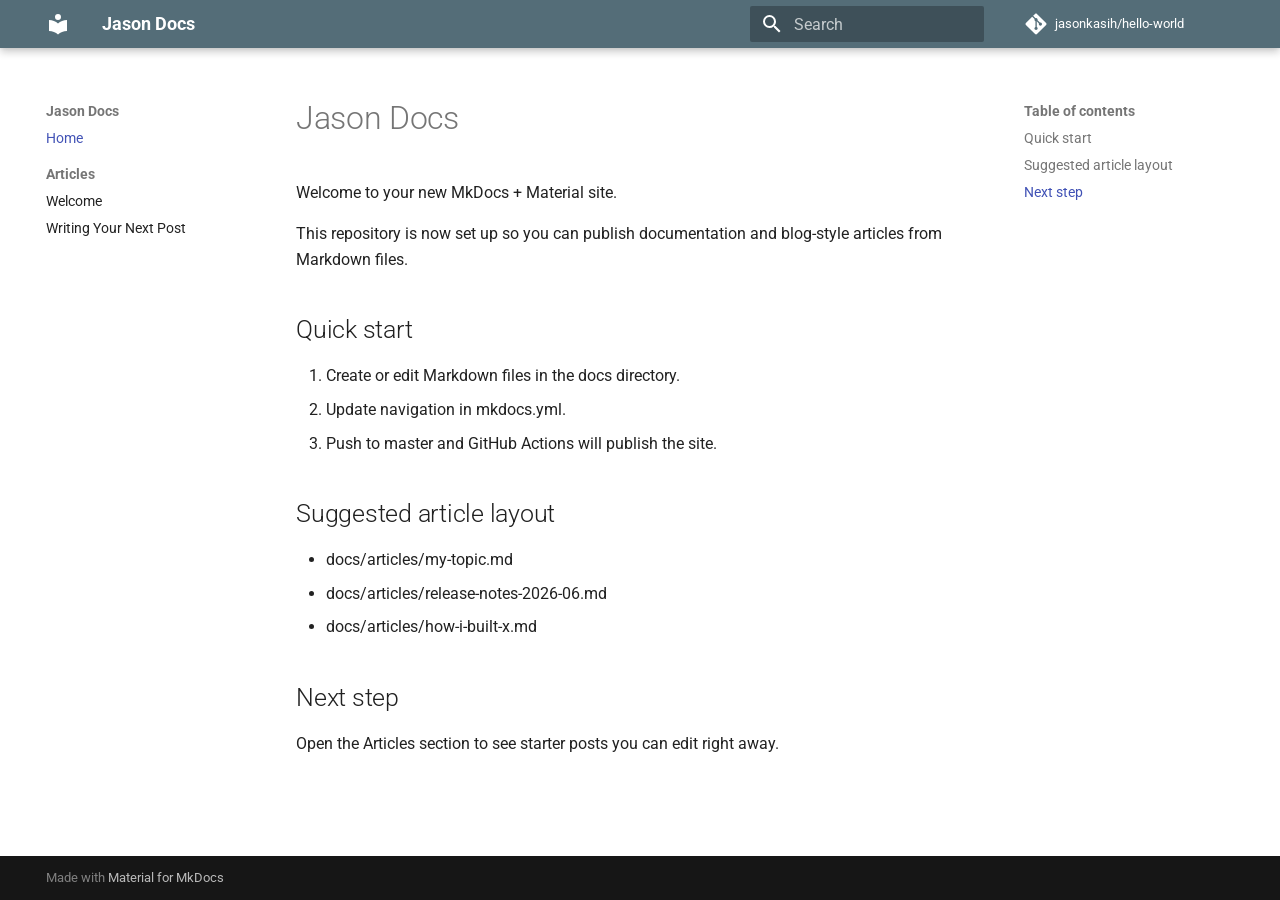
<file: index.html>
<!doctype html>
<html lang="en" class="no-js">
  <head>
    
      <meta charset="utf-8">
      <meta name="viewport" content="width=device-width,initial-scale=1">
      
        <meta name="description" content="Blog and documentation powered by MkDocs Material">
      
      
      
        <link rel="canonical" href="https://jasonkasih.github.io/hello-world/">
      
      
      
        <link rel="next" href="articles/welcome/">
      
      
        
      
      
      <link rel="icon" href="assets/images/favicon.png">
      <meta name="generator" content="mkdocs-1.6.1, mkdocs-material-9.7.6">
    
    
      
        <title>Jason Docs</title>
      
    
    
      <link rel="stylesheet" href="assets/stylesheets/main.484c7ddc.min.css">
      
        
        <link rel="stylesheet" href="assets/stylesheets/palette.ab4e12ef.min.css">
      
      


    
    
      
    
    
      
        
        
        <link rel="preconnect" href="https://fonts.gstatic.com" crossorigin>
        <link rel="stylesheet" href="https://fonts.googleapis.com/css?family=Roboto:300,300i,400,400i,700,700i%7CRoboto+Mono:400,400i,700,700i&display=fallback">
        <style>:root{--md-text-font:"Roboto";--md-code-font:"Roboto Mono"}</style>
      
    
    
    <script>__md_scope=new URL(".",location),__md_hash=e=>[...e].reduce(((e,_)=>(e<<5)-e+_.charCodeAt(0)),0),__md_get=(e,_=localStorage,t=__md_scope)=>JSON.parse(_.getItem(t.pathname+"."+e)),__md_set=(e,_,t=localStorage,a=__md_scope)=>{try{t.setItem(a.pathname+"."+e,JSON.stringify(_))}catch(e){}}</script>
    
      

    
    
  </head>
  
  
    
    
      
    
    
    
    
    <body dir="ltr" data-md-color-scheme="default" data-md-color-primary="blue-grey" data-md-color-accent="deep-orange">
  
    
    <input class="md-toggle" data-md-toggle="drawer" type="checkbox" id="__drawer" autocomplete="off">
    <input class="md-toggle" data-md-toggle="search" type="checkbox" id="__search" autocomplete="off">
    <label class="md-overlay" for="__drawer"></label>
    <div data-md-component="skip">
      
        
        <a href="#jason-docs" class="md-skip">
          Skip to content
        </a>
      
    </div>
    <div data-md-component="announce">
      
    </div>
    
    
      

  

<header class="md-header md-header--shadow" data-md-component="header">
  <nav class="md-header__inner md-grid" aria-label="Header">
    <a href="." title="Jason Docs" class="md-header__button md-logo" aria-label="Jason Docs" data-md-component="logo">
      
  
  <svg xmlns="http://www.w3.org/2000/svg" viewBox="0 0 24 24"><path d="M12 8a3 3 0 0 0 3-3 3 3 0 0 0-3-3 3 3 0 0 0-3 3 3 3 0 0 0 3 3m0 3.54C9.64 9.35 6.5 8 3 8v11c3.5 0 6.64 1.35 9 3.54 2.36-2.19 5.5-3.54 9-3.54V8c-3.5 0-6.64 1.35-9 3.54"/></svg>

    </a>
    <label class="md-header__button md-icon" for="__drawer">
      
      <svg xmlns="http://www.w3.org/2000/svg" viewBox="0 0 24 24"><path d="M3 6h18v2H3zm0 5h18v2H3zm0 5h18v2H3z"/></svg>
    </label>
    <div class="md-header__title" data-md-component="header-title">
      <div class="md-header__ellipsis">
        <div class="md-header__topic">
          <span class="md-ellipsis">
            Jason Docs
          </span>
        </div>
        <div class="md-header__topic" data-md-component="header-topic">
          <span class="md-ellipsis">
            
              Home
            
          </span>
        </div>
      </div>
    </div>
    
      
        <form class="md-header__option" data-md-component="palette">
  
    
    
    
    <input class="md-option" data-md-color-media="" data-md-color-scheme="default" data-md-color-primary="blue-grey" data-md-color-accent="deep-orange"  aria-hidden="true"  type="radio" name="__palette" id="__palette_0">
    
  
</form>
      
    
    
      <script>var palette=__md_get("__palette");if(palette&&palette.color){if("(prefers-color-scheme)"===palette.color.media){var media=matchMedia("(prefers-color-scheme: light)"),input=document.querySelector(media.matches?"[data-md-color-media='(prefers-color-scheme: light)']":"[data-md-color-media='(prefers-color-scheme: dark)']");palette.color.media=input.getAttribute("data-md-color-media"),palette.color.scheme=input.getAttribute("data-md-color-scheme"),palette.color.primary=input.getAttribute("data-md-color-primary"),palette.color.accent=input.getAttribute("data-md-color-accent")}for(var[key,value]of Object.entries(palette.color))document.body.setAttribute("data-md-color-"+key,value)}</script>
    
    
    
      
      
        <label class="md-header__button md-icon" for="__search">
          
          <svg xmlns="http://www.w3.org/2000/svg" viewBox="0 0 24 24"><path d="M9.5 3A6.5 6.5 0 0 1 16 9.5c0 1.61-.59 3.09-1.56 4.23l.27.27h.79l5 5-1.5 1.5-5-5v-.79l-.27-.27A6.52 6.52 0 0 1 9.5 16 6.5 6.5 0 0 1 3 9.5 6.5 6.5 0 0 1 9.5 3m0 2C7 5 5 7 5 9.5S7 14 9.5 14 14 12 14 9.5 12 5 9.5 5"/></svg>
        </label>
        <div class="md-search" data-md-component="search" role="dialog">
  <label class="md-search__overlay" for="__search"></label>
  <div class="md-search__inner" role="search">
    <form class="md-search__form" name="search">
      <input type="text" class="md-search__input" name="query" aria-label="Search" placeholder="Search" autocapitalize="off" autocorrect="off" autocomplete="off" spellcheck="false" data-md-component="search-query" required>
      <label class="md-search__icon md-icon" for="__search">
        
        <svg xmlns="http://www.w3.org/2000/svg" viewBox="0 0 24 24"><path d="M9.5 3A6.5 6.5 0 0 1 16 9.5c0 1.61-.59 3.09-1.56 4.23l.27.27h.79l5 5-1.5 1.5-5-5v-.79l-.27-.27A6.52 6.52 0 0 1 9.5 16 6.5 6.5 0 0 1 3 9.5 6.5 6.5 0 0 1 9.5 3m0 2C7 5 5 7 5 9.5S7 14 9.5 14 14 12 14 9.5 12 5 9.5 5"/></svg>
        
        <svg xmlns="http://www.w3.org/2000/svg" viewBox="0 0 24 24"><path d="M20 11v2H8l5.5 5.5-1.42 1.42L4.16 12l7.92-7.92L13.5 5.5 8 11z"/></svg>
      </label>
      <nav class="md-search__options" aria-label="Search">
        
        <button type="reset" class="md-search__icon md-icon" title="Clear" aria-label="Clear" tabindex="-1">
          
          <svg xmlns="http://www.w3.org/2000/svg" viewBox="0 0 24 24"><path d="M19 6.41 17.59 5 12 10.59 6.41 5 5 6.41 10.59 12 5 17.59 6.41 19 12 13.41 17.59 19 19 17.59 13.41 12z"/></svg>
        </button>
      </nav>
      
        <div class="md-search__suggest" data-md-component="search-suggest"></div>
      
    </form>
    <div class="md-search__output">
      <div class="md-search__scrollwrap" tabindex="0" data-md-scrollfix>
        <div class="md-search-result" data-md-component="search-result">
          <div class="md-search-result__meta">
            Initializing search
          </div>
          <ol class="md-search-result__list" role="presentation"></ol>
        </div>
      </div>
    </div>
  </div>
</div>
      
    
    
      <div class="md-header__source">
        <a href="https://github.com/jasonkasih/hello-world" title="Go to repository" class="md-source" data-md-component="source">
  <div class="md-source__icon md-icon">
    
    <svg xmlns="http://www.w3.org/2000/svg" viewBox="0 0 448 512"><!--! Font Awesome Free 7.1.0 by @fontawesome - https://fontawesome.com License - https://fontawesome.com/license/free (Icons: CC BY 4.0, Fonts: SIL OFL 1.1, Code: MIT License) Copyright 2025 Fonticons, Inc.--><path d="M439.6 236.1 244 40.5c-5.4-5.5-12.8-8.5-20.4-8.5s-15 3-20.4 8.4L162.5 81l51.5 51.5c27.1-9.1 52.7 16.8 43.4 43.7l49.7 49.7c34.2-11.8 61.2 31 35.5 56.7-26.5 26.5-70.2-2.9-56-37.3L240.3 199v121.9c25.3 12.5 22.3 41.8 9.1 55-6.4 6.4-15.2 10.1-24.3 10.1s-17.8-3.6-24.3-10.1c-17.6-17.6-11.1-46.9 11.2-56v-123c-20.8-8.5-24.6-30.7-18.6-45L142.6 101 8.5 235.1C3 240.6 0 247.9 0 255.5s3 15 8.5 20.4l195.6 195.7c5.4 5.4 12.7 8.4 20.4 8.4s15-3 20.4-8.4l194.7-194.7c5.4-5.4 8.4-12.8 8.4-20.4s-3-15-8.4-20.4"/></svg>
  </div>
  <div class="md-source__repository">
    jasonkasih/hello-world
  </div>
</a>
      </div>
    
  </nav>
  
</header>
    
    <div class="md-container" data-md-component="container">
      
      
        
          
        
      
      <main class="md-main" data-md-component="main">
        <div class="md-main__inner md-grid">
          
            
              
              <div class="md-sidebar md-sidebar--primary" data-md-component="sidebar" data-md-type="navigation" >
                <div class="md-sidebar__scrollwrap">
                  <div class="md-sidebar__inner">
                    



<nav class="md-nav md-nav--primary" aria-label="Navigation" data-md-level="0">
  <label class="md-nav__title" for="__drawer">
    <a href="." title="Jason Docs" class="md-nav__button md-logo" aria-label="Jason Docs" data-md-component="logo">
      
  
  <svg xmlns="http://www.w3.org/2000/svg" viewBox="0 0 24 24"><path d="M12 8a3 3 0 0 0 3-3 3 3 0 0 0-3-3 3 3 0 0 0-3 3 3 3 0 0 0 3 3m0 3.54C9.64 9.35 6.5 8 3 8v11c3.5 0 6.64 1.35 9 3.54 2.36-2.19 5.5-3.54 9-3.54V8c-3.5 0-6.64 1.35-9 3.54"/></svg>

    </a>
    Jason Docs
  </label>
  
    <div class="md-nav__source">
      <a href="https://github.com/jasonkasih/hello-world" title="Go to repository" class="md-source" data-md-component="source">
  <div class="md-source__icon md-icon">
    
    <svg xmlns="http://www.w3.org/2000/svg" viewBox="0 0 448 512"><!--! Font Awesome Free 7.1.0 by @fontawesome - https://fontawesome.com License - https://fontawesome.com/license/free (Icons: CC BY 4.0, Fonts: SIL OFL 1.1, Code: MIT License) Copyright 2025 Fonticons, Inc.--><path d="M439.6 236.1 244 40.5c-5.4-5.5-12.8-8.5-20.4-8.5s-15 3-20.4 8.4L162.5 81l51.5 51.5c27.1-9.1 52.7 16.8 43.4 43.7l49.7 49.7c34.2-11.8 61.2 31 35.5 56.7-26.5 26.5-70.2-2.9-56-37.3L240.3 199v121.9c25.3 12.5 22.3 41.8 9.1 55-6.4 6.4-15.2 10.1-24.3 10.1s-17.8-3.6-24.3-10.1c-17.6-17.6-11.1-46.9 11.2-56v-123c-20.8-8.5-24.6-30.7-18.6-45L142.6 101 8.5 235.1C3 240.6 0 247.9 0 255.5s3 15 8.5 20.4l195.6 195.7c5.4 5.4 12.7 8.4 20.4 8.4s15-3 20.4-8.4l194.7-194.7c5.4-5.4 8.4-12.8 8.4-20.4s-3-15-8.4-20.4"/></svg>
  </div>
  <div class="md-source__repository">
    jasonkasih/hello-world
  </div>
</a>
    </div>
  
  <ul class="md-nav__list" data-md-scrollfix>
    
      
      
  
  
    
  
  
  
    <li class="md-nav__item md-nav__item--active">
      
      <input class="md-nav__toggle md-toggle" type="checkbox" id="__toc">
      
      
        
      
      
        <label class="md-nav__link md-nav__link--active" for="__toc">
          
  
  
  <span class="md-ellipsis">
    
  
    Home
  

    
  </span>
  
  

          <span class="md-nav__icon md-icon"></span>
        </label>
      
      <a href="." class="md-nav__link md-nav__link--active">
        
  
  
  <span class="md-ellipsis">
    
  
    Home
  

    
  </span>
  
  

      </a>
      
        

<nav class="md-nav md-nav--secondary" aria-label="Table of contents">
  
  
  
    
  
  
    <label class="md-nav__title" for="__toc">
      <span class="md-nav__icon md-icon"></span>
      Table of contents
    </label>
    <ul class="md-nav__list" data-md-component="toc" data-md-scrollfix>
      
        <li class="md-nav__item">
  <a href="#quick-start" class="md-nav__link">
    <span class="md-ellipsis">
      
        Quick start
      
    </span>
  </a>
  
</li>
      
        <li class="md-nav__item">
  <a href="#suggested-article-layout" class="md-nav__link">
    <span class="md-ellipsis">
      
        Suggested article layout
      
    </span>
  </a>
  
</li>
      
        <li class="md-nav__item">
  <a href="#next-step" class="md-nav__link">
    <span class="md-ellipsis">
      
        Next step
      
    </span>
  </a>
  
</li>
      
    </ul>
  
</nav>
      
    </li>
  

    
      
      
  
  
  
  
    
    
    
    
      
        
        
      
    
    
    <li class="md-nav__item md-nav__item--section md-nav__item--nested">
      
        
        
        <input class="md-nav__toggle md-toggle " type="checkbox" id="__nav_2" >
        
          
          <label class="md-nav__link" for="__nav_2" id="__nav_2_label" tabindex="">
            
  
  
  <span class="md-ellipsis">
    
  
    Articles
  

    
  </span>
  
  

            <span class="md-nav__icon md-icon"></span>
          </label>
        
        <nav class="md-nav" data-md-level="1" aria-labelledby="__nav_2_label" aria-expanded="false">
          <label class="md-nav__title" for="__nav_2">
            <span class="md-nav__icon md-icon"></span>
            
  
    Articles
  

          </label>
          <ul class="md-nav__list" data-md-scrollfix>
            
              
                
  
  
  
  
    <li class="md-nav__item">
      <a href="articles/welcome/" class="md-nav__link">
        
  
  
  <span class="md-ellipsis">
    
  
    Welcome
  

    
  </span>
  
  

      </a>
    </li>
  

              
            
              
                
  
  
  
  
    <li class="md-nav__item">
      <a href="articles/writing-your-next-post/" class="md-nav__link">
        
  
  
  <span class="md-ellipsis">
    
  
    Writing Your Next Post
  

    
  </span>
  
  

      </a>
    </li>
  

              
            
          </ul>
        </nav>
      
    </li>
  

    
  </ul>
</nav>
                  </div>
                </div>
              </div>
            
            
              
              <div class="md-sidebar md-sidebar--secondary" data-md-component="sidebar" data-md-type="toc" >
                <div class="md-sidebar__scrollwrap">
                  <div class="md-sidebar__inner">
                    

<nav class="md-nav md-nav--secondary" aria-label="Table of contents">
  
  
  
    
  
  
    <label class="md-nav__title" for="__toc">
      <span class="md-nav__icon md-icon"></span>
      Table of contents
    </label>
    <ul class="md-nav__list" data-md-component="toc" data-md-scrollfix>
      
        <li class="md-nav__item">
  <a href="#quick-start" class="md-nav__link">
    <span class="md-ellipsis">
      
        Quick start
      
    </span>
  </a>
  
</li>
      
        <li class="md-nav__item">
  <a href="#suggested-article-layout" class="md-nav__link">
    <span class="md-ellipsis">
      
        Suggested article layout
      
    </span>
  </a>
  
</li>
      
        <li class="md-nav__item">
  <a href="#next-step" class="md-nav__link">
    <span class="md-ellipsis">
      
        Next step
      
    </span>
  </a>
  
</li>
      
    </ul>
  
</nav>
                  </div>
                </div>
              </div>
            
          
          
            <div class="md-content" data-md-component="content">
              
              <article class="md-content__inner md-typeset">
                
                  


  
  


<h1 id="jason-docs">Jason Docs<a class="headerlink" href="#jason-docs" title="Permanent link">&para;</a></h1>
<p>Welcome to your new MkDocs + Material site.</p>
<p>This repository is now set up so you can publish documentation and blog-style articles from Markdown files.</p>
<h2 id="quick-start">Quick start<a class="headerlink" href="#quick-start" title="Permanent link">&para;</a></h2>
<ol>
<li>Create or edit Markdown files in the docs directory.</li>
<li>Update navigation in mkdocs.yml.</li>
<li>Push to master and GitHub Actions will publish the site.</li>
</ol>
<h2 id="suggested-article-layout">Suggested article layout<a class="headerlink" href="#suggested-article-layout" title="Permanent link">&para;</a></h2>
<ul>
<li>docs/articles/my-topic.md</li>
<li>docs/articles/release-notes-2026-06.md</li>
<li>docs/articles/how-i-built-x.md</li>
</ul>
<h2 id="next-step">Next step<a class="headerlink" href="#next-step" title="Permanent link">&para;</a></h2>
<p>Open the Articles section to see starter posts you can edit right away.</p>












                
              </article>
            </div>
          
          
<script>var target=document.getElementById(location.hash.slice(1));target&&target.name&&(target.checked=target.name.startsWith("__tabbed_"))</script>
        </div>
        
          <button type="button" class="md-top md-icon" data-md-component="top" hidden>
  
  <svg xmlns="http://www.w3.org/2000/svg" viewBox="0 0 24 24"><path d="M13 20h-2V8l-5.5 5.5-1.42-1.42L12 4.16l7.92 7.92-1.42 1.42L13 8z"/></svg>
  Back to top
</button>
        
      </main>
      
        <footer class="md-footer">
  
  <div class="md-footer-meta md-typeset">
    <div class="md-footer-meta__inner md-grid">
      <div class="md-copyright">
  
  
    Made with
    <a href="https://squidfunk.github.io/mkdocs-material/" target="_blank" rel="noopener">
      Material for MkDocs
    </a>
  
</div>
      
    </div>
  </div>
</footer>
      
    </div>
    <div class="md-dialog" data-md-component="dialog">
      <div class="md-dialog__inner md-typeset"></div>
    </div>
    
    
    
      
      
      <script id="__config" type="application/json">{"annotate": null, "base": ".", "features": ["navigation.instant", "navigation.sections", "navigation.top", "search.suggest", "search.highlight", "content.code.copy"], "search": "assets/javascripts/workers/search.2c215733.min.js", "tags": null, "translations": {"clipboard.copied": "Copied to clipboard", "clipboard.copy": "Copy to clipboard", "search.result.more.one": "1 more on this page", "search.result.more.other": "# more on this page", "search.result.none": "No matching documents", "search.result.one": "1 matching document", "search.result.other": "# matching documents", "search.result.placeholder": "Type to start searching", "search.result.term.missing": "Missing", "select.version": "Select version"}, "version": null}</script>
    
    
      <script src="assets/javascripts/bundle.79ae519e.min.js"></script>
      
    
  </body>
</html>
</file>
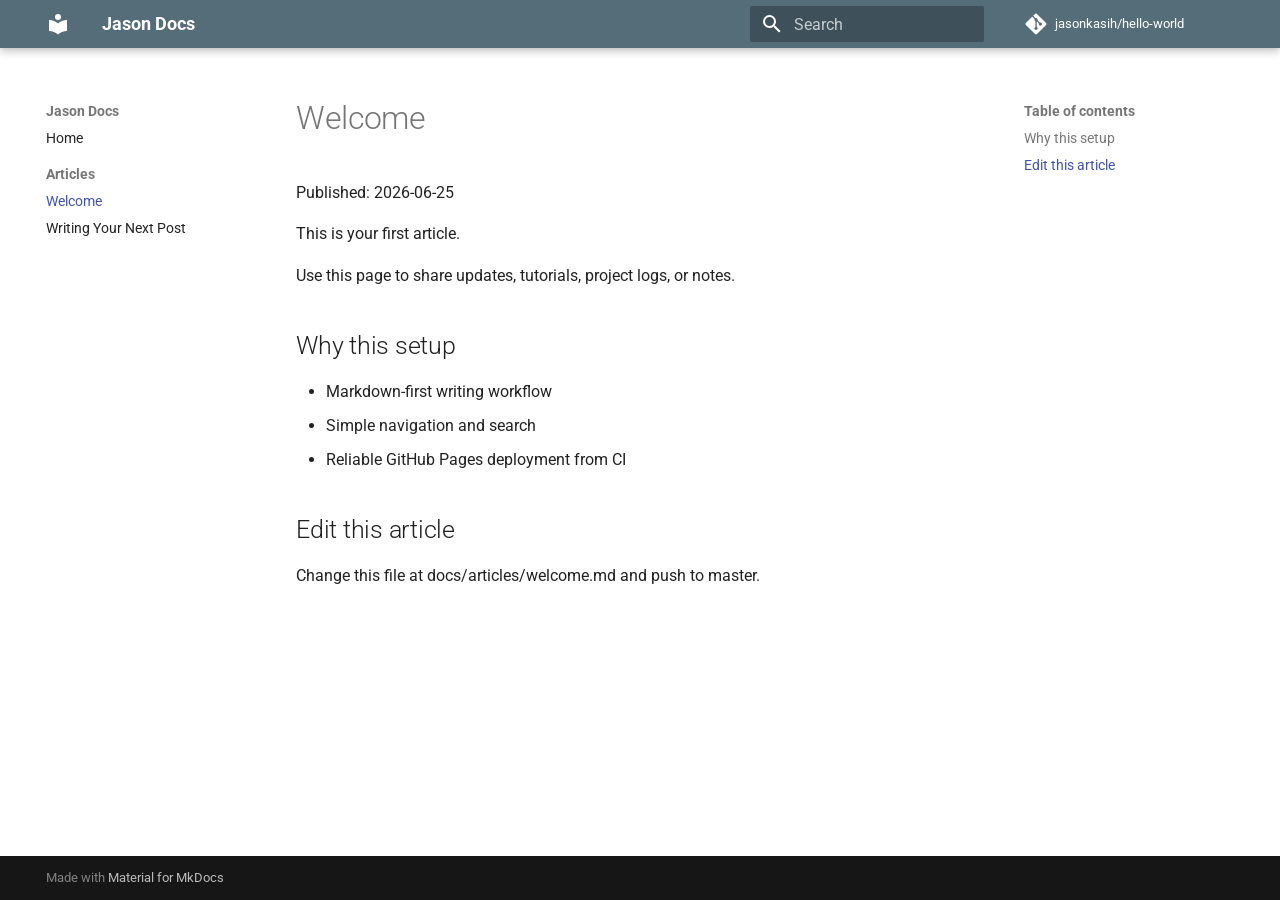
<file: articles/welcome/index.html>
<!doctype html>
<html lang="en" class="no-js">
  <head>
    
      <meta charset="utf-8">
      <meta name="viewport" content="width=device-width,initial-scale=1">
      
        <meta name="description" content="Blog and documentation powered by MkDocs Material">
      
      
      
        <link rel="canonical" href="https://jasonkasih.github.io/hello-world/articles/welcome/">
      
      
        <link rel="prev" href="../..">
      
      
        <link rel="next" href="../writing-your-next-post/">
      
      
        
      
      
      <link rel="icon" href="../../assets/images/favicon.png">
      <meta name="generator" content="mkdocs-1.6.1, mkdocs-material-9.7.6">
    
    
      
        <title>Welcome - Jason Docs</title>
      
    
    
      <link rel="stylesheet" href="../../assets/stylesheets/main.484c7ddc.min.css">
      
        
        <link rel="stylesheet" href="../../assets/stylesheets/palette.ab4e12ef.min.css">
      
      


    
    
      
    
    
      
        
        
        <link rel="preconnect" href="https://fonts.gstatic.com" crossorigin>
        <link rel="stylesheet" href="https://fonts.googleapis.com/css?family=Roboto:300,300i,400,400i,700,700i%7CRoboto+Mono:400,400i,700,700i&display=fallback">
        <style>:root{--md-text-font:"Roboto";--md-code-font:"Roboto Mono"}</style>
      
    
    
    <script>__md_scope=new URL("../..",location),__md_hash=e=>[...e].reduce(((e,_)=>(e<<5)-e+_.charCodeAt(0)),0),__md_get=(e,_=localStorage,t=__md_scope)=>JSON.parse(_.getItem(t.pathname+"."+e)),__md_set=(e,_,t=localStorage,a=__md_scope)=>{try{t.setItem(a.pathname+"."+e,JSON.stringify(_))}catch(e){}}</script>
    
      

    
    
  </head>
  
  
    
    
      
    
    
    
    
    <body dir="ltr" data-md-color-scheme="default" data-md-color-primary="blue-grey" data-md-color-accent="deep-orange">
  
    
    <input class="md-toggle" data-md-toggle="drawer" type="checkbox" id="__drawer" autocomplete="off">
    <input class="md-toggle" data-md-toggle="search" type="checkbox" id="__search" autocomplete="off">
    <label class="md-overlay" for="__drawer"></label>
    <div data-md-component="skip">
      
        
        <a href="#welcome" class="md-skip">
          Skip to content
        </a>
      
    </div>
    <div data-md-component="announce">
      
    </div>
    
    
      

  

<header class="md-header md-header--shadow" data-md-component="header">
  <nav class="md-header__inner md-grid" aria-label="Header">
    <a href="../.." title="Jason Docs" class="md-header__button md-logo" aria-label="Jason Docs" data-md-component="logo">
      
  
  <svg xmlns="http://www.w3.org/2000/svg" viewBox="0 0 24 24"><path d="M12 8a3 3 0 0 0 3-3 3 3 0 0 0-3-3 3 3 0 0 0-3 3 3 3 0 0 0 3 3m0 3.54C9.64 9.35 6.5 8 3 8v11c3.5 0 6.64 1.35 9 3.54 2.36-2.19 5.5-3.54 9-3.54V8c-3.5 0-6.64 1.35-9 3.54"/></svg>

    </a>
    <label class="md-header__button md-icon" for="__drawer">
      
      <svg xmlns="http://www.w3.org/2000/svg" viewBox="0 0 24 24"><path d="M3 6h18v2H3zm0 5h18v2H3zm0 5h18v2H3z"/></svg>
    </label>
    <div class="md-header__title" data-md-component="header-title">
      <div class="md-header__ellipsis">
        <div class="md-header__topic">
          <span class="md-ellipsis">
            Jason Docs
          </span>
        </div>
        <div class="md-header__topic" data-md-component="header-topic">
          <span class="md-ellipsis">
            
              Welcome
            
          </span>
        </div>
      </div>
    </div>
    
      
        <form class="md-header__option" data-md-component="palette">
  
    
    
    
    <input class="md-option" data-md-color-media="" data-md-color-scheme="default" data-md-color-primary="blue-grey" data-md-color-accent="deep-orange"  aria-hidden="true"  type="radio" name="__palette" id="__palette_0">
    
  
</form>
      
    
    
      <script>var palette=__md_get("__palette");if(palette&&palette.color){if("(prefers-color-scheme)"===palette.color.media){var media=matchMedia("(prefers-color-scheme: light)"),input=document.querySelector(media.matches?"[data-md-color-media='(prefers-color-scheme: light)']":"[data-md-color-media='(prefers-color-scheme: dark)']");palette.color.media=input.getAttribute("data-md-color-media"),palette.color.scheme=input.getAttribute("data-md-color-scheme"),palette.color.primary=input.getAttribute("data-md-color-primary"),palette.color.accent=input.getAttribute("data-md-color-accent")}for(var[key,value]of Object.entries(palette.color))document.body.setAttribute("data-md-color-"+key,value)}</script>
    
    
    
      
      
        <label class="md-header__button md-icon" for="__search">
          
          <svg xmlns="http://www.w3.org/2000/svg" viewBox="0 0 24 24"><path d="M9.5 3A6.5 6.5 0 0 1 16 9.5c0 1.61-.59 3.09-1.56 4.23l.27.27h.79l5 5-1.5 1.5-5-5v-.79l-.27-.27A6.52 6.52 0 0 1 9.5 16 6.5 6.5 0 0 1 3 9.5 6.5 6.5 0 0 1 9.5 3m0 2C7 5 5 7 5 9.5S7 14 9.5 14 14 12 14 9.5 12 5 9.5 5"/></svg>
        </label>
        <div class="md-search" data-md-component="search" role="dialog">
  <label class="md-search__overlay" for="__search"></label>
  <div class="md-search__inner" role="search">
    <form class="md-search__form" name="search">
      <input type="text" class="md-search__input" name="query" aria-label="Search" placeholder="Search" autocapitalize="off" autocorrect="off" autocomplete="off" spellcheck="false" data-md-component="search-query" required>
      <label class="md-search__icon md-icon" for="__search">
        
        <svg xmlns="http://www.w3.org/2000/svg" viewBox="0 0 24 24"><path d="M9.5 3A6.5 6.5 0 0 1 16 9.5c0 1.61-.59 3.09-1.56 4.23l.27.27h.79l5 5-1.5 1.5-5-5v-.79l-.27-.27A6.52 6.52 0 0 1 9.5 16 6.5 6.5 0 0 1 3 9.5 6.5 6.5 0 0 1 9.5 3m0 2C7 5 5 7 5 9.5S7 14 9.5 14 14 12 14 9.5 12 5 9.5 5"/></svg>
        
        <svg xmlns="http://www.w3.org/2000/svg" viewBox="0 0 24 24"><path d="M20 11v2H8l5.5 5.5-1.42 1.42L4.16 12l7.92-7.92L13.5 5.5 8 11z"/></svg>
      </label>
      <nav class="md-search__options" aria-label="Search">
        
        <button type="reset" class="md-search__icon md-icon" title="Clear" aria-label="Clear" tabindex="-1">
          
          <svg xmlns="http://www.w3.org/2000/svg" viewBox="0 0 24 24"><path d="M19 6.41 17.59 5 12 10.59 6.41 5 5 6.41 10.59 12 5 17.59 6.41 19 12 13.41 17.59 19 19 17.59 13.41 12z"/></svg>
        </button>
      </nav>
      
        <div class="md-search__suggest" data-md-component="search-suggest"></div>
      
    </form>
    <div class="md-search__output">
      <div class="md-search__scrollwrap" tabindex="0" data-md-scrollfix>
        <div class="md-search-result" data-md-component="search-result">
          <div class="md-search-result__meta">
            Initializing search
          </div>
          <ol class="md-search-result__list" role="presentation"></ol>
        </div>
      </div>
    </div>
  </div>
</div>
      
    
    
      <div class="md-header__source">
        <a href="https://github.com/jasonkasih/hello-world" title="Go to repository" class="md-source" data-md-component="source">
  <div class="md-source__icon md-icon">
    
    <svg xmlns="http://www.w3.org/2000/svg" viewBox="0 0 448 512"><!--! Font Awesome Free 7.1.0 by @fontawesome - https://fontawesome.com License - https://fontawesome.com/license/free (Icons: CC BY 4.0, Fonts: SIL OFL 1.1, Code: MIT License) Copyright 2025 Fonticons, Inc.--><path d="M439.6 236.1 244 40.5c-5.4-5.5-12.8-8.5-20.4-8.5s-15 3-20.4 8.4L162.5 81l51.5 51.5c27.1-9.1 52.7 16.8 43.4 43.7l49.7 49.7c34.2-11.8 61.2 31 35.5 56.7-26.5 26.5-70.2-2.9-56-37.3L240.3 199v121.9c25.3 12.5 22.3 41.8 9.1 55-6.4 6.4-15.2 10.1-24.3 10.1s-17.8-3.6-24.3-10.1c-17.6-17.6-11.1-46.9 11.2-56v-123c-20.8-8.5-24.6-30.7-18.6-45L142.6 101 8.5 235.1C3 240.6 0 247.9 0 255.5s3 15 8.5 20.4l195.6 195.7c5.4 5.4 12.7 8.4 20.4 8.4s15-3 20.4-8.4l194.7-194.7c5.4-5.4 8.4-12.8 8.4-20.4s-3-15-8.4-20.4"/></svg>
  </div>
  <div class="md-source__repository">
    jasonkasih/hello-world
  </div>
</a>
      </div>
    
  </nav>
  
</header>
    
    <div class="md-container" data-md-component="container">
      
      
        
          
        
      
      <main class="md-main" data-md-component="main">
        <div class="md-main__inner md-grid">
          
            
              
              <div class="md-sidebar md-sidebar--primary" data-md-component="sidebar" data-md-type="navigation" >
                <div class="md-sidebar__scrollwrap">
                  <div class="md-sidebar__inner">
                    



<nav class="md-nav md-nav--primary" aria-label="Navigation" data-md-level="0">
  <label class="md-nav__title" for="__drawer">
    <a href="../.." title="Jason Docs" class="md-nav__button md-logo" aria-label="Jason Docs" data-md-component="logo">
      
  
  <svg xmlns="http://www.w3.org/2000/svg" viewBox="0 0 24 24"><path d="M12 8a3 3 0 0 0 3-3 3 3 0 0 0-3-3 3 3 0 0 0-3 3 3 3 0 0 0 3 3m0 3.54C9.64 9.35 6.5 8 3 8v11c3.5 0 6.64 1.35 9 3.54 2.36-2.19 5.5-3.54 9-3.54V8c-3.5 0-6.64 1.35-9 3.54"/></svg>

    </a>
    Jason Docs
  </label>
  
    <div class="md-nav__source">
      <a href="https://github.com/jasonkasih/hello-world" title="Go to repository" class="md-source" data-md-component="source">
  <div class="md-source__icon md-icon">
    
    <svg xmlns="http://www.w3.org/2000/svg" viewBox="0 0 448 512"><!--! Font Awesome Free 7.1.0 by @fontawesome - https://fontawesome.com License - https://fontawesome.com/license/free (Icons: CC BY 4.0, Fonts: SIL OFL 1.1, Code: MIT License) Copyright 2025 Fonticons, Inc.--><path d="M439.6 236.1 244 40.5c-5.4-5.5-12.8-8.5-20.4-8.5s-15 3-20.4 8.4L162.5 81l51.5 51.5c27.1-9.1 52.7 16.8 43.4 43.7l49.7 49.7c34.2-11.8 61.2 31 35.5 56.7-26.5 26.5-70.2-2.9-56-37.3L240.3 199v121.9c25.3 12.5 22.3 41.8 9.1 55-6.4 6.4-15.2 10.1-24.3 10.1s-17.8-3.6-24.3-10.1c-17.6-17.6-11.1-46.9 11.2-56v-123c-20.8-8.5-24.6-30.7-18.6-45L142.6 101 8.5 235.1C3 240.6 0 247.9 0 255.5s3 15 8.5 20.4l195.6 195.7c5.4 5.4 12.7 8.4 20.4 8.4s15-3 20.4-8.4l194.7-194.7c5.4-5.4 8.4-12.8 8.4-20.4s-3-15-8.4-20.4"/></svg>
  </div>
  <div class="md-source__repository">
    jasonkasih/hello-world
  </div>
</a>
    </div>
  
  <ul class="md-nav__list" data-md-scrollfix>
    
      
      
  
  
  
  
    <li class="md-nav__item">
      <a href="../.." class="md-nav__link">
        
  
  
  <span class="md-ellipsis">
    
  
    Home
  

    
  </span>
  
  

      </a>
    </li>
  

    
      
      
  
  
    
  
  
  
    
    
    
    
      
        
        
      
    
    
    <li class="md-nav__item md-nav__item--active md-nav__item--section md-nav__item--nested">
      
        
        
        <input class="md-nav__toggle md-toggle " type="checkbox" id="__nav_2" checked>
        
          
          <label class="md-nav__link" for="__nav_2" id="__nav_2_label" tabindex="">
            
  
  
  <span class="md-ellipsis">
    
  
    Articles
  

    
  </span>
  
  

            <span class="md-nav__icon md-icon"></span>
          </label>
        
        <nav class="md-nav" data-md-level="1" aria-labelledby="__nav_2_label" aria-expanded="true">
          <label class="md-nav__title" for="__nav_2">
            <span class="md-nav__icon md-icon"></span>
            
  
    Articles
  

          </label>
          <ul class="md-nav__list" data-md-scrollfix>
            
              
                
  
  
    
  
  
  
    <li class="md-nav__item md-nav__item--active">
      
      <input class="md-nav__toggle md-toggle" type="checkbox" id="__toc">
      
      
        
      
      
        <label class="md-nav__link md-nav__link--active" for="__toc">
          
  
  
  <span class="md-ellipsis">
    
  
    Welcome
  

    
  </span>
  
  

          <span class="md-nav__icon md-icon"></span>
        </label>
      
      <a href="./" class="md-nav__link md-nav__link--active">
        
  
  
  <span class="md-ellipsis">
    
  
    Welcome
  

    
  </span>
  
  

      </a>
      
        

<nav class="md-nav md-nav--secondary" aria-label="Table of contents">
  
  
  
    
  
  
    <label class="md-nav__title" for="__toc">
      <span class="md-nav__icon md-icon"></span>
      Table of contents
    </label>
    <ul class="md-nav__list" data-md-component="toc" data-md-scrollfix>
      
        <li class="md-nav__item">
  <a href="#why-this-setup" class="md-nav__link">
    <span class="md-ellipsis">
      
        Why this setup
      
    </span>
  </a>
  
</li>
      
        <li class="md-nav__item">
  <a href="#edit-this-article" class="md-nav__link">
    <span class="md-ellipsis">
      
        Edit this article
      
    </span>
  </a>
  
</li>
      
    </ul>
  
</nav>
      
    </li>
  

              
            
              
                
  
  
  
  
    <li class="md-nav__item">
      <a href="../writing-your-next-post/" class="md-nav__link">
        
  
  
  <span class="md-ellipsis">
    
  
    Writing Your Next Post
  

    
  </span>
  
  

      </a>
    </li>
  

              
            
          </ul>
        </nav>
      
    </li>
  

    
  </ul>
</nav>
                  </div>
                </div>
              </div>
            
            
              
              <div class="md-sidebar md-sidebar--secondary" data-md-component="sidebar" data-md-type="toc" >
                <div class="md-sidebar__scrollwrap">
                  <div class="md-sidebar__inner">
                    

<nav class="md-nav md-nav--secondary" aria-label="Table of contents">
  
  
  
    
  
  
    <label class="md-nav__title" for="__toc">
      <span class="md-nav__icon md-icon"></span>
      Table of contents
    </label>
    <ul class="md-nav__list" data-md-component="toc" data-md-scrollfix>
      
        <li class="md-nav__item">
  <a href="#why-this-setup" class="md-nav__link">
    <span class="md-ellipsis">
      
        Why this setup
      
    </span>
  </a>
  
</li>
      
        <li class="md-nav__item">
  <a href="#edit-this-article" class="md-nav__link">
    <span class="md-ellipsis">
      
        Edit this article
      
    </span>
  </a>
  
</li>
      
    </ul>
  
</nav>
                  </div>
                </div>
              </div>
            
          
          
            <div class="md-content" data-md-component="content">
              
              <article class="md-content__inner md-typeset">
                
                  


  
  


<h1 id="welcome">Welcome<a class="headerlink" href="#welcome" title="Permanent link">&para;</a></h1>
<p>Published: 2026-06-25</p>
<p>This is your first article.</p>
<p>Use this page to share updates, tutorials, project logs, or notes.</p>
<h2 id="why-this-setup">Why this setup<a class="headerlink" href="#why-this-setup" title="Permanent link">&para;</a></h2>
<ul>
<li>Markdown-first writing workflow</li>
<li>Simple navigation and search</li>
<li>Reliable GitHub Pages deployment from CI</li>
</ul>
<h2 id="edit-this-article">Edit this article<a class="headerlink" href="#edit-this-article" title="Permanent link">&para;</a></h2>
<p>Change this file at docs/articles/welcome.md and push to master.</p>












                
              </article>
            </div>
          
          
<script>var target=document.getElementById(location.hash.slice(1));target&&target.name&&(target.checked=target.name.startsWith("__tabbed_"))</script>
        </div>
        
          <button type="button" class="md-top md-icon" data-md-component="top" hidden>
  
  <svg xmlns="http://www.w3.org/2000/svg" viewBox="0 0 24 24"><path d="M13 20h-2V8l-5.5 5.5-1.42-1.42L12 4.16l7.92 7.92-1.42 1.42L13 8z"/></svg>
  Back to top
</button>
        
      </main>
      
        <footer class="md-footer">
  
  <div class="md-footer-meta md-typeset">
    <div class="md-footer-meta__inner md-grid">
      <div class="md-copyright">
  
  
    Made with
    <a href="https://squidfunk.github.io/mkdocs-material/" target="_blank" rel="noopener">
      Material for MkDocs
    </a>
  
</div>
      
    </div>
  </div>
</footer>
      
    </div>
    <div class="md-dialog" data-md-component="dialog">
      <div class="md-dialog__inner md-typeset"></div>
    </div>
    
    
    
      
      
      <script id="__config" type="application/json">{"annotate": null, "base": "../..", "features": ["navigation.instant", "navigation.sections", "navigation.top", "search.suggest", "search.highlight", "content.code.copy"], "search": "../../assets/javascripts/workers/search.2c215733.min.js", "tags": null, "translations": {"clipboard.copied": "Copied to clipboard", "clipboard.copy": "Copy to clipboard", "search.result.more.one": "1 more on this page", "search.result.more.other": "# more on this page", "search.result.none": "No matching documents", "search.result.one": "1 matching document", "search.result.other": "# matching documents", "search.result.placeholder": "Type to start searching", "search.result.term.missing": "Missing", "select.version": "Select version"}, "version": null}</script>
    
    
      <script src="../../assets/javascripts/bundle.79ae519e.min.js"></script>
      
    
  </body>
</html>
</file>
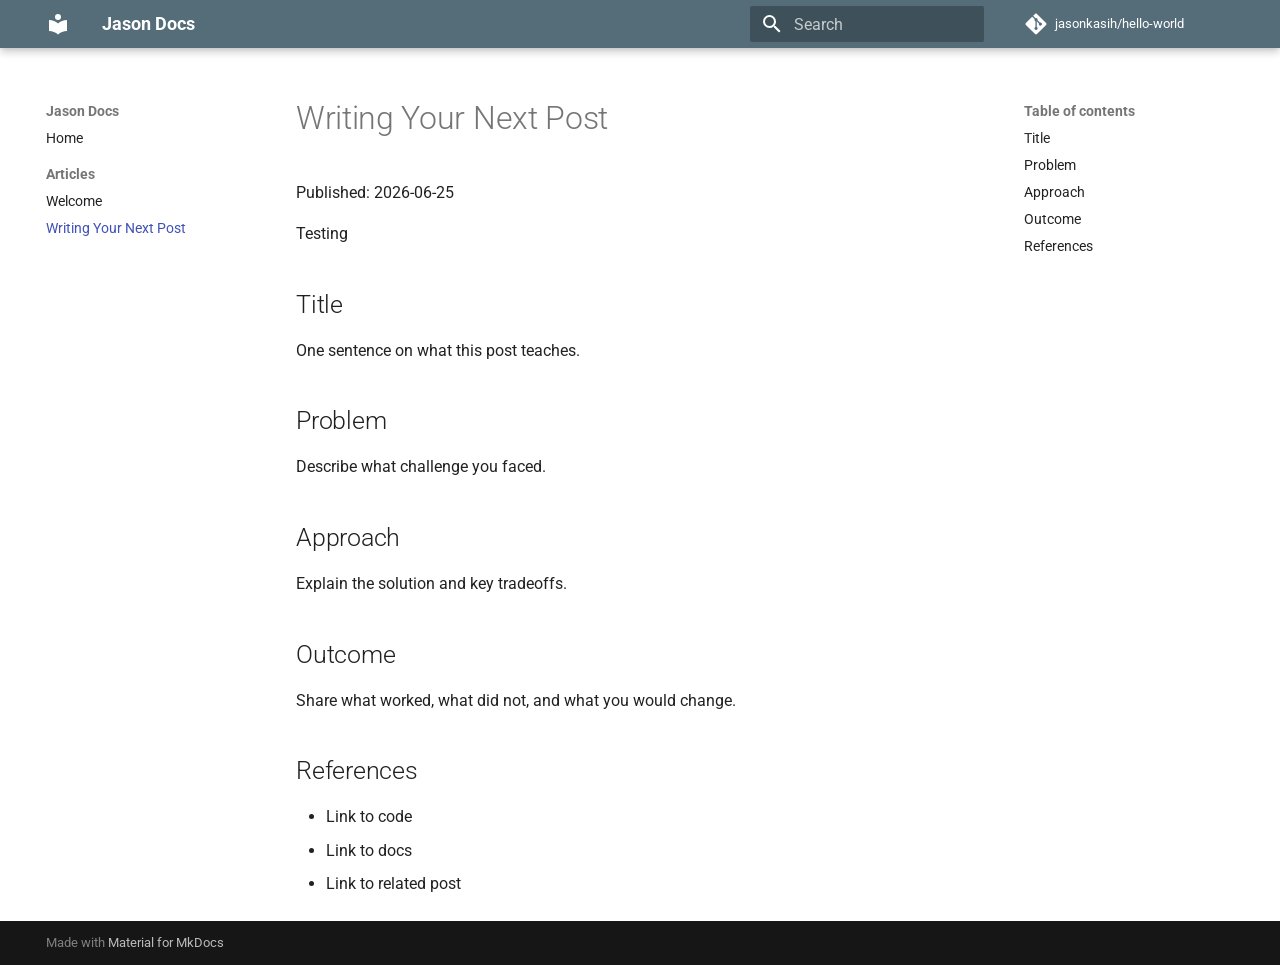
<file: articles/writing-your-next-post/index.html>
<!doctype html>
<html lang="en" class="no-js">
  <head>
    
      <meta charset="utf-8">
      <meta name="viewport" content="width=device-width,initial-scale=1">
      
        <meta name="description" content="Blog and documentation powered by MkDocs Material">
      
      
      
        <link rel="canonical" href="https://jasonkasih.github.io/hello-world/articles/writing-your-next-post/">
      
      
        <link rel="prev" href="../welcome/">
      
      
      
        
      
      
      <link rel="icon" href="../../assets/images/favicon.png">
      <meta name="generator" content="mkdocs-1.6.1, mkdocs-material-9.7.6">
    
    
      
        <title>Writing Your Next Post - Jason Docs</title>
      
    
    
      <link rel="stylesheet" href="../../assets/stylesheets/main.484c7ddc.min.css">
      
        
        <link rel="stylesheet" href="../../assets/stylesheets/palette.ab4e12ef.min.css">
      
      


    
    
      
    
    
      
        
        
        <link rel="preconnect" href="https://fonts.gstatic.com" crossorigin>
        <link rel="stylesheet" href="https://fonts.googleapis.com/css?family=Roboto:300,300i,400,400i,700,700i%7CRoboto+Mono:400,400i,700,700i&display=fallback">
        <style>:root{--md-text-font:"Roboto";--md-code-font:"Roboto Mono"}</style>
      
    
    
    <script>__md_scope=new URL("../..",location),__md_hash=e=>[...e].reduce(((e,_)=>(e<<5)-e+_.charCodeAt(0)),0),__md_get=(e,_=localStorage,t=__md_scope)=>JSON.parse(_.getItem(t.pathname+"."+e)),__md_set=(e,_,t=localStorage,a=__md_scope)=>{try{t.setItem(a.pathname+"."+e,JSON.stringify(_))}catch(e){}}</script>
    
      

    
    
  </head>
  
  
    
    
      
    
    
    
    
    <body dir="ltr" data-md-color-scheme="default" data-md-color-primary="blue-grey" data-md-color-accent="deep-orange">
  
    
    <input class="md-toggle" data-md-toggle="drawer" type="checkbox" id="__drawer" autocomplete="off">
    <input class="md-toggle" data-md-toggle="search" type="checkbox" id="__search" autocomplete="off">
    <label class="md-overlay" for="__drawer"></label>
    <div data-md-component="skip">
      
        
        <a href="#writing-your-next-post" class="md-skip">
          Skip to content
        </a>
      
    </div>
    <div data-md-component="announce">
      
    </div>
    
    
      

  

<header class="md-header md-header--shadow" data-md-component="header">
  <nav class="md-header__inner md-grid" aria-label="Header">
    <a href="../.." title="Jason Docs" class="md-header__button md-logo" aria-label="Jason Docs" data-md-component="logo">
      
  
  <svg xmlns="http://www.w3.org/2000/svg" viewBox="0 0 24 24"><path d="M12 8a3 3 0 0 0 3-3 3 3 0 0 0-3-3 3 3 0 0 0-3 3 3 3 0 0 0 3 3m0 3.54C9.64 9.35 6.5 8 3 8v11c3.5 0 6.64 1.35 9 3.54 2.36-2.19 5.5-3.54 9-3.54V8c-3.5 0-6.64 1.35-9 3.54"/></svg>

    </a>
    <label class="md-header__button md-icon" for="__drawer">
      
      <svg xmlns="http://www.w3.org/2000/svg" viewBox="0 0 24 24"><path d="M3 6h18v2H3zm0 5h18v2H3zm0 5h18v2H3z"/></svg>
    </label>
    <div class="md-header__title" data-md-component="header-title">
      <div class="md-header__ellipsis">
        <div class="md-header__topic">
          <span class="md-ellipsis">
            Jason Docs
          </span>
        </div>
        <div class="md-header__topic" data-md-component="header-topic">
          <span class="md-ellipsis">
            
              Writing Your Next Post
            
          </span>
        </div>
      </div>
    </div>
    
      
        <form class="md-header__option" data-md-component="palette">
  
    
    
    
    <input class="md-option" data-md-color-media="" data-md-color-scheme="default" data-md-color-primary="blue-grey" data-md-color-accent="deep-orange"  aria-hidden="true"  type="radio" name="__palette" id="__palette_0">
    
  
</form>
      
    
    
      <script>var palette=__md_get("__palette");if(palette&&palette.color){if("(prefers-color-scheme)"===palette.color.media){var media=matchMedia("(prefers-color-scheme: light)"),input=document.querySelector(media.matches?"[data-md-color-media='(prefers-color-scheme: light)']":"[data-md-color-media='(prefers-color-scheme: dark)']");palette.color.media=input.getAttribute("data-md-color-media"),palette.color.scheme=input.getAttribute("data-md-color-scheme"),palette.color.primary=input.getAttribute("data-md-color-primary"),palette.color.accent=input.getAttribute("data-md-color-accent")}for(var[key,value]of Object.entries(palette.color))document.body.setAttribute("data-md-color-"+key,value)}</script>
    
    
    
      
      
        <label class="md-header__button md-icon" for="__search">
          
          <svg xmlns="http://www.w3.org/2000/svg" viewBox="0 0 24 24"><path d="M9.5 3A6.5 6.5 0 0 1 16 9.5c0 1.61-.59 3.09-1.56 4.23l.27.27h.79l5 5-1.5 1.5-5-5v-.79l-.27-.27A6.52 6.52 0 0 1 9.5 16 6.5 6.5 0 0 1 3 9.5 6.5 6.5 0 0 1 9.5 3m0 2C7 5 5 7 5 9.5S7 14 9.5 14 14 12 14 9.5 12 5 9.5 5"/></svg>
        </label>
        <div class="md-search" data-md-component="search" role="dialog">
  <label class="md-search__overlay" for="__search"></label>
  <div class="md-search__inner" role="search">
    <form class="md-search__form" name="search">
      <input type="text" class="md-search__input" name="query" aria-label="Search" placeholder="Search" autocapitalize="off" autocorrect="off" autocomplete="off" spellcheck="false" data-md-component="search-query" required>
      <label class="md-search__icon md-icon" for="__search">
        
        <svg xmlns="http://www.w3.org/2000/svg" viewBox="0 0 24 24"><path d="M9.5 3A6.5 6.5 0 0 1 16 9.5c0 1.61-.59 3.09-1.56 4.23l.27.27h.79l5 5-1.5 1.5-5-5v-.79l-.27-.27A6.52 6.52 0 0 1 9.5 16 6.5 6.5 0 0 1 3 9.5 6.5 6.5 0 0 1 9.5 3m0 2C7 5 5 7 5 9.5S7 14 9.5 14 14 12 14 9.5 12 5 9.5 5"/></svg>
        
        <svg xmlns="http://www.w3.org/2000/svg" viewBox="0 0 24 24"><path d="M20 11v2H8l5.5 5.5-1.42 1.42L4.16 12l7.92-7.92L13.5 5.5 8 11z"/></svg>
      </label>
      <nav class="md-search__options" aria-label="Search">
        
        <button type="reset" class="md-search__icon md-icon" title="Clear" aria-label="Clear" tabindex="-1">
          
          <svg xmlns="http://www.w3.org/2000/svg" viewBox="0 0 24 24"><path d="M19 6.41 17.59 5 12 10.59 6.41 5 5 6.41 10.59 12 5 17.59 6.41 19 12 13.41 17.59 19 19 17.59 13.41 12z"/></svg>
        </button>
      </nav>
      
        <div class="md-search__suggest" data-md-component="search-suggest"></div>
      
    </form>
    <div class="md-search__output">
      <div class="md-search__scrollwrap" tabindex="0" data-md-scrollfix>
        <div class="md-search-result" data-md-component="search-result">
          <div class="md-search-result__meta">
            Initializing search
          </div>
          <ol class="md-search-result__list" role="presentation"></ol>
        </div>
      </div>
    </div>
  </div>
</div>
      
    
    
      <div class="md-header__source">
        <a href="https://github.com/jasonkasih/hello-world" title="Go to repository" class="md-source" data-md-component="source">
  <div class="md-source__icon md-icon">
    
    <svg xmlns="http://www.w3.org/2000/svg" viewBox="0 0 448 512"><!--! Font Awesome Free 7.1.0 by @fontawesome - https://fontawesome.com License - https://fontawesome.com/license/free (Icons: CC BY 4.0, Fonts: SIL OFL 1.1, Code: MIT License) Copyright 2025 Fonticons, Inc.--><path d="M439.6 236.1 244 40.5c-5.4-5.5-12.8-8.5-20.4-8.5s-15 3-20.4 8.4L162.5 81l51.5 51.5c27.1-9.1 52.7 16.8 43.4 43.7l49.7 49.7c34.2-11.8 61.2 31 35.5 56.7-26.5 26.5-70.2-2.9-56-37.3L240.3 199v121.9c25.3 12.5 22.3 41.8 9.1 55-6.4 6.4-15.2 10.1-24.3 10.1s-17.8-3.6-24.3-10.1c-17.6-17.6-11.1-46.9 11.2-56v-123c-20.8-8.5-24.6-30.7-18.6-45L142.6 101 8.5 235.1C3 240.6 0 247.9 0 255.5s3 15 8.5 20.4l195.6 195.7c5.4 5.4 12.7 8.4 20.4 8.4s15-3 20.4-8.4l194.7-194.7c5.4-5.4 8.4-12.8 8.4-20.4s-3-15-8.4-20.4"/></svg>
  </div>
  <div class="md-source__repository">
    jasonkasih/hello-world
  </div>
</a>
      </div>
    
  </nav>
  
</header>
    
    <div class="md-container" data-md-component="container">
      
      
        
          
        
      
      <main class="md-main" data-md-component="main">
        <div class="md-main__inner md-grid">
          
            
              
              <div class="md-sidebar md-sidebar--primary" data-md-component="sidebar" data-md-type="navigation" >
                <div class="md-sidebar__scrollwrap">
                  <div class="md-sidebar__inner">
                    



<nav class="md-nav md-nav--primary" aria-label="Navigation" data-md-level="0">
  <label class="md-nav__title" for="__drawer">
    <a href="../.." title="Jason Docs" class="md-nav__button md-logo" aria-label="Jason Docs" data-md-component="logo">
      
  
  <svg xmlns="http://www.w3.org/2000/svg" viewBox="0 0 24 24"><path d="M12 8a3 3 0 0 0 3-3 3 3 0 0 0-3-3 3 3 0 0 0-3 3 3 3 0 0 0 3 3m0 3.54C9.64 9.35 6.5 8 3 8v11c3.5 0 6.64 1.35 9 3.54 2.36-2.19 5.5-3.54 9-3.54V8c-3.5 0-6.64 1.35-9 3.54"/></svg>

    </a>
    Jason Docs
  </label>
  
    <div class="md-nav__source">
      <a href="https://github.com/jasonkasih/hello-world" title="Go to repository" class="md-source" data-md-component="source">
  <div class="md-source__icon md-icon">
    
    <svg xmlns="http://www.w3.org/2000/svg" viewBox="0 0 448 512"><!--! Font Awesome Free 7.1.0 by @fontawesome - https://fontawesome.com License - https://fontawesome.com/license/free (Icons: CC BY 4.0, Fonts: SIL OFL 1.1, Code: MIT License) Copyright 2025 Fonticons, Inc.--><path d="M439.6 236.1 244 40.5c-5.4-5.5-12.8-8.5-20.4-8.5s-15 3-20.4 8.4L162.5 81l51.5 51.5c27.1-9.1 52.7 16.8 43.4 43.7l49.7 49.7c34.2-11.8 61.2 31 35.5 56.7-26.5 26.5-70.2-2.9-56-37.3L240.3 199v121.9c25.3 12.5 22.3 41.8 9.1 55-6.4 6.4-15.2 10.1-24.3 10.1s-17.8-3.6-24.3-10.1c-17.6-17.6-11.1-46.9 11.2-56v-123c-20.8-8.5-24.6-30.7-18.6-45L142.6 101 8.5 235.1C3 240.6 0 247.9 0 255.5s3 15 8.5 20.4l195.6 195.7c5.4 5.4 12.7 8.4 20.4 8.4s15-3 20.4-8.4l194.7-194.7c5.4-5.4 8.4-12.8 8.4-20.4s-3-15-8.4-20.4"/></svg>
  </div>
  <div class="md-source__repository">
    jasonkasih/hello-world
  </div>
</a>
    </div>
  
  <ul class="md-nav__list" data-md-scrollfix>
    
      
      
  
  
  
  
    <li class="md-nav__item">
      <a href="../.." class="md-nav__link">
        
  
  
  <span class="md-ellipsis">
    
  
    Home
  

    
  </span>
  
  

      </a>
    </li>
  

    
      
      
  
  
    
  
  
  
    
    
    
    
      
        
        
      
    
    
    <li class="md-nav__item md-nav__item--active md-nav__item--section md-nav__item--nested">
      
        
        
        <input class="md-nav__toggle md-toggle " type="checkbox" id="__nav_2" checked>
        
          
          <label class="md-nav__link" for="__nav_2" id="__nav_2_label" tabindex="">
            
  
  
  <span class="md-ellipsis">
    
  
    Articles
  

    
  </span>
  
  

            <span class="md-nav__icon md-icon"></span>
          </label>
        
        <nav class="md-nav" data-md-level="1" aria-labelledby="__nav_2_label" aria-expanded="true">
          <label class="md-nav__title" for="__nav_2">
            <span class="md-nav__icon md-icon"></span>
            
  
    Articles
  

          </label>
          <ul class="md-nav__list" data-md-scrollfix>
            
              
                
  
  
  
  
    <li class="md-nav__item">
      <a href="../welcome/" class="md-nav__link">
        
  
  
  <span class="md-ellipsis">
    
  
    Welcome
  

    
  </span>
  
  

      </a>
    </li>
  

              
            
              
                
  
  
    
  
  
  
    <li class="md-nav__item md-nav__item--active">
      
      <input class="md-nav__toggle md-toggle" type="checkbox" id="__toc">
      
      
        
      
      
        <label class="md-nav__link md-nav__link--active" for="__toc">
          
  
  
  <span class="md-ellipsis">
    
  
    Writing Your Next Post
  

    
  </span>
  
  

          <span class="md-nav__icon md-icon"></span>
        </label>
      
      <a href="./" class="md-nav__link md-nav__link--active">
        
  
  
  <span class="md-ellipsis">
    
  
    Writing Your Next Post
  

    
  </span>
  
  

      </a>
      
        

<nav class="md-nav md-nav--secondary" aria-label="Table of contents">
  
  
  
    
  
  
    <label class="md-nav__title" for="__toc">
      <span class="md-nav__icon md-icon"></span>
      Table of contents
    </label>
    <ul class="md-nav__list" data-md-component="toc" data-md-scrollfix>
      
        <li class="md-nav__item">
  <a href="#title" class="md-nav__link">
    <span class="md-ellipsis">
      
        Title
      
    </span>
  </a>
  
</li>
      
        <li class="md-nav__item">
  <a href="#problem" class="md-nav__link">
    <span class="md-ellipsis">
      
        Problem
      
    </span>
  </a>
  
</li>
      
        <li class="md-nav__item">
  <a href="#approach" class="md-nav__link">
    <span class="md-ellipsis">
      
        Approach
      
    </span>
  </a>
  
</li>
      
        <li class="md-nav__item">
  <a href="#outcome" class="md-nav__link">
    <span class="md-ellipsis">
      
        Outcome
      
    </span>
  </a>
  
</li>
      
        <li class="md-nav__item">
  <a href="#references" class="md-nav__link">
    <span class="md-ellipsis">
      
        References
      
    </span>
  </a>
  
</li>
      
    </ul>
  
</nav>
      
    </li>
  

              
            
          </ul>
        </nav>
      
    </li>
  

    
  </ul>
</nav>
                  </div>
                </div>
              </div>
            
            
              
              <div class="md-sidebar md-sidebar--secondary" data-md-component="sidebar" data-md-type="toc" >
                <div class="md-sidebar__scrollwrap">
                  <div class="md-sidebar__inner">
                    

<nav class="md-nav md-nav--secondary" aria-label="Table of contents">
  
  
  
    
  
  
    <label class="md-nav__title" for="__toc">
      <span class="md-nav__icon md-icon"></span>
      Table of contents
    </label>
    <ul class="md-nav__list" data-md-component="toc" data-md-scrollfix>
      
        <li class="md-nav__item">
  <a href="#title" class="md-nav__link">
    <span class="md-ellipsis">
      
        Title
      
    </span>
  </a>
  
</li>
      
        <li class="md-nav__item">
  <a href="#problem" class="md-nav__link">
    <span class="md-ellipsis">
      
        Problem
      
    </span>
  </a>
  
</li>
      
        <li class="md-nav__item">
  <a href="#approach" class="md-nav__link">
    <span class="md-ellipsis">
      
        Approach
      
    </span>
  </a>
  
</li>
      
        <li class="md-nav__item">
  <a href="#outcome" class="md-nav__link">
    <span class="md-ellipsis">
      
        Outcome
      
    </span>
  </a>
  
</li>
      
        <li class="md-nav__item">
  <a href="#references" class="md-nav__link">
    <span class="md-ellipsis">
      
        References
      
    </span>
  </a>
  
</li>
      
    </ul>
  
</nav>
                  </div>
                </div>
              </div>
            
          
          
            <div class="md-content" data-md-component="content">
              
              <article class="md-content__inner md-typeset">
                
                  


  
  


<h1 id="writing-your-next-post">Writing Your Next Post<a class="headerlink" href="#writing-your-next-post" title="Permanent link">&para;</a></h1>
<p>Published: 2026-06-25</p>
<p>Testing</p>
<h2 id="title">Title<a class="headerlink" href="#title" title="Permanent link">&para;</a></h2>
<p>One sentence on what this post teaches.</p>
<h2 id="problem">Problem<a class="headerlink" href="#problem" title="Permanent link">&para;</a></h2>
<p>Describe what challenge you faced.</p>
<h2 id="approach">Approach<a class="headerlink" href="#approach" title="Permanent link">&para;</a></h2>
<p>Explain the solution and key tradeoffs.</p>
<h2 id="outcome">Outcome<a class="headerlink" href="#outcome" title="Permanent link">&para;</a></h2>
<p>Share what worked, what did not, and what you would change.</p>
<h2 id="references">References<a class="headerlink" href="#references" title="Permanent link">&para;</a></h2>
<ul>
<li>Link to code</li>
<li>Link to docs</li>
<li>Link to related post</li>
</ul>












                
              </article>
            </div>
          
          
<script>var target=document.getElementById(location.hash.slice(1));target&&target.name&&(target.checked=target.name.startsWith("__tabbed_"))</script>
        </div>
        
          <button type="button" class="md-top md-icon" data-md-component="top" hidden>
  
  <svg xmlns="http://www.w3.org/2000/svg" viewBox="0 0 24 24"><path d="M13 20h-2V8l-5.5 5.5-1.42-1.42L12 4.16l7.92 7.92-1.42 1.42L13 8z"/></svg>
  Back to top
</button>
        
      </main>
      
        <footer class="md-footer">
  
  <div class="md-footer-meta md-typeset">
    <div class="md-footer-meta__inner md-grid">
      <div class="md-copyright">
  
  
    Made with
    <a href="https://squidfunk.github.io/mkdocs-material/" target="_blank" rel="noopener">
      Material for MkDocs
    </a>
  
</div>
      
    </div>
  </div>
</footer>
      
    </div>
    <div class="md-dialog" data-md-component="dialog">
      <div class="md-dialog__inner md-typeset"></div>
    </div>
    
    
    
      
      
      <script id="__config" type="application/json">{"annotate": null, "base": "../..", "features": ["navigation.instant", "navigation.sections", "navigation.top", "search.suggest", "search.highlight", "content.code.copy"], "search": "../../assets/javascripts/workers/search.2c215733.min.js", "tags": null, "translations": {"clipboard.copied": "Copied to clipboard", "clipboard.copy": "Copy to clipboard", "search.result.more.one": "1 more on this page", "search.result.more.other": "# more on this page", "search.result.none": "No matching documents", "search.result.one": "1 matching document", "search.result.other": "# matching documents", "search.result.placeholder": "Type to start searching", "search.result.term.missing": "Missing", "select.version": "Select version"}, "version": null}</script>
    
    
      <script src="../../assets/javascripts/bundle.79ae519e.min.js"></script>
      
    
  </body>
</html>
</file>
<file: assets/stylesheets/main.484c7ddc.min.css>
@charset "UTF-8";html{-webkit-text-size-adjust:none;-moz-text-size-adjust:none;text-size-adjust:none;box-sizing:border-box}*,:after,:before{box-sizing:inherit}@media (prefers-reduced-motion){*,:after,:before{transition:none!important}}body{margin:0}a,button,input,label{-webkit-tap-highlight-color:transparent}a{color:inherit;text-decoration:none}hr{border:0;box-sizing:initial;display:block;height:.05rem;overflow:visible;padding:0}small{font-size:80%}sub,sup{line-height:1em}img{border-style:none}table{border-collapse:initial;border-spacing:0}td,th{font-weight:400;vertical-align:top}button{background:#0000;border:0;font-family:inherit;font-size:inherit;margin:0;padding:0}input{border:0;outline:none}:root{--md-primary-fg-color:#4051b5;--md-primary-fg-color--light:#5d6cc0;--md-primary-fg-color--dark:#303fa1;--md-primary-bg-color:#fff;--md-primary-bg-color--light:#ffffffb3;--md-accent-fg-color:#526cfe;--md-accent-fg-color--transparent:#526cfe1a;--md-accent-bg-color:#fff;--md-accent-bg-color--light:#ffffffb3}[data-md-color-scheme=default]{color-scheme:light}[data-md-color-scheme=default] img[src$="#gh-dark-mode-only"],[data-md-color-scheme=default] img[src$="#only-dark"]{display:none}:root,[data-md-color-scheme=default]{--md-hue:225deg;--md-default-fg-color:#000000de;--md-default-fg-color--light:#0000008a;--md-default-fg-color--lighter:#00000052;--md-default-fg-color--lightest:#00000012;--md-default-bg-color:#fff;--md-default-bg-color--light:#ffffffb3;--md-default-bg-color--lighter:#ffffff4d;--md-default-bg-color--lightest:#ffffff1f;--md-code-fg-color:#36464e;--md-code-bg-color:#f5f5f5;--md-code-bg-color--light:#f5f5f5b3;--md-code-bg-color--lighter:#f5f5f54d;--md-code-hl-color:#4287ff;--md-code-hl-color--light:#4287ff1a;--md-code-hl-number-color:#d52a2a;--md-code-hl-special-color:#db1457;--md-code-hl-function-color:#a846b9;--md-code-hl-constant-color:#6e59d9;--md-code-hl-keyword-color:#3f6ec6;--md-code-hl-string-color:#1c7d4d;--md-code-hl-name-color:var(--md-code-fg-color);--md-code-hl-operator-color:var(--md-default-fg-color--light);--md-code-hl-punctuation-color:var(--md-default-fg-color--light);--md-code-hl-comment-color:var(--md-default-fg-color--light);--md-code-hl-generic-color:var(--md-default-fg-color--light);--md-code-hl-variable-color:var(--md-default-fg-color--light);--md-typeset-color:var(--md-default-fg-color);--md-typeset-a-color:var(--md-primary-fg-color);--md-typeset-del-color:#f5503d26;--md-typeset-ins-color:#0bd57026;--md-typeset-kbd-color:#fafafa;--md-typeset-kbd-accent-color:#fff;--md-typeset-kbd-border-color:#b8b8b8;--md-typeset-mark-color:#ffff0080;--md-typeset-table-color:#0000001f;--md-typeset-table-color--light:rgba(0,0,0,.035);--md-admonition-fg-color:var(--md-default-fg-color);--md-admonition-bg-color:var(--md-default-bg-color);--md-warning-fg-color:#000000de;--md-warning-bg-color:#ff9;--md-footer-fg-color:#fff;--md-footer-fg-color--light:#ffffffb3;--md-footer-fg-color--lighter:#ffffff73;--md-footer-bg-color:#000000de;--md-footer-bg-color--dark:#00000052;--md-shadow-z1:0 0.2rem 0.5rem #0000000d,0 0 0.05rem #0000001a;--md-shadow-z2:0 0.2rem 0.5rem #0000001a,0 0 0.05rem #00000040;--md-shadow-z3:0 0.2rem 0.5rem #0003,0 0 0.05rem #00000059}.md-icon svg{fill:currentcolor;display:block;height:1.2rem;width:1.2rem}body{-webkit-font-smoothing:antialiased;-moz-osx-font-smoothing:grayscale;--md-text-font-family:var(--md-text-font,_),-apple-system,BlinkMacSystemFont,Helvetica,Arial,sans-serif;--md-code-font-family:var(--md-code-font,_),SFMono-Regular,Consolas,Menlo,monospace}aside,body,input{font-feature-settings:"kern","liga";color:var(--md-typeset-color);font-family:var(--md-text-font-family)}code,kbd,pre{font-feature-settings:"kern";font-family:var(--md-code-font-family)}:root{--md-typeset-table-sort-icon:url('data:image/svg+xml;charset=utf-8,<svg xmlns="http://www.w3.org/2000/svg" viewBox="0 0 24 24"><path d="m18 21-4-4h3V7h-3l4-4 4 4h-3v10h3M2 19v-2h10v2M2 13v-2h7v2M2 7V5h4v2z"/></svg>');--md-typeset-table-sort-icon--asc:url('data:image/svg+xml;charset=utf-8,<svg xmlns="http://www.w3.org/2000/svg" viewBox="0 0 24 24"><path d="M19 17h3l-4 4-4-4h3V3h2M2 17h10v2H2M6 5v2H2V5m0 6h7v2H2z"/></svg>');--md-typeset-table-sort-icon--desc:url('data:image/svg+xml;charset=utf-8,<svg xmlns="http://www.w3.org/2000/svg" viewBox="0 0 24 24"><path d="M19 7h3l-4-4-4 4h3v14h2M2 17h10v2H2M6 5v2H2V5m0 6h7v2H2z"/></svg>')}.md-typeset{-webkit-print-color-adjust:exact;color-adjust:exact;font-size:.8rem;line-height:1.6;overflow-wrap:break-word}@media print{.md-typeset{font-size:.68rem}}.md-typeset blockquote,.md-typeset dl,.md-typeset figure,.md-typeset ol,.md-typeset pre,.md-typeset ul{margin-bottom:1em;margin-top:1em}.md-typeset h1{color:var(--md-default-fg-color--light);font-size:2em;line-height:1.3;margin:0 0 1.25em}.md-typeset h1,.md-typeset h2{font-weight:300;letter-spacing:-.01em}.md-typeset h2{font-size:1.5625em;line-height:1.4;margin:1.6em 0 .64em}.md-typeset h3{font-size:1.25em;font-weight:400;letter-spacing:-.01em;line-height:1.5;margin:1.6em 0 .8em}.md-typeset h2+h3{margin-top:.8em}.md-typeset h4{font-weight:700;letter-spacing:-.01em;margin:1em 0}.md-typeset h5,.md-typeset h6{color:var(--md-default-fg-color--light);font-size:.8em;font-weight:700;letter-spacing:-.01em;margin:1.25em 0}.md-typeset h5{text-transform:uppercase}.md-typeset h5 code{text-transform:none}.md-typeset hr{border-bottom:.05rem solid var(--md-default-fg-color--lightest);display:flow-root;margin:1.5em 0}.md-typeset a{color:var(--md-typeset-a-color);word-break:break-word}.md-typeset a,.md-typeset a:before{transition:color 125ms}.md-typeset a:focus,.md-typeset a:hover{color:var(--md-accent-fg-color)}.md-typeset a:focus code,.md-typeset a:hover code{background-color:var(--md-accent-fg-color--transparent);color:var(--md-accent-fg-color)}.md-typeset a code{color:var(--md-typeset-a-color)}.md-typeset a.focus-visible{outline-color:var(--md-accent-fg-color);outline-offset:.2rem}.md-typeset code,.md-typeset kbd,.md-typeset pre{color:var(--md-code-fg-color);direction:ltr;font-variant-ligatures:none;transition:background-color 125ms}@media print{.md-typeset code,.md-typeset kbd,.md-typeset pre{white-space:pre-wrap}}.md-typeset code{background-color:var(--md-code-bg-color);border-radius:.1rem;-webkit-box-decoration-break:clone;box-decoration-break:clone;font-size:.85em;padding:0 .2941176471em;transition:color 125ms,background-color 125ms;word-break:break-word}.md-typeset code:not(.focus-visible){-webkit-tap-highlight-color:transparent;outline:none}.md-typeset pre{display:flow-root;line-height:1.4;position:relative}.md-typeset pre>code{-webkit-box-decoration-break:slice;box-decoration-break:slice;box-shadow:none;display:block;margin:0;outline-color:var(--md-accent-fg-color);overflow:auto;padding:.7720588235em 1.1764705882em;scrollbar-color:var(--md-default-fg-color--lighter) #0000;scrollbar-width:thin;touch-action:auto;word-break:normal}.md-typeset pre>code:hover{scrollbar-color:var(--md-accent-fg-color) #0000}.md-typeset pre>code::-webkit-scrollbar{height:.2rem;width:.2rem}.md-typeset pre>code::-webkit-scrollbar-thumb{background-color:var(--md-default-fg-color--lighter)}.md-typeset pre>code::-webkit-scrollbar-thumb:hover{background-color:var(--md-accent-fg-color)}.md-typeset kbd{background-color:var(--md-typeset-kbd-color);border-radius:.1rem;box-shadow:0 .1rem 0 .05rem var(--md-typeset-kbd-border-color),0 .1rem 0 var(--md-typeset-kbd-border-color),0 -.1rem .2rem var(--md-typeset-kbd-accent-color) inset;color:var(--md-default-fg-color);display:inline-block;font-size:.75em;padding:0 .6666666667em;vertical-align:text-top;word-break:break-word}.md-typeset mark{background-color:var(--md-typeset-mark-color);-webkit-box-decoration-break:clone;box-decoration-break:clone;color:inherit;word-break:break-word}.md-typeset abbr{cursor:help;text-decoration:none}.md-typeset [data-preview],.md-typeset abbr{border-bottom:.05rem dotted var(--md-default-fg-color--light)}.md-typeset small{opacity:.75}[dir=ltr] .md-typeset sub,[dir=ltr] .md-typeset sup{margin-left:.078125em}[dir=rtl] .md-typeset sub,[dir=rtl] .md-typeset sup{margin-right:.078125em}[dir=ltr] .md-typeset blockquote{padding-left:.6rem}[dir=rtl] .md-typeset blockquote{padding-right:.6rem}[dir=ltr] .md-typeset blockquote{border-left:.2rem solid var(--md-default-fg-color--lighter)}[dir=rtl] .md-typeset blockquote{border-right:.2rem solid var(--md-default-fg-color--lighter)}.md-typeset blockquote{color:var(--md-default-fg-color--light);margin-left:0;margin-right:0}.md-typeset ul{list-style-type:disc}.md-typeset ul[type]{list-style-type:revert-layer}[dir=ltr] .md-typeset ol,[dir=ltr] .md-typeset ul{margin-left:.625em}[dir=rtl] .md-typeset ol,[dir=rtl] .md-typeset ul{margin-right:.625em}.md-typeset ol,.md-typeset ul{padding:0}.md-typeset ol:not([hidden]),.md-typeset ul:not([hidden]){display:flow-root}.md-typeset ol ol,.md-typeset ul ol{list-style-type:lower-alpha}.md-typeset ol ol ol,.md-typeset ul ol ol{list-style-type:lower-roman}.md-typeset ol ol ol ol,.md-typeset ul ol ol ol{list-style-type:upper-alpha}.md-typeset ol ol ol ol ol,.md-typeset ul ol ol ol ol{list-style-type:upper-roman}.md-typeset ol[type],.md-typeset ul[type]{list-style-type:revert-layer}[dir=ltr] .md-typeset ol li,[dir=ltr] .md-typeset ul li{margin-left:1.25em}[dir=rtl] .md-typeset ol li,[dir=rtl] .md-typeset ul li{margin-right:1.25em}.md-typeset ol li,.md-typeset ul li{margin-bottom:.5em}.md-typeset ol li blockquote,.md-typeset ol li p,.md-typeset ul li blockquote,.md-typeset ul li p{margin:.5em 0}.md-typeset ol li:last-child,.md-typeset ul li:last-child{margin-bottom:0}[dir=ltr] .md-typeset ol li ol,[dir=ltr] .md-typeset ol li ul,[dir=ltr] .md-typeset ul li ol,[dir=ltr] .md-typeset ul li ul{margin-left:.625em}[dir=rtl] .md-typeset ol li ol,[dir=rtl] .md-typeset ol li ul,[dir=rtl] .md-typeset ul li ol,[dir=rtl] .md-typeset ul li ul{margin-right:.625em}.md-typeset ol li ol,.md-typeset ol li ul,.md-typeset ul li ol,.md-typeset ul li ul{margin-bottom:.5em;margin-top:.5em}[dir=ltr] .md-typeset dd{margin-left:1.875em}[dir=rtl] .md-typeset dd{margin-right:1.875em}.md-typeset dd{margin-bottom:1.5em;margin-top:1em}.md-typeset img,.md-typeset svg,.md-typeset video{height:auto;max-width:100%}.md-typeset img[align=left]{margin:1em 1em 1em 0}.md-typeset img[align=right]{margin:1em 0 1em 1em}.md-typeset img[align]:only-child{margin-top:0}.md-typeset figure{display:flow-root;margin:1em auto;max-width:100%;text-align:center;width:fit-content}.md-typeset figure img{display:block;margin:0 auto}.md-typeset figcaption{font-style:italic;margin:1em auto;max-width:24rem}.md-typeset iframe{max-width:100%}.md-typeset table:not([class]){background-color:var(--md-default-bg-color);border:.05rem solid var(--md-typeset-table-color);border-radius:.1rem;display:inline-block;font-size:.64rem;max-width:100%;overflow:auto;touch-action:auto}@media print{.md-typeset table:not([class]){display:table}}.md-typeset table:not([class])+*{margin-top:1.5em}.md-typeset table:not([class]) td>:first-child,.md-typeset table:not([class]) th>:first-child{margin-top:0}.md-typeset table:not([class]) td>:last-child,.md-typeset table:not([class]) th>:last-child{margin-bottom:0}.md-typeset table:not([class]) td:not([align]),.md-typeset table:not([class]) th:not([align]){text-align:left}[dir=rtl] .md-typeset table:not([class]) td:not([align]),[dir=rtl] .md-typeset table:not([class]) th:not([align]){text-align:right}.md-typeset table:not([class]) th{font-weight:700;min-width:5rem;padding:.9375em 1.25em;vertical-align:top}.md-typeset table:not([class]) td{border-top:.05rem solid var(--md-typeset-table-color);padding:.9375em 1.25em;vertical-align:top}.md-typeset table:not([class]) tbody tr{transition:background-color 125ms}.md-typeset table:not([class]) tbody tr:hover{background-color:var(--md-typeset-table-color--light);box-shadow:0 .05rem 0 var(--md-default-bg-color) inset}.md-typeset table:not([class]) a{word-break:normal}.md-typeset table th[role=columnheader]{cursor:pointer}[dir=ltr] .md-typeset table th[role=columnheader]:after{margin-left:.5em}[dir=rtl] .md-typeset table th[role=columnheader]:after{margin-right:.5em}.md-typeset table th[role=columnheader]:after{content:"";display:inline-block;height:1.2em;-webkit-mask-image:var(--md-typeset-table-sort-icon);mask-image:var(--md-typeset-table-sort-icon);-webkit-mask-repeat:no-repeat;mask-repeat:no-repeat;-webkit-mask-size:contain;mask-size:contain;transition:background-color 125ms;vertical-align:text-bottom;width:1.2em}.md-typeset table th[role=columnheader]:hover:after{background-color:var(--md-default-fg-color--lighter)}.md-typeset table th[role=columnheader][aria-sort=ascending]:after{background-color:var(--md-default-fg-color--light);-webkit-mask-image:var(--md-typeset-table-sort-icon--asc);mask-image:var(--md-typeset-table-sort-icon--asc)}.md-typeset table th[role=columnheader][aria-sort=descending]:after{background-color:var(--md-default-fg-color--light);-webkit-mask-image:var(--md-typeset-table-sort-icon--desc);mask-image:var(--md-typeset-table-sort-icon--desc)}.md-typeset__scrollwrap{margin:1em -.8rem;overflow-x:auto;touch-action:auto}.md-typeset__table{display:inline-block;margin-bottom:.5em;padding:0 .8rem}@media print{.md-typeset__table{display:block}}html .md-typeset__table table{display:table;margin:0;overflow:hidden;width:100%}@media screen and (max-width:44.984375em){.md-content__inner>pre{margin:1em -.8rem}.md-content__inner>pre code{border-radius:0}}.md-typeset .md-author{border-radius:100%;display:block;flex-shrink:0;height:1.6rem;overflow:hidden;position:relative;transition:color 125ms,transform 125ms;width:1.6rem}.md-typeset .md-author img{display:block}.md-typeset .md-author--more{background:var(--md-default-fg-color--lightest);color:var(--md-default-fg-color--lighter);font-size:.6rem;font-weight:700;line-height:1.6rem;text-align:center}.md-typeset .md-author--long{height:2.4rem;width:2.4rem}.md-typeset a.md-author{transform:scale(1)}.md-typeset a.md-author img{border-radius:100%;filter:grayscale(100%) opacity(75%);transition:filter 125ms}.md-typeset a.md-author:focus,.md-typeset a.md-author:hover{transform:scale(1.1);z-index:1}.md-typeset a.md-author:focus img,.md-typeset a.md-author:hover img{filter:grayscale(0)}.md-banner{background-color:var(--md-footer-bg-color);color:var(--md-footer-fg-color);overflow:auto}@media print{.md-banner{display:none}}.md-banner--warning{background-color:var(--md-warning-bg-color);color:var(--md-warning-fg-color)}.md-banner__inner{font-size:.7rem;margin:.6rem auto;padding:0 .8rem}[dir=ltr] .md-banner__button{float:right}[dir=rtl] .md-banner__button{float:left}.md-banner__button{color:inherit;cursor:pointer;transition:opacity .25s}.no-js .md-banner__button{display:none}.md-banner__button:hover{opacity:.7}html{font-size:125%;height:100%;overflow-x:hidden}@media screen and (min-width:100em){html{font-size:137.5%}}@media screen and (min-width:125em){html{font-size:150%}}body{background-color:var(--md-default-bg-color);display:flex;flex-direction:column;font-size:.5rem;min-height:100%;position:relative;width:100%}@media print{body{display:block}}@media screen and (max-width:59.984375em){body[data-md-scrolllock]{position:fixed}}.md-grid{margin-left:auto;margin-right:auto;max-width:61rem}.md-container{display:flex;flex-direction:column;flex-grow:1}@media print{.md-container{display:block}}.md-main{flex-grow:1}.md-main__inner{display:flex;height:100%;margin-top:1.5rem}.md-ellipsis{overflow:hidden;text-overflow:ellipsis}.md-toggle{display:none}.md-option{height:0;opacity:0;position:absolute;width:0}.md-option:checked+label:not([hidden]){display:block}.md-option.focus-visible+label{outline-color:var(--md-accent-fg-color);outline-style:auto}.md-skip{background-color:var(--md-default-fg-color);border-radius:.1rem;color:var(--md-default-bg-color);font-size:.64rem;margin:.5rem;opacity:0;outline-color:var(--md-accent-fg-color);padding:.3rem .5rem;position:fixed;transform:translateY(.4rem);z-index:-1}.md-skip:focus{opacity:1;transform:translateY(0);transition:transform .25s cubic-bezier(.4,0,.2,1),opacity 175ms 75ms;z-index:10}@page{margin:25mm}:root{--md-clipboard-icon:url('data:image/svg+xml;charset=utf-8,<svg xmlns="http://www.w3.org/2000/svg" viewBox="0 0 24 24"><path d="M19 21H8V7h11m0-2H8a2 2 0 0 0-2 2v14a2 2 0 0 0 2 2h11a2 2 0 0 0 2-2V7a2 2 0 0 0-2-2m-3-4H4a2 2 0 0 0-2 2v14h2V3h12z"/></svg>')}.md-clipboard{border-radius:.1rem;color:var(--md-default-fg-color--lightest);cursor:pointer;height:1.5em;outline-color:var(--md-accent-fg-color);outline-offset:.1rem;transition:color .25s;width:1.5em;z-index:1}@media print{.md-clipboard{display:none}}.md-clipboard:not(.focus-visible){-webkit-tap-highlight-color:transparent;outline:none}:hover>.md-clipboard{color:var(--md-default-fg-color--light)}.md-clipboard:focus,.md-clipboard:hover{color:var(--md-accent-fg-color)}.md-clipboard:after{background-color:currentcolor;content:"";display:block;height:1.125em;margin:0 auto;-webkit-mask-image:var(--md-clipboard-icon);mask-image:var(--md-clipboard-icon);-webkit-mask-position:center;mask-position:center;-webkit-mask-repeat:no-repeat;mask-repeat:no-repeat;-webkit-mask-size:contain;mask-size:contain;width:1.125em}.md-clipboard--inline{cursor:pointer}.md-clipboard--inline code{transition:color .25s,background-color .25s}.md-clipboard--inline:focus code,.md-clipboard--inline:hover code{background-color:var(--md-accent-fg-color--transparent);color:var(--md-accent-fg-color)}:root{--md-code-select-icon:url('data:image/svg+xml;charset=utf-8,<svg xmlns="http://www.w3.org/2000/svg" viewBox="0 0 24 24"><path d="M19 19h-4v2h4c1.1 0 2-.9 2-2v-4h-2m0-12h-4v2h4v4h2V5c0-1.1-.9-2-2-2M5 5h4V3H5c-1.1 0-2 .9-2 2v4h2m0 6H3v4c0 1.1.9 2 2 2h4v-2H5zm2-4h2v2H7zm4 0h2v2h-2zm4 0h2v2h-2zM7 7h2v2H7zm4 0h2v2h-2zm4 0h2v2h-2zm-8 8h2v2H7zm4 0h2v2h-2zm4 0h2v2h-2z"/></svg>');--md-code-copy-icon:url('data:image/svg+xml;charset=utf-8,<svg xmlns="http://www.w3.org/2000/svg" viewBox="0 0 24 24"><path d="M19 21H8V7h11m0-2H8a2 2 0 0 0-2 2v14a2 2 0 0 0 2 2h11a2 2 0 0 0 2-2V7a2 2 0 0 0-2-2m-3-4H4a2 2 0 0 0-2 2v14h2V3h12z"/></svg>')}.md-typeset .md-code__content{display:grid}.md-code__nav{background-color:var(--md-code-bg-color--lighter);border-radius:.1rem;display:flex;gap:.2rem;padding:.2rem;position:absolute;right:.25em;top:.25em;transition:background-color .25s;z-index:1}:hover>.md-code__nav{background-color:var(--md-code-bg-color--light)}.md-code__button{color:var(--md-default-fg-color--lightest);cursor:pointer;display:block;height:1.5em;outline-color:var(--md-accent-fg-color);outline-offset:.1rem;transition:color .25s;width:1.5em}:hover>*>.md-code__button{color:var(--md-default-fg-color--light)}.md-code__button.focus-visible,.md-code__button:hover{color:var(--md-accent-fg-color)}.md-code__button--active{color:var(--md-default-fg-color)!important}.md-code__button:after{background-color:currentcolor;content:"";display:block;height:1.125em;margin:0 auto;-webkit-mask-position:center;mask-position:center;-webkit-mask-repeat:no-repeat;mask-repeat:no-repeat;-webkit-mask-size:contain;mask-size:contain;width:1.125em}.md-code__button[data-md-type=select]:after{-webkit-mask-image:var(--md-code-select-icon);mask-image:var(--md-code-select-icon)}.md-code__button[data-md-type=copy]:after{-webkit-mask-image:var(--md-code-copy-icon);mask-image:var(--md-code-copy-icon)}@keyframes consent{0%{opacity:0;transform:translateY(100%)}to{opacity:1;transform:translateY(0)}}@keyframes overlay{0%{opacity:0}to{opacity:1}}.md-consent__overlay{animation:overlay .25s both;-webkit-backdrop-filter:blur(.1rem);backdrop-filter:blur(.1rem);background-color:#0000008a;height:100%;opacity:1;position:fixed;top:0;width:100%;z-index:5}.md-consent__inner{animation:consent .5s cubic-bezier(.1,.7,.1,1) both;background-color:var(--md-default-bg-color);border:0;border-radius:.1rem;bottom:0;box-shadow:0 0 .2rem #0000001a,0 .2rem .4rem #0003;max-height:100%;overflow:auto;padding:0;position:fixed;width:100%;z-index:5}.md-consent__form{padding:.8rem}.md-consent__settings{display:none;margin:1em 0}input:checked+.md-consent__settings{display:block}.md-consent__controls{margin-bottom:.8rem}.md-typeset .md-consent__controls .md-button{display:inline}@media screen and (max-width:44.984375em){.md-typeset .md-consent__controls .md-button{display:block;margin-top:.4rem;text-align:center;width:100%}}.md-consent label{cursor:pointer}.md-content{flex-grow:1;min-width:0}.md-content__inner{margin:0 .8rem 1.2rem;padding-top:.6rem}@media screen and (min-width:76.25em){[dir=ltr] .md-sidebar--primary:not([hidden])~.md-content>.md-content__inner{margin-left:1.2rem}[dir=ltr] .md-sidebar--secondary:not([hidden])~.md-content>.md-content__inner,[dir=rtl] .md-sidebar--primary:not([hidden])~.md-content>.md-content__inner{margin-right:1.2rem}[dir=rtl] .md-sidebar--secondary:not([hidden])~.md-content>.md-content__inner{margin-left:1.2rem}}.md-content__inner:before{content:"";display:block;height:.4rem}.md-content__inner>:last-child{margin-bottom:0}[dir=ltr] .md-content__button{float:right}[dir=rtl] .md-content__button{float:left}[dir=ltr] .md-content__button{margin-left:.4rem}[dir=rtl] .md-content__button{margin-right:.4rem}.md-content__button{margin:.4rem 0;padding:0}@media print{.md-content__button{display:none}}.md-typeset .md-content__button{color:var(--md-default-fg-color--lighter)}.md-content__button svg{display:inline;vertical-align:top}[dir=rtl] .md-content__button svg{transform:scaleX(-1)}[dir=ltr] .md-dialog{right:.8rem}[dir=rtl] .md-dialog{left:.8rem}.md-dialog{background-color:var(--md-default-fg-color);border-radius:.1rem;bottom:.8rem;box-shadow:var(--md-shadow-z3);min-width:11.1rem;opacity:0;padding:.4rem .6rem;pointer-events:none;position:fixed;transform:translateY(100%);transition:transform 0ms .4s,opacity .4s;z-index:4}@media print{.md-dialog{display:none}}.md-dialog--active{opacity:1;pointer-events:auto;transform:translateY(0);transition:transform .4s cubic-bezier(.075,.85,.175,1),opacity .4s}.md-dialog__inner{color:var(--md-default-bg-color);font-size:.7rem}.md-feedback{margin:2em 0 1em;text-align:center}.md-feedback fieldset{border:none;margin:0;padding:0}.md-feedback__title{font-weight:700;margin:1em auto}.md-feedback__inner{position:relative}.md-feedback__list{display:flex;flex-wrap:wrap;place-content:baseline center;position:relative}.md-feedback__list:hover .md-icon:not(:disabled){color:var(--md-default-fg-color--lighter)}:disabled .md-feedback__list{min-height:1.8rem}.md-feedback__icon{color:var(--md-default-fg-color--light);cursor:pointer;flex-shrink:0;margin:0 .1rem;transition:color 125ms}.md-feedback__icon:not(:disabled).md-icon:hover{color:var(--md-accent-fg-color)}.md-feedback__icon:disabled{color:var(--md-default-fg-color--lightest);pointer-events:none}.md-feedback__note{opacity:0;position:relative;transform:translateY(.4rem);transition:transform .4s cubic-bezier(.1,.7,.1,1),opacity .15s}.md-feedback__note>*{margin:0 auto;max-width:16rem}:disabled .md-feedback__note{opacity:1;transform:translateY(0)}@media print{.md-feedback{display:none}}.md-footer{background-color:var(--md-footer-bg-color);color:var(--md-footer-fg-color)}@media print{.md-footer{display:none}}.md-footer__inner{justify-content:space-between;overflow:auto;padding:.2rem}.md-footer__inner:not([hidden]){display:flex}.md-footer__link{align-items:end;display:flex;flex-grow:0.01;margin-bottom:.4rem;margin-top:1rem;max-width:100%;outline-color:var(--md-accent-fg-color);overflow:hidden;transition:opacity .25s}.md-footer__link:focus,.md-footer__link:hover{opacity:.7}[dir=rtl] .md-footer__link svg{transform:scaleX(-1)}@media screen and (max-width:44.984375em){.md-footer__link--prev{flex-shrink:0}.md-footer__link--prev .md-footer__title{display:none}}[dir=ltr] .md-footer__link--next{margin-left:auto}[dir=rtl] .md-footer__link--next{margin-right:auto}.md-footer__link--next{text-align:right}[dir=rtl] .md-footer__link--next{text-align:left}.md-footer__title{flex-grow:1;font-size:.9rem;margin-bottom:.7rem;max-width:calc(100% - 2.4rem);padding:0 1rem;white-space:nowrap}.md-footer__button{margin:.2rem;padding:.4rem}.md-footer__direction{font-size:.64rem;opacity:.7}.md-footer-meta{background-color:var(--md-footer-bg-color--dark)}.md-footer-meta__inner{display:flex;flex-wrap:wrap;justify-content:space-between;padding:.2rem}html .md-footer-meta.md-typeset a{color:var(--md-footer-fg-color--light)}html .md-footer-meta.md-typeset a:focus,html .md-footer-meta.md-typeset a:hover{color:var(--md-footer-fg-color)}.md-copyright{color:var(--md-footer-fg-color--lighter);font-size:.64rem;margin:auto .6rem;padding:.4rem 0;width:100%}@media screen and (min-width:45em){.md-copyright{width:auto}}.md-copyright__highlight{color:var(--md-footer-fg-color--light)}.md-social{display:inline-flex;gap:.2rem;margin:0 .4rem;padding:.2rem 0 .6rem}@media screen and (min-width:45em){.md-social{padding:.6rem 0}}.md-social__link{display:inline-block;height:1.6rem;text-align:center;width:1.6rem}.md-social__link:before{line-height:1.9}.md-social__link svg{fill:currentcolor;max-height:.8rem;vertical-align:-25%}.md-typeset .md-button{border:.1rem solid;border-radius:.1rem;color:var(--md-primary-fg-color);cursor:pointer;display:inline-block;font-weight:700;padding:.625em 2em;transition:color 125ms,background-color 125ms,border-color 125ms}.md-typeset .md-button--primary{background-color:var(--md-primary-fg-color);border-color:var(--md-primary-fg-color);color:var(--md-primary-bg-color)}.md-typeset .md-button:focus,.md-typeset .md-button:hover{background-color:var(--md-accent-fg-color);border-color:var(--md-accent-fg-color);color:var(--md-accent-bg-color)}[dir=ltr] .md-typeset .md-input{border-top-left-radius:.1rem}[dir=ltr] .md-typeset .md-input,[dir=rtl] .md-typeset .md-input{border-top-right-radius:.1rem}[dir=rtl] .md-typeset .md-input{border-top-left-radius:.1rem}.md-typeset .md-input{border-bottom:.1rem solid var(--md-default-fg-color--lighter);box-shadow:var(--md-shadow-z1);font-size:.8rem;height:1.8rem;padding:0 .6rem;transition:border .25s,box-shadow .25s}.md-typeset .md-input:focus,.md-typeset .md-input:hover{border-bottom-color:var(--md-accent-fg-color);box-shadow:var(--md-shadow-z2)}.md-typeset .md-input--stretch{width:100%}.md-header{background-color:var(--md-primary-fg-color);box-shadow:0 0 .2rem #0000,0 .2rem .4rem #0000;color:var(--md-primary-bg-color);display:block;left:0;position:sticky;right:0;top:0;z-index:4}@media print{.md-header{display:none}}.md-header[hidden]{transform:translateY(-100%);transition:transform .25s cubic-bezier(.8,0,.6,1),box-shadow .25s}.md-header--shadow{box-shadow:0 0 .2rem #0000001a,0 .2rem .4rem #0003;transition:transform .25s cubic-bezier(.1,.7,.1,1),box-shadow .25s}.md-header__inner{align-items:center;display:flex;padding:0 .2rem}.md-header__button{color:currentcolor;cursor:pointer;margin:.2rem;outline-color:var(--md-accent-fg-color);padding:.4rem;position:relative;transition:opacity .25s;vertical-align:middle;z-index:1}.md-header__button:hover{opacity:.7}.md-header__button:not([hidden]){display:inline-block}.md-header__button:not(.focus-visible){-webkit-tap-highlight-color:transparent;outline:none}.md-header__button.md-logo{margin:.2rem;padding:.4rem}@media screen and (max-width:76.234375em){.md-header__button.md-logo{display:none}}.md-header__button.md-logo img,.md-header__button.md-logo svg{fill:currentcolor;display:block;height:1.2rem;width:auto}@media screen and (min-width:60em){.md-header__button[for=__search]{display:none}}.no-js .md-header__button[for=__search]{display:none}[dir=rtl] .md-header__button[for=__search] svg{transform:scaleX(-1)}@media screen and (min-width:76.25em){.md-header__button[for=__drawer]{display:none}}.md-header__topic{display:flex;max-width:100%;position:absolute;transition:transform .4s cubic-bezier(.1,.7,.1,1),opacity .15s;white-space:nowrap}.md-header__topic+.md-header__topic{opacity:0;pointer-events:none;transform:translateX(1.25rem);transition:transform .4s cubic-bezier(1,.7,.1,.1),opacity .15s;z-index:-1}[dir=rtl] .md-header__topic+.md-header__topic{transform:translateX(-1.25rem)}.md-header__topic:first-child{font-weight:700}[dir=ltr] .md-header__title{margin-left:1rem;margin-right:.4rem}[dir=rtl] .md-header__title{margin-left:.4rem;margin-right:1rem}.md-header__title{flex-grow:1;font-size:.9rem;height:2.4rem;line-height:2.4rem}.md-header__title--active .md-header__topic{opacity:0;pointer-events:none;transform:translateX(-1.25rem);transition:transform .4s cubic-bezier(1,.7,.1,.1),opacity .15s;z-index:-1}[dir=rtl] .md-header__title--active .md-header__topic{transform:translateX(1.25rem)}.md-header__title--active .md-header__topic+.md-header__topic{opacity:1;pointer-events:auto;transform:translateX(0);transition:transform .4s cubic-bezier(.1,.7,.1,1),opacity .15s;z-index:0}.md-header__title>.md-header__ellipsis{height:100%;position:relative;width:100%}.md-header__option{display:flex;flex-shrink:0;max-width:100%;transition:max-width 0ms .25s,opacity .25s .25s;white-space:nowrap}[data-md-toggle=search]:checked~.md-header .md-header__option{max-width:0;opacity:0;transition:max-width 0ms,opacity 0ms}.md-header__option>input{bottom:0}.md-header__source{display:none}@media screen and (min-width:60em){[dir=ltr] .md-header__source{margin-left:1rem}[dir=rtl] .md-header__source{margin-right:1rem}.md-header__source{display:block;max-width:11.7rem;width:11.7rem}}@media screen and (min-width:76.25em){[dir=ltr] .md-header__source{margin-left:1.4rem}[dir=rtl] .md-header__source{margin-right:1.4rem}}.md-meta{color:var(--md-default-fg-color--light);font-size:.7rem;line-height:1.3}.md-meta__list{display:inline-flex;flex-wrap:wrap;list-style:none;margin:0;padding:0}.md-meta__item:not(:last-child):after{content:"·";margin-left:.2rem;margin-right:.2rem}.md-meta__link{color:var(--md-typeset-a-color)}.md-meta__link:focus,.md-meta__link:hover{color:var(--md-accent-fg-color)}.md-draft{background-color:#ff1744;border-radius:.125em;color:#fff;display:inline-block;font-weight:700;padding-left:.5714285714em;padding-right:.5714285714em}:root{--md-nav-icon--prev:url('data:image/svg+xml;charset=utf-8,<svg xmlns="http://www.w3.org/2000/svg" viewBox="0 0 24 24"><path d="M20 11v2H8l5.5 5.5-1.42 1.42L4.16 12l7.92-7.92L13.5 5.5 8 11z"/></svg>');--md-nav-icon--next:url('data:image/svg+xml;charset=utf-8,<svg xmlns="http://www.w3.org/2000/svg" viewBox="0 0 24 24"><path d="M8.59 16.58 13.17 12 8.59 7.41 10 6l6 6-6 6z"/></svg>');--md-toc-icon:url('data:image/svg+xml;charset=utf-8,<svg xmlns="http://www.w3.org/2000/svg" viewBox="0 0 24 24"><path d="M3 9h14V7H3zm0 4h14v-2H3zm0 4h14v-2H3zm16 0h2v-2h-2zm0-10v2h2V7zm0 6h2v-2h-2z"/></svg>')}.md-nav{font-size:.7rem;line-height:1.3}.md-nav__title{color:var(--md-default-fg-color--light);display:block;font-weight:700;overflow:hidden;padding:0 .6rem;text-overflow:ellipsis}.md-nav__title .md-nav__button{display:none}.md-nav__title .md-nav__button img{height:100%;width:auto}.md-nav__title .md-nav__button.md-logo img,.md-nav__title .md-nav__button.md-logo svg{fill:currentcolor;display:block;height:2.4rem;max-width:100%;object-fit:contain;width:auto}.md-nav__list{list-style:none;margin:0;padding:0}.md-nav__link{align-items:flex-start;display:flex;gap:.4rem;margin-top:.625em;scroll-snap-align:start;transition:color 125ms}.md-nav__link--passed,.md-nav__link--passed code{color:var(--md-default-fg-color--light)}.md-nav__item .md-nav__link--active,.md-nav__item .md-nav__link--active code{color:var(--md-typeset-a-color)}.md-nav__link .md-ellipsis{position:relative}.md-nav__link .md-ellipsis code{word-break:normal}[dir=ltr] .md-nav__link .md-icon:last-child{margin-left:auto}[dir=rtl] .md-nav__link .md-icon:last-child{margin-right:auto}.md-nav__link .md-typeset{font-size:.7rem;line-height:1.3}.md-nav__link svg{fill:currentcolor;flex-shrink:0;height:1.3em;position:relative}.md-nav__link[for]:focus,.md-nav__link[for]:hover,.md-nav__link[href]:focus,.md-nav__link[href]:hover{color:var(--md-accent-fg-color);cursor:pointer}.md-nav__link[for]:focus code,.md-nav__link[for]:hover code,.md-nav__link[href]:focus code,.md-nav__link[href]:hover code{background-color:var(--md-accent-fg-color--transparent);color:var(--md-accent-fg-color)}.md-nav__link.focus-visible{outline-color:var(--md-accent-fg-color);outline-offset:.2rem}.md-nav--primary .md-nav__link[for=__toc]{display:none}.md-nav--primary .md-nav__link[for=__toc] .md-icon:after{background-color:currentcolor;display:block;height:100%;-webkit-mask-image:var(--md-toc-icon);mask-image:var(--md-toc-icon);width:100%}.md-nav--primary .md-nav__link[for=__toc]~.md-nav{display:none}.md-nav__container>.md-nav__link{margin-top:0}.md-nav__container>.md-nav__link:first-child{flex-grow:1;min-width:0}.md-nav__icon{flex-shrink:0}.md-nav__source{display:none}@media screen and (max-width:76.234375em){.md-nav--primary,.md-nav--primary .md-nav{background-color:var(--md-default-bg-color);display:flex;flex-direction:column;height:100%;left:0;position:absolute;right:0;top:0;z-index:1}.md-nav--primary .md-nav__item,.md-nav--primary .md-nav__title{font-size:.8rem;line-height:1.5}.md-nav--primary .md-nav__title{background-color:var(--md-default-fg-color--lightest);color:var(--md-default-fg-color--light);cursor:pointer;height:5.6rem;line-height:2.4rem;padding:3rem .8rem .2rem;position:relative;white-space:nowrap}[dir=ltr] .md-nav--primary .md-nav__title .md-nav__icon{left:.4rem}[dir=rtl] .md-nav--primary .md-nav__title .md-nav__icon{right:.4rem}.md-nav--primary .md-nav__title .md-nav__icon{display:block;height:1.2rem;margin:.2rem;position:absolute;top:.4rem;width:1.2rem}.md-nav--primary .md-nav__title .md-nav__icon:after{background-color:currentcolor;content:"";display:block;height:100%;-webkit-mask-image:var(--md-nav-icon--prev);mask-image:var(--md-nav-icon--prev);-webkit-mask-position:center;mask-position:center;-webkit-mask-repeat:no-repeat;mask-repeat:no-repeat;-webkit-mask-size:contain;mask-size:contain;width:100%}.md-nav--primary .md-nav__title~.md-nav__list{background-color:var(--md-default-bg-color);box-shadow:0 .05rem 0 var(--md-default-fg-color--lightest) inset;overflow-y:auto;scroll-snap-type:y mandatory;touch-action:pan-y}.md-nav--primary .md-nav__title~.md-nav__list>:first-child{border-top:0}.md-nav--primary .md-nav__title[for=__drawer]{background-color:var(--md-primary-fg-color);color:var(--md-primary-bg-color);font-weight:700}.md-nav--primary .md-nav__title .md-logo{display:block;left:.2rem;margin:.2rem;padding:.4rem;position:absolute;right:.2rem;top:.2rem}.md-nav--primary .md-nav__list{flex:1}.md-nav--primary .md-nav__item{border-top:.05rem solid var(--md-default-fg-color--lightest)}.md-nav--primary .md-nav__item--active>.md-nav__link{color:var(--md-typeset-a-color)}.md-nav--primary .md-nav__item--active>.md-nav__link:focus,.md-nav--primary .md-nav__item--active>.md-nav__link:hover{color:var(--md-accent-fg-color)}.md-nav--primary .md-nav__link{margin-top:0;padding:.6rem .8rem}.md-nav--primary .md-nav__link svg{margin-top:.1em}.md-nav--primary .md-nav__link>.md-nav__link{padding:0}[dir=ltr] .md-nav--primary .md-nav__link .md-nav__icon{margin-right:-.2rem}[dir=rtl] .md-nav--primary .md-nav__link .md-nav__icon{margin-left:-.2rem}.md-nav--primary .md-nav__link .md-nav__icon{font-size:1.2rem;height:1.2rem;width:1.2rem}.md-nav--primary .md-nav__link .md-nav__icon:after{background-color:currentcolor;content:"";display:block;height:100%;-webkit-mask-image:var(--md-nav-icon--next);mask-image:var(--md-nav-icon--next);-webkit-mask-position:center;mask-position:center;-webkit-mask-repeat:no-repeat;mask-repeat:no-repeat;-webkit-mask-size:contain;mask-size:contain;width:100%}[dir=rtl] .md-nav--primary .md-nav__icon:after{transform:scale(-1)}.md-nav--primary .md-nav--secondary .md-nav{background-color:initial;position:static}[dir=ltr] .md-nav--primary .md-nav--secondary .md-nav .md-nav__link{padding-left:1.4rem}[dir=rtl] .md-nav--primary .md-nav--secondary .md-nav .md-nav__link{padding-right:1.4rem}[dir=ltr] .md-nav--primary .md-nav--secondary .md-nav .md-nav .md-nav__link{padding-left:2rem}[dir=rtl] .md-nav--primary .md-nav--secondary .md-nav .md-nav .md-nav__link{padding-right:2rem}[dir=ltr] .md-nav--primary .md-nav--secondary .md-nav .md-nav .md-nav .md-nav__link{padding-left:2.6rem}[dir=rtl] .md-nav--primary .md-nav--secondary .md-nav .md-nav .md-nav .md-nav__link{padding-right:2.6rem}[dir=ltr] .md-nav--primary .md-nav--secondary .md-nav .md-nav .md-nav .md-nav .md-nav__link{padding-left:3.2rem}[dir=rtl] .md-nav--primary .md-nav--secondary .md-nav .md-nav .md-nav .md-nav .md-nav__link{padding-right:3.2rem}.md-nav--secondary{background-color:initial}.md-nav__toggle~.md-nav{display:flex;opacity:0;transform:translateX(100%);transition:transform .25s cubic-bezier(.8,0,.6,1),opacity 125ms 50ms}[dir=rtl] .md-nav__toggle~.md-nav{transform:translateX(-100%)}.md-nav__toggle:checked~.md-nav{opacity:1;transform:translateX(0);transition:transform .25s cubic-bezier(.4,0,.2,1),opacity 125ms 125ms}.md-nav__toggle:checked~.md-nav>.md-nav__list{backface-visibility:hidden}}@media screen and (max-width:59.984375em){.md-nav--primary .md-nav__link[for=__toc]{display:flex}.md-nav--primary .md-nav__link[for=__toc] .md-icon:after{content:""}.md-nav--primary .md-nav__link[for=__toc]+.md-nav__link{display:none}.md-nav--primary .md-nav__link[for=__toc]~.md-nav{display:flex}.md-nav__source{background-color:var(--md-primary-fg-color--dark);color:var(--md-primary-bg-color);display:block;padding:0 .2rem}}@media screen and (min-width:60em) and (max-width:76.234375em){.md-nav--integrated .md-nav__link[for=__toc]{display:flex}.md-nav--integrated .md-nav__link[for=__toc] .md-icon:after{content:""}.md-nav--integrated .md-nav__link[for=__toc]+.md-nav__link{display:none}.md-nav--integrated .md-nav__link[for=__toc]~.md-nav{display:flex}}@media screen and (min-width:60em){.md-nav{margin-bottom:-.4rem}.md-nav--secondary .md-nav__title{background:var(--md-default-bg-color);box-shadow:0 0 .4rem .4rem var(--md-default-bg-color);position:sticky;top:0;z-index:1}.md-nav--secondary .md-nav__title[for=__toc]{scroll-snap-align:start}.md-nav--secondary .md-nav__title .md-nav__icon{display:none}[dir=ltr] .md-nav--secondary .md-nav__list{padding-left:.6rem}[dir=rtl] .md-nav--secondary .md-nav__list{padding-right:.6rem}.md-nav--secondary .md-nav__list{padding-bottom:.4rem}[dir=ltr] .md-nav--secondary .md-nav__item>.md-nav__link{margin-right:.4rem}[dir=rtl] .md-nav--secondary .md-nav__item>.md-nav__link{margin-left:.4rem}}@media screen and (min-width:76.25em){.md-nav{margin-bottom:-.4rem;transition:max-height .25s cubic-bezier(.86,0,.07,1)}.md-nav--primary .md-nav__title{background:var(--md-default-bg-color);box-shadow:0 0 .4rem .4rem var(--md-default-bg-color);position:sticky;top:0;z-index:1}.md-nav--primary .md-nav__title[for=__drawer]{scroll-snap-align:start}.md-nav--primary .md-nav__title .md-nav__icon{display:none}[dir=ltr] .md-nav--primary .md-nav__list{padding-left:.6rem}[dir=rtl] .md-nav--primary .md-nav__list{padding-right:.6rem}.md-nav--primary .md-nav__list{padding-bottom:.4rem}[dir=ltr] .md-nav--primary .md-nav__item>.md-nav__link{margin-right:.4rem}[dir=rtl] .md-nav--primary .md-nav__item>.md-nav__link{margin-left:.4rem}.md-nav__toggle~.md-nav{display:grid;grid-template-rows:minmax(.4rem,0fr);opacity:0;transition:grid-template-rows .25s cubic-bezier(.86,0,.07,1),opacity .25s,visibility 0ms .25s;visibility:collapse}.md-nav__toggle~.md-nav>.md-nav__list{overflow:hidden}.md-nav__toggle.md-toggle--indeterminate~.md-nav,.md-nav__toggle:checked~.md-nav{grid-template-rows:minmax(.4rem,1fr);opacity:1;transition:grid-template-rows .25s cubic-bezier(.86,0,.07,1),opacity .15s .1s,visibility 0ms;visibility:visible}.md-nav__toggle.md-toggle--indeterminate~.md-nav{transition:none}.md-nav__item--nested>.md-nav>.md-nav__title{display:none}.md-nav__item--section{display:block;margin:1.25em 0}.md-nav__item--section:last-child{margin-bottom:0}.md-nav__item--section>.md-nav__link{font-weight:700}.md-nav__item--section>.md-nav__link[for]{color:var(--md-default-fg-color--light)}.md-nav__item--section>.md-nav__link:not(.md-nav__container){pointer-events:none}.md-nav__item--section>.md-nav__link .md-icon,.md-nav__item--section>.md-nav__link>[for]{display:none}[dir=ltr] .md-nav__item--section>.md-nav{margin-left:-.6rem}[dir=rtl] .md-nav__item--section>.md-nav{margin-right:-.6rem}.md-nav__item--section>.md-nav{display:block;opacity:1;visibility:visible}.md-nav__item--section>.md-nav>.md-nav__list>.md-nav__item{padding:0}.md-nav__icon{border-radius:100%;height:.9rem;transition:background-color .25s;width:.9rem}.md-nav__icon:hover{background-color:var(--md-accent-fg-color--transparent)}.md-nav__icon:after{background-color:currentcolor;border-radius:100%;content:"";display:inline-block;height:100%;-webkit-mask-image:var(--md-nav-icon--next);mask-image:var(--md-nav-icon--next);-webkit-mask-position:center;mask-position:center;-webkit-mask-repeat:no-repeat;mask-repeat:no-repeat;-webkit-mask-size:contain;mask-size:contain;transition:transform .25s;vertical-align:-.1rem;width:100%}[dir=rtl] .md-nav__icon:after{transform:rotate(180deg)}.md-nav__item--nested .md-nav__toggle:checked~.md-nav__link .md-nav__icon:after,.md-nav__item--nested .md-toggle--indeterminate~.md-nav__link .md-nav__icon:after{transform:rotate(90deg)}.md-nav--lifted>.md-nav__list>.md-nav__item,.md-nav--lifted>.md-nav__title{display:none}.md-nav--lifted>.md-nav__list>.md-nav__item--active{display:block}.md-nav--lifted>.md-nav__list>.md-nav__item--active>.md-nav__link{background:var(--md-default-bg-color);box-shadow:0 0 .4rem .4rem var(--md-default-bg-color);margin-top:0;position:sticky;top:0;z-index:1}.md-nav--lifted>.md-nav__list>.md-nav__item--active>.md-nav__link:not(.md-nav__container){pointer-events:none}.md-nav--lifted>.md-nav__list>.md-nav__item--active.md-nav__item--section{margin:0}[dir=ltr] .md-nav--lifted>.md-nav__list>.md-nav__item>.md-nav:not(.md-nav--secondary){margin-left:-.6rem}[dir=rtl] .md-nav--lifted>.md-nav__list>.md-nav__item>.md-nav:not(.md-nav--secondary){margin-right:-.6rem}.md-nav--lifted>.md-nav__list>.md-nav__item>[for]{color:var(--md-default-fg-color--light)}.md-nav--lifted .md-nav[data-md-level="1"]{grid-template-rows:minmax(.4rem,1fr);opacity:1;visibility:visible}[dir=ltr] .md-nav--integrated>.md-nav__list>.md-nav__item--active .md-nav--secondary{border-left:.05rem solid var(--md-primary-fg-color)}[dir=rtl] .md-nav--integrated>.md-nav__list>.md-nav__item--active .md-nav--secondary{border-right:.05rem solid var(--md-primary-fg-color)}.md-nav--integrated>.md-nav__list>.md-nav__item--active .md-nav--secondary{display:block;margin-bottom:1.25em;opacity:1;visibility:visible}.md-nav--integrated>.md-nav__list>.md-nav__item--active .md-nav--secondary>.md-nav__list{overflow:visible;padding-bottom:0}.md-nav--integrated>.md-nav__list>.md-nav__item--active .md-nav--secondary>.md-nav__title{display:none}}.md-pagination{font-size:.8rem;font-weight:700;gap:.4rem}.md-pagination,.md-pagination>*{align-items:center;display:flex;justify-content:center}.md-pagination>*{border-radius:.2rem;height:1.8rem;min-width:1.8rem;text-align:center}.md-pagination__current{background-color:var(--md-default-fg-color--lightest);color:var(--md-default-fg-color--light)}.md-pagination__link{transition:color 125ms,background-color 125ms}.md-pagination__link:focus,.md-pagination__link:hover{background-color:var(--md-accent-fg-color--transparent);color:var(--md-accent-fg-color)}.md-pagination__link:focus svg,.md-pagination__link:hover svg{color:var(--md-accent-fg-color)}.md-pagination__link.focus-visible{outline-color:var(--md-accent-fg-color);outline-offset:.2rem}.md-pagination__link svg{fill:currentcolor;color:var(--md-default-fg-color--lighter);display:block;max-height:100%;width:1.2rem}:root{--md-path-icon:url('data:image/svg+xml;charset=utf-8,<svg xmlns="http://www.w3.org/2000/svg" viewBox="0 0 24 24"><path d="M8.59 16.58 13.17 12 8.59 7.41 10 6l6 6-6 6z"/></svg>')}.md-path{font-size:.7rem;margin:0 .8rem;overflow:auto;padding-top:1.2rem}.md-path:not([hidden]){display:block}@media screen and (min-width:76.25em){.md-path{margin:0 1.2rem}}.md-path__list{align-items:center;display:flex;gap:.2rem;list-style:none;margin:0;padding:0}.md-path__item:not(:first-child){display:inline-flex;gap:.2rem;white-space:nowrap}.md-path__item:not(:first-child):before{background-color:var(--md-default-fg-color--lighter);content:"";display:inline;height:.8rem;-webkit-mask-image:var(--md-path-icon);mask-image:var(--md-path-icon);width:.8rem}.md-path__link{align-items:center;color:var(--md-default-fg-color--light);display:flex}.md-path__link:focus,.md-path__link:hover{color:var(--md-accent-fg-color)}:root{--md-post-pin-icon:url('data:image/svg+xml;charset=utf-8,<svg xmlns="http://www.w3.org/2000/svg" viewBox="0 0 24 24"><path d="M16 12V4h1V2H7v2h1v8l-2 2v2h5.2v6h1.6v-6H18v-2z"/></svg>')}.md-post__back{border-bottom:.05rem solid var(--md-default-fg-color--lightest);margin-bottom:1.2rem;padding-bottom:1.2rem}@media screen and (max-width:76.234375em){.md-post__back{display:none}}[dir=rtl] .md-post__back svg{transform:scaleX(-1)}.md-post__authors{display:flex;flex-direction:column;gap:.6rem;margin:0 .6rem 1.2rem}.md-post .md-post__meta a{transition:color 125ms}.md-post .md-post__meta a:focus,.md-post .md-post__meta a:hover{color:var(--md-accent-fg-color)}.md-post__title{color:var(--md-default-fg-color--light);font-weight:700}.md-post--excerpt{margin-bottom:3.2rem}.md-post--excerpt .md-post__header{align-items:center;display:flex;gap:.6rem;min-height:1.6rem}.md-post--excerpt .md-post__authors{align-items:center;display:inline-flex;flex-direction:row;gap:.2rem;margin:0;min-height:2.4rem}[dir=ltr] .md-post--excerpt .md-post__meta .md-meta__list{margin-right:.4rem}[dir=rtl] .md-post--excerpt .md-post__meta .md-meta__list{margin-left:.4rem}.md-post--excerpt .md-post__content>:first-child{--md-scroll-margin:6rem;margin-top:0}.md-post>.md-nav--secondary{margin:1em 0}.md-pin{background:var(--md-default-fg-color--lightest);border-radius:1rem;margin-top:-.05rem;padding:.2rem}.md-pin:after{background-color:currentcolor;content:"";display:block;height:.6rem;margin:0 auto;-webkit-mask-image:var(--md-post-pin-icon);mask-image:var(--md-post-pin-icon);-webkit-mask-position:center;mask-position:center;-webkit-mask-repeat:no-repeat;mask-repeat:no-repeat;-webkit-mask-size:contain;mask-size:contain;width:.6rem}.md-profile{align-items:center;display:flex;font-size:.7rem;gap:.6rem;line-height:1.4;width:100%}.md-profile__description{flex-grow:1}.md-content--post{display:flex}@media screen and (max-width:76.234375em){.md-content--post{flex-flow:column-reverse}}.md-content--post>.md-content__inner{flex-grow:1;min-width:0}@media screen and (min-width:76.25em){[dir=ltr] .md-content--post>.md-content__inner{margin-left:1.2rem}[dir=rtl] .md-content--post>.md-content__inner{margin-right:1.2rem}}@media screen and (max-width:76.234375em){.md-sidebar.md-sidebar--post{padding:0;position:static;width:100%}.md-sidebar.md-sidebar--post .md-sidebar__scrollwrap{overflow:visible}.md-sidebar.md-sidebar--post .md-sidebar__inner{padding:0}.md-sidebar.md-sidebar--post .md-post__meta{margin-left:.6rem;margin-right:.6rem}.md-sidebar.md-sidebar--post .md-nav__item{border:none;display:inline}.md-sidebar.md-sidebar--post .md-nav__list{display:inline-flex;flex-wrap:wrap;gap:.6rem;padding-bottom:.6rem;padding-top:.6rem}.md-sidebar.md-sidebar--post .md-nav__link{padding:0}.md-sidebar.md-sidebar--post .md-nav{height:auto;margin-bottom:0;position:static}}:root{--md-progress-value:0;--md-progress-delay:400ms}.md-progress{background:var(--md-primary-bg-color);height:.075rem;opacity:min(clamp(0,var(--md-progress-value),1),clamp(0,100 - var(--md-progress-value),1));position:fixed;top:0;transform:scaleX(calc(var(--md-progress-value)*1%));transform-origin:left;transition:transform .5s cubic-bezier(.19,1,.22,1),opacity .25s var(--md-progress-delay);width:100%;z-index:4}:root{--md-search-result-icon:url('data:image/svg+xml;charset=utf-8,<svg xmlns="http://www.w3.org/2000/svg" viewBox="0 0 24 24"><path d="M14 2H6a2 2 0 0 0-2 2v16a2 2 0 0 0 2 2h7c-.41-.25-.8-.56-1.14-.9-.33-.33-.61-.7-.86-1.1H6V4h7v5h5v1.18c.71.16 1.39.43 2 .82V8zm6.31 16.9c1.33-2.11.69-4.9-1.4-6.22-2.11-1.33-4.91-.68-6.22 1.4-1.34 2.11-.69 4.89 1.4 6.22 1.46.93 3.32.93 4.79.02L22 23.39 23.39 22zm-3.81.1a2.5 2.5 0 0 1-2.5-2.5 2.5 2.5 0 0 1 2.5-2.5 2.5 2.5 0 0 1 2.5 2.5 2.5 2.5 0 0 1-2.5 2.5"/></svg>')}.md-search{position:relative}@media screen and (min-width:60em){.md-search{padding:.2rem 0}}.no-js .md-search{display:none}.md-search__overlay{opacity:0;z-index:1}@media screen and (max-width:59.984375em){[dir=ltr] .md-search__overlay{left:-2.2rem}[dir=rtl] .md-search__overlay{right:-2.2rem}.md-search__overlay{background-color:var(--md-default-bg-color);border-radius:1rem;height:2rem;overflow:hidden;pointer-events:none;position:absolute;top:-1rem;transform-origin:center;transition:transform .3s .1s,opacity .2s .2s;width:2rem}[data-md-toggle=search]:checked~.md-header .md-search__overlay{opacity:1;transition:transform .4s,opacity .1s}}@media screen and (min-width:60em){[dir=ltr] .md-search__overlay{left:0}[dir=rtl] .md-search__overlay{right:0}.md-search__overlay{background-color:#0000008a;cursor:pointer;height:0;position:fixed;top:0;transition:width 0ms .25s,height 0ms .25s,opacity .25s;width:0}[data-md-toggle=search]:checked~.md-header .md-search__overlay{height:200vh;opacity:1;transition:width 0ms,height 0ms,opacity .25s;width:100%}}@media screen and (max-width:29.984375em){[data-md-toggle=search]:checked~.md-header .md-search__overlay{transform:scale(45)}}@media screen and (min-width:30em) and (max-width:44.984375em){[data-md-toggle=search]:checked~.md-header .md-search__overlay{transform:scale(60)}}@media screen and (min-width:45em) and (max-width:59.984375em){[data-md-toggle=search]:checked~.md-header .md-search__overlay{transform:scale(75)}}.md-search__inner{backface-visibility:hidden}@media screen and (max-width:59.984375em){[dir=ltr] .md-search__inner{left:0}[dir=rtl] .md-search__inner{right:0}.md-search__inner{height:0;opacity:0;overflow:hidden;position:fixed;top:0;transform:translateX(5%);transition:width 0ms .3s,height 0ms .3s,transform .15s cubic-bezier(.4,0,.2,1) .15s,opacity .15s .15s;width:0;z-index:2}[dir=rtl] .md-search__inner{transform:translateX(-5%)}[data-md-toggle=search]:checked~.md-header .md-search__inner{height:100%;opacity:1;transform:translateX(0);transition:width 0ms 0ms,height 0ms 0ms,transform .15s cubic-bezier(.1,.7,.1,1) .15s,opacity .15s .15s;width:100%}}@media screen and (min-width:60em){[dir=ltr] .md-search__inner{float:right}[dir=rtl] .md-search__inner{float:left}.md-search__inner{padding:.1rem 0;position:relative;transition:width .25s cubic-bezier(.1,.7,.1,1);width:11.7rem}}@media screen and (min-width:60em) and (max-width:76.234375em){[data-md-toggle=search]:checked~.md-header .md-search__inner{width:23.4rem}}@media screen and (min-width:76.25em){[data-md-toggle=search]:checked~.md-header .md-search__inner{width:34.4rem}}.md-search__form{background-color:var(--md-default-bg-color);box-shadow:0 0 .6rem #0000;height:2.4rem;position:relative;transition:color .25s,background-color .25s;z-index:2}@media screen and (min-width:60em){.md-search__form{background-color:#00000042;border-radius:.1rem;height:1.8rem}.md-search__form:hover{background-color:#ffffff1f}}[data-md-toggle=search]:checked~.md-header .md-search__form{background-color:var(--md-default-bg-color);border-radius:.1rem .1rem 0 0;box-shadow:0 0 .6rem #00000012;color:var(--md-default-fg-color)}[dir=ltr] .md-search__input{padding-left:3.6rem;padding-right:2.2rem}[dir=rtl] .md-search__input{padding-left:2.2rem;padding-right:3.6rem}.md-search__input{background:#0000;font-size:.9rem;height:100%;position:relative;text-overflow:ellipsis;width:100%;z-index:2}.md-search__input::placeholder{transition:color .25s}.md-search__input::placeholder,.md-search__input~.md-search__icon{color:var(--md-default-fg-color--light)}.md-search__input::-ms-clear{display:none}@media screen and (max-width:59.984375em){.md-search__input{font-size:.9rem;height:2.4rem;width:100%}}@media screen and (min-width:60em){[dir=ltr] .md-search__input{padding-left:2.2rem}[dir=rtl] .md-search__input{padding-right:2.2rem}.md-search__input{color:inherit;font-size:.8rem}.md-search__input::placeholder{color:var(--md-primary-bg-color--light)}.md-search__input+.md-search__icon{color:var(--md-primary-bg-color)}[data-md-toggle=search]:checked~.md-header .md-search__input{text-overflow:clip}[data-md-toggle=search]:checked~.md-header .md-search__input+.md-search__icon{color:var(--md-default-fg-color--light)}[data-md-toggle=search]:checked~.md-header .md-search__input::placeholder{color:#0000}}.md-search__icon{cursor:pointer;display:inline-block;height:1.2rem;transition:color .25s,opacity .25s;width:1.2rem}.md-search__icon:hover{opacity:.7}[dir=ltr] .md-search__icon[for=__search]{left:.5rem}[dir=rtl] .md-search__icon[for=__search]{right:.5rem}.md-search__icon[for=__search]{position:absolute;top:.3rem;z-index:2}[dir=rtl] .md-search__icon[for=__search] svg{transform:scaleX(-1)}@media screen and (max-width:59.984375em){[dir=ltr] .md-search__icon[for=__search]{left:.8rem}[dir=rtl] .md-search__icon[for=__search]{right:.8rem}.md-search__icon[for=__search]{top:.6rem}.md-search__icon[for=__search] svg:first-child{display:none}}@media screen and (min-width:60em){.md-search__icon[for=__search]{pointer-events:none}.md-search__icon[for=__search] svg:last-child{display:none}}[dir=ltr] .md-search__options{right:.5rem}[dir=rtl] .md-search__options{left:.5rem}.md-search__options{pointer-events:none;position:absolute;top:.3rem;z-index:2}@media screen and (max-width:59.984375em){[dir=ltr] .md-search__options{right:.8rem}[dir=rtl] .md-search__options{left:.8rem}.md-search__options{top:.6rem}}[dir=ltr] .md-search__options>.md-icon{margin-left:.2rem}[dir=rtl] .md-search__options>.md-icon{margin-right:.2rem}.md-search__options>.md-icon{color:var(--md-default-fg-color--light);opacity:0;transform:scale(.75);transition:transform .15s cubic-bezier(.1,.7,.1,1),opacity .15s}.md-search__options>.md-icon:not(.focus-visible){-webkit-tap-highlight-color:transparent;outline:none}[data-md-toggle=search]:checked~.md-header .md-search__input:valid~.md-search__options>.md-icon{opacity:1;pointer-events:auto;transform:scale(1)}[data-md-toggle=search]:checked~.md-header .md-search__input:valid~.md-search__options>.md-icon:hover{opacity:.7}[dir=ltr] .md-search__suggest{padding-left:3.6rem;padding-right:2.2rem}[dir=rtl] .md-search__suggest{padding-left:2.2rem;padding-right:3.6rem}.md-search__suggest{align-items:center;color:var(--md-default-fg-color--lighter);display:flex;font-size:.9rem;height:100%;opacity:0;position:absolute;top:0;transition:opacity 50ms;white-space:nowrap;width:100%}@media screen and (min-width:60em){[dir=ltr] .md-search__suggest{padding-left:2.2rem}[dir=rtl] .md-search__suggest{padding-right:2.2rem}.md-search__suggest{font-size:.8rem}}[data-md-toggle=search]:checked~.md-header .md-search__suggest{opacity:1;transition:opacity .3s .1s}[dir=ltr] .md-search__output{border-bottom-left-radius:.1rem}[dir=ltr] .md-search__output,[dir=rtl] .md-search__output{border-bottom-right-radius:.1rem}[dir=rtl] .md-search__output{border-bottom-left-radius:.1rem}.md-search__output{overflow:hidden;position:absolute;width:100%;z-index:1}@media screen and (max-width:59.984375em){.md-search__output{bottom:0;top:2.4rem}}@media screen and (min-width:60em){.md-search__output{opacity:0;top:1.9rem;transition:opacity .4s}[data-md-toggle=search]:checked~.md-header .md-search__output{box-shadow:var(--md-shadow-z3);opacity:1}}.md-search__scrollwrap{backface-visibility:hidden;background-color:var(--md-default-bg-color);height:100%;overflow-y:auto;touch-action:pan-y}@media (-webkit-max-device-pixel-ratio:1),(max-resolution:1dppx){.md-search__scrollwrap{transform:translateZ(0)}}@media screen and (min-width:60em) and (max-width:76.234375em){.md-search__scrollwrap{width:23.4rem}}@media screen and (min-width:76.25em){.md-search__scrollwrap{width:34.4rem}}@media screen and (min-width:60em){.md-search__scrollwrap{max-height:0;scrollbar-color:var(--md-default-fg-color--lighter) #0000;scrollbar-width:thin}[data-md-toggle=search]:checked~.md-header .md-search__scrollwrap{max-height:75vh}.md-search__scrollwrap:hover{scrollbar-color:var(--md-accent-fg-color) #0000}.md-search__scrollwrap::-webkit-scrollbar{height:.2rem;width:.2rem}.md-search__scrollwrap::-webkit-scrollbar-thumb{background-color:var(--md-default-fg-color--lighter)}.md-search__scrollwrap::-webkit-scrollbar-thumb:hover{background-color:var(--md-accent-fg-color)}}.md-search-result{color:var(--md-default-fg-color);word-break:break-word}.md-search-result__meta{background-color:var(--md-default-fg-color--lightest);color:var(--md-default-fg-color--light);font-size:.64rem;line-height:1.8rem;padding:0 .8rem;scroll-snap-align:start}@media screen and (min-width:60em){[dir=ltr] .md-search-result__meta{padding-left:2.2rem}[dir=rtl] .md-search-result__meta{padding-right:2.2rem}}.md-search-result__list{list-style:none;margin:0;padding:0;-webkit-user-select:none;user-select:none}.md-search-result__item{box-shadow:0 -.05rem var(--md-default-fg-color--lightest)}.md-search-result__item:first-child{box-shadow:none}.md-search-result__link{display:block;outline:none;scroll-snap-align:start;transition:background-color .25s}.md-search-result__link:focus,.md-search-result__link:hover{background-color:var(--md-accent-fg-color--transparent)}.md-search-result__link:last-child p:last-child{margin-bottom:.6rem}.md-search-result__more>summary{cursor:pointer;display:block;outline:none;position:sticky;scroll-snap-align:start;top:0;z-index:1}.md-search-result__more>summary::marker{display:none}.md-search-result__more>summary::-webkit-details-marker{display:none}.md-search-result__more>summary>div{color:var(--md-typeset-a-color);font-size:.64rem;padding:.75em .8rem;transition:color .25s,background-color .25s}@media screen and (min-width:60em){[dir=ltr] .md-search-result__more>summary>div{padding-left:2.2rem}[dir=rtl] .md-search-result__more>summary>div{padding-right:2.2rem}}.md-search-result__more>summary:focus>div,.md-search-result__more>summary:hover>div{background-color:var(--md-accent-fg-color--transparent);color:var(--md-accent-fg-color)}.md-search-result__more[open]>summary{background-color:var(--md-default-bg-color)}.md-search-result__article{overflow:hidden;padding:0 .8rem;position:relative}@media screen and (min-width:60em){[dir=ltr] .md-search-result__article{padding-left:2.2rem}[dir=rtl] .md-search-result__article{padding-right:2.2rem}}[dir=ltr] .md-search-result__icon{left:0}[dir=rtl] .md-search-result__icon{right:0}.md-search-result__icon{color:var(--md-default-fg-color--light);height:1.2rem;margin:.5rem;position:absolute;width:1.2rem}@media screen and (max-width:59.984375em){.md-search-result__icon{display:none}}.md-search-result__icon:after{background-color:currentcolor;content:"";display:inline-block;height:100%;-webkit-mask-image:var(--md-search-result-icon);mask-image:var(--md-search-result-icon);-webkit-mask-position:center;mask-position:center;-webkit-mask-repeat:no-repeat;mask-repeat:no-repeat;-webkit-mask-size:contain;mask-size:contain;width:100%}[dir=rtl] .md-search-result__icon:after{transform:scaleX(-1)}.md-search-result .md-typeset{color:var(--md-default-fg-color--light);font-size:.64rem;line-height:1.6}.md-search-result .md-typeset h1{color:var(--md-default-fg-color);font-size:.8rem;font-weight:400;line-height:1.4;margin:.55rem 0}.md-search-result .md-typeset h1 mark{text-decoration:none}.md-search-result .md-typeset h2{color:var(--md-default-fg-color);font-size:.64rem;font-weight:700;line-height:1.6;margin:.5em 0}.md-search-result .md-typeset h2 mark{text-decoration:none}.md-search-result__terms{color:var(--md-default-fg-color);display:block;font-size:.64rem;font-style:italic;margin:.5em 0}.md-search-result mark{background-color:initial;color:var(--md-accent-fg-color);text-decoration:underline}.md-select{position:relative;z-index:1}.md-select__inner{background-color:var(--md-default-bg-color);border-radius:.1rem;box-shadow:var(--md-shadow-z2);color:var(--md-default-fg-color);left:50%;margin-top:.2rem;max-height:0;opacity:0;position:absolute;top:calc(100% - .2rem);transform:translate3d(-50%,.3rem,0);transition:transform .25s 375ms,opacity .25s .25s,max-height 0ms .5s}.md-select:focus-within .md-select__inner,.md-select:hover .md-select__inner{max-height:10rem;opacity:1;transform:translate3d(-50%,0,0);transition:transform .25s cubic-bezier(.1,.7,.1,1),opacity .25s,max-height 0ms}.md-select__inner:after{border-bottom:.2rem solid #0000;border-bottom-color:var(--md-default-bg-color);border-left:.2rem solid #0000;border-right:.2rem solid #0000;border-top:0;content:"";height:0;left:50%;margin-left:-.2rem;margin-top:-.2rem;position:absolute;top:0;width:0}.md-select__list{border-radius:.1rem;font-size:.8rem;list-style-type:none;margin:0;max-height:inherit;overflow:auto;padding:0}.md-select__item{line-height:1.8rem}[dir=ltr] .md-select__link{padding-left:.6rem;padding-right:1.2rem}[dir=rtl] .md-select__link{padding-left:1.2rem;padding-right:.6rem}.md-select__link{cursor:pointer;display:block;outline:none;scroll-snap-align:start;transition:background-color .25s,color .25s;width:100%}.md-select__link:focus,.md-select__link:hover{color:var(--md-accent-fg-color)}.md-select__link:focus{background-color:var(--md-default-fg-color--lightest)}.md-sidebar{align-self:flex-start;flex-shrink:0;padding:1.2rem 0;position:sticky;top:2.4rem;width:12.1rem}@media print{.md-sidebar{display:none}}@media screen and (max-width:76.234375em){[dir=ltr] .md-sidebar--primary{left:-12.1rem}[dir=rtl] .md-sidebar--primary{right:-12.1rem}.md-sidebar--primary{background-color:var(--md-default-bg-color);display:block;height:100%;position:fixed;top:0;transform:translateX(0);transition:transform .25s cubic-bezier(.4,0,.2,1),box-shadow .25s;width:12.1rem;z-index:5}[data-md-toggle=drawer]:checked~.md-container .md-sidebar--primary{box-shadow:var(--md-shadow-z3);transform:translateX(12.1rem)}[dir=rtl] [data-md-toggle=drawer]:checked~.md-container .md-sidebar--primary{transform:translateX(-12.1rem)}.md-sidebar--primary .md-sidebar__scrollwrap{bottom:0;left:0;margin:0;overflow:hidden;position:absolute;right:0;scroll-snap-type:none;top:0}}@media screen and (min-width:76.25em){.md-sidebar{height:0}.no-js .md-sidebar{height:auto}.md-header--lifted~.md-container .md-sidebar{top:4.8rem}}.md-sidebar--secondary{display:none;order:2}@media screen and (min-width:60em){.md-sidebar--secondary{height:0}.no-js .md-sidebar--secondary{height:auto}.md-sidebar--secondary:not([hidden]){display:block}.md-sidebar--secondary .md-sidebar__scrollwrap{touch-action:pan-y}}.md-sidebar__scrollwrap{backface-visibility:hidden;margin:0 .2rem;overflow-y:auto;scrollbar-color:var(--md-default-fg-color--lighter) #0000}@media screen and (min-width:60em){.md-sidebar__scrollwrap{scrollbar-gutter:stable;scrollbar-width:thin}}.md-sidebar__scrollwrap::-webkit-scrollbar{height:.2rem;width:.2rem}.md-sidebar__scrollwrap:focus-within,.md-sidebar__scrollwrap:hover{scrollbar-color:var(--md-accent-fg-color) #0000}.md-sidebar__scrollwrap:focus-within::-webkit-scrollbar-thumb,.md-sidebar__scrollwrap:hover::-webkit-scrollbar-thumb{background-color:var(--md-default-fg-color--lighter)}.md-sidebar__scrollwrap:focus-within::-webkit-scrollbar-thumb:hover,.md-sidebar__scrollwrap:hover::-webkit-scrollbar-thumb:hover{background-color:var(--md-accent-fg-color)}@supports selector(::-webkit-scrollbar){.md-sidebar__scrollwrap{scrollbar-gutter:auto}[dir=ltr] .md-sidebar__inner{padding-right:calc(100% - 11.5rem)}[dir=rtl] .md-sidebar__inner{padding-left:calc(100% - 11.5rem)}}@media screen and (max-width:76.234375em){.md-overlay{background-color:#0000008a;height:0;opacity:0;position:fixed;top:0;transition:width 0ms .25s,height 0ms .25s,opacity .25s;width:0;z-index:5}[data-md-toggle=drawer]:checked~.md-overlay{height:100%;opacity:1;transition:width 0ms,height 0ms,opacity .25s;width:100%}}@keyframes facts{0%{height:0}to{height:.65rem}}@keyframes fact{0%{opacity:0;transform:translateY(100%)}50%{opacity:0}to{opacity:1;transform:translateY(0)}}:root{--md-source-forks-icon:url('data:image/svg+xml;charset=utf-8,<svg xmlns="http://www.w3.org/2000/svg" viewBox="0 0 16 16"><path d="M5 5.372v.878c0 .414.336.75.75.75h4.5a.75.75 0 0 0 .75-.75v-.878a2.25 2.25 0 1 1 1.5 0v.878a2.25 2.25 0 0 1-2.25 2.25h-1.5v2.128a2.251 2.251 0 1 1-1.5 0V8.5h-1.5A2.25 2.25 0 0 1 3.5 6.25v-.878a2.25 2.25 0 1 1 1.5 0M5 3.25a.75.75 0 1 0-1.5 0 .75.75 0 0 0 1.5 0m6.75.75a.75.75 0 1 0 0-1.5.75.75 0 0 0 0 1.5m-3 8.75a.75.75 0 1 0-1.5 0 .75.75 0 0 0 1.5 0"/></svg>');--md-source-repositories-icon:url('data:image/svg+xml;charset=utf-8,<svg xmlns="http://www.w3.org/2000/svg" viewBox="0 0 16 16"><path d="M2 2.5A2.5 2.5 0 0 1 4.5 0h8.75a.75.75 0 0 1 .75.75v12.5a.75.75 0 0 1-.75.75h-2.5a.75.75 0 0 1 0-1.5h1.75v-2h-8a1 1 0 0 0-.714 1.7.75.75 0 1 1-1.072 1.05A2.5 2.5 0 0 1 2 11.5Zm10.5-1h-8a1 1 0 0 0-1 1v6.708A2.5 2.5 0 0 1 4.5 9h8ZM5 12.25a.25.25 0 0 1 .25-.25h3.5a.25.25 0 0 1 .25.25v3.25a.25.25 0 0 1-.4.2l-1.45-1.087a.25.25 0 0 0-.3 0L5.4 15.7a.25.25 0 0 1-.4-.2Z"/></svg>');--md-source-stars-icon:url('data:image/svg+xml;charset=utf-8,<svg xmlns="http://www.w3.org/2000/svg" viewBox="0 0 16 16"><path d="M8 .25a.75.75 0 0 1 .673.418l1.882 3.815 4.21.612a.75.75 0 0 1 .416 1.279l-3.046 2.97.719 4.192a.751.751 0 0 1-1.088.791L8 12.347l-3.766 1.98a.75.75 0 0 1-1.088-.79l.72-4.194L.818 6.374a.75.75 0 0 1 .416-1.28l4.21-.611L7.327.668A.75.75 0 0 1 8 .25m0 2.445L6.615 5.5a.75.75 0 0 1-.564.41l-3.097.45 2.24 2.184a.75.75 0 0 1 .216.664l-.528 3.084 2.769-1.456a.75.75 0 0 1 .698 0l2.77 1.456-.53-3.084a.75.75 0 0 1 .216-.664l2.24-2.183-3.096-.45a.75.75 0 0 1-.564-.41z"/></svg>');--md-source-version-icon:url('data:image/svg+xml;charset=utf-8,<svg xmlns="http://www.w3.org/2000/svg" viewBox="0 0 16 16"><path d="M1 7.775V2.75C1 1.784 1.784 1 2.75 1h5.025c.464 0 .91.184 1.238.513l6.25 6.25a1.75 1.75 0 0 1 0 2.474l-5.026 5.026a1.75 1.75 0 0 1-2.474 0l-6.25-6.25A1.75 1.75 0 0 1 1 7.775m1.5 0c0 .066.026.13.073.177l6.25 6.25a.25.25 0 0 0 .354 0l5.025-5.025a.25.25 0 0 0 0-.354l-6.25-6.25a.25.25 0 0 0-.177-.073H2.75a.25.25 0 0 0-.25.25ZM6 5a1 1 0 1 1 0 2 1 1 0 0 1 0-2"/></svg>')}.md-source{backface-visibility:hidden;display:block;font-size:.65rem;line-height:1.2;outline-color:var(--md-accent-fg-color);transition:opacity .25s;white-space:nowrap}.md-source:hover{opacity:.7}.md-source__icon{display:inline-block;height:2.4rem;vertical-align:middle;width:2rem}[dir=ltr] .md-source__icon svg{margin-left:.6rem}[dir=rtl] .md-source__icon svg{margin-right:.6rem}.md-source__icon svg{margin-top:.6rem}[dir=ltr] .md-source__icon+.md-source__repository{padding-left:2rem}[dir=rtl] .md-source__icon+.md-source__repository{padding-right:2rem}[dir=ltr] .md-source__icon+.md-source__repository{margin-left:-2rem}[dir=rtl] .md-source__icon+.md-source__repository{margin-right:-2rem}[dir=ltr] .md-source__repository{margin-left:.6rem}[dir=rtl] .md-source__repository{margin-right:.6rem}.md-source__repository{display:inline-block;max-width:calc(100% - 1.2rem);overflow:hidden;text-overflow:ellipsis;vertical-align:middle}.md-source__facts{display:flex;font-size:.55rem;gap:.4rem;list-style-type:none;margin:.1rem 0 0;opacity:.75;overflow:hidden;padding:0;width:100%}.md-source__repository--active .md-source__facts{animation:facts .25s ease-in}.md-source__fact{overflow:hidden;text-overflow:ellipsis}.md-source__repository--active .md-source__fact{animation:fact .4s ease-out}[dir=ltr] .md-source__fact:before{margin-right:.1rem}[dir=rtl] .md-source__fact:before{margin-left:.1rem}.md-source__fact:before{background-color:currentcolor;content:"";display:inline-block;height:.6rem;-webkit-mask-position:center;mask-position:center;-webkit-mask-repeat:no-repeat;mask-repeat:no-repeat;-webkit-mask-size:contain;mask-size:contain;vertical-align:text-top;width:.6rem}.md-source__fact:nth-child(1n+2){flex-shrink:0}.md-source__fact--version:before{-webkit-mask-image:var(--md-source-version-icon);mask-image:var(--md-source-version-icon)}.md-source__fact--stars:before{-webkit-mask-image:var(--md-source-stars-icon);mask-image:var(--md-source-stars-icon)}.md-source__fact--forks:before{-webkit-mask-image:var(--md-source-forks-icon);mask-image:var(--md-source-forks-icon)}.md-source__fact--repositories:before{-webkit-mask-image:var(--md-source-repositories-icon);mask-image:var(--md-source-repositories-icon)}.md-source-file{margin:1em 0}[dir=ltr] .md-source-file__fact{margin-right:.6rem}[dir=rtl] .md-source-file__fact{margin-left:.6rem}.md-source-file__fact{align-items:center;color:var(--md-default-fg-color--light);display:inline-flex;font-size:.68rem;gap:.3rem}.md-source-file__fact .md-icon{flex-shrink:0;margin-bottom:.05rem}[dir=ltr] .md-source-file__fact .md-author{float:left}[dir=rtl] .md-source-file__fact .md-author{float:right}.md-source-file__fact .md-author{margin-right:.2rem}.md-source-file__fact svg{width:.9rem}:root{--md-status:url('data:image/svg+xml;charset=utf-8,<svg xmlns="http://www.w3.org/2000/svg" viewBox="0 0 24 24"><path d="M11 9h2V7h-2m1 13c-4.41 0-8-3.59-8-8s3.59-8 8-8 8 3.59 8 8-3.59 8-8 8m0-18A10 10 0 0 0 2 12a10 10 0 0 0 10 10 10 10 0 0 0 10-10A10 10 0 0 0 12 2m-1 15h2v-6h-2z"/></svg>');--md-status--new:url('data:image/svg+xml;charset=utf-8,<svg xmlns="http://www.w3.org/2000/svg" viewBox="0 0 24 24"><path d="m23 12-2.44-2.78.34-3.68-3.61-.82-1.89-3.18L12 3 8.6 1.54 6.71 4.72l-3.61.81.34 3.68L1 12l2.44 2.78-.34 3.69 3.61.82 1.89 3.18L12 21l3.4 1.46 1.89-3.18 3.61-.82-.34-3.68zm-10 5h-2v-2h2zm0-4h-2V7h2z"/></svg>');--md-status--deprecated:url('data:image/svg+xml;charset=utf-8,<svg xmlns="http://www.w3.org/2000/svg" viewBox="0 0 24 24"><path d="M9 3v1H4v2h1v13a2 2 0 0 0 2 2h10a2 2 0 0 0 2-2V6h1V4h-5V3zm0 5h2v9H9zm4 0h2v9h-2z"/></svg>');--md-status--encrypted:url('data:image/svg+xml;charset=utf-8,<svg xmlns="http://www.w3.org/2000/svg" viewBox="0 0 24 24"><path d="M12 1 3 5v6c0 5.55 3.84 10.74 9 12 5.16-1.26 9-6.45 9-12V5zm0 6c1.4 0 2.8 1.1 2.8 2.5V11c.6 0 1.2.6 1.2 1.3v3.5c0 .6-.6 1.2-1.3 1.2H9.2c-.6 0-1.2-.6-1.2-1.3v-3.5c0-.6.6-1.2 1.2-1.2V9.5C9.2 8.1 10.6 7 12 7m0 1.2c-.8 0-1.5.5-1.5 1.3V11h3V9.5c0-.8-.7-1.3-1.5-1.3"/></svg>')}.md-status:after{background-color:var(--md-default-fg-color--light);content:"";display:inline-block;height:1.125em;-webkit-mask-image:var(--md-status);mask-image:var(--md-status);-webkit-mask-position:center;mask-position:center;-webkit-mask-repeat:no-repeat;mask-repeat:no-repeat;-webkit-mask-size:contain;mask-size:contain;vertical-align:text-bottom;width:1.125em}.md-status:hover:after{background-color:currentcolor}.md-status--new:after{-webkit-mask-image:var(--md-status--new);mask-image:var(--md-status--new)}.md-status--deprecated:after{-webkit-mask-image:var(--md-status--deprecated);mask-image:var(--md-status--deprecated)}.md-status--encrypted:after{-webkit-mask-image:var(--md-status--encrypted);mask-image:var(--md-status--encrypted)}.md-tabs{background-color:var(--md-primary-fg-color);color:var(--md-primary-bg-color);display:block;line-height:1.3;overflow:auto;width:100%;z-index:3}@media print{.md-tabs{display:none}}@media screen and (max-width:76.234375em){.md-tabs{display:none}}.md-tabs[hidden]{pointer-events:none}[dir=ltr] .md-tabs__list{margin-left:.2rem}[dir=rtl] .md-tabs__list{margin-right:.2rem}.md-tabs__list{contain:content;display:flex;list-style:none;margin:0;overflow:auto;padding:0;scrollbar-width:none;white-space:nowrap}.md-tabs__list::-webkit-scrollbar{display:none}.md-tabs__item{height:2.4rem;padding-left:.6rem;padding-right:.6rem}.md-tabs__item--active .md-tabs__link{color:inherit;opacity:1}.md-tabs__link{backface-visibility:hidden;display:flex;font-size:.7rem;margin-top:.8rem;opacity:.7;outline-color:var(--md-accent-fg-color);outline-offset:.2rem;transition:transform .4s cubic-bezier(.1,.7,.1,1),opacity .25s}.md-tabs__link:focus,.md-tabs__link:hover{color:inherit;opacity:1}[dir=ltr] .md-tabs__link svg{margin-right:.4rem}[dir=rtl] .md-tabs__link svg{margin-left:.4rem}.md-tabs__link svg{fill:currentcolor;height:1.3em}.md-tabs__item:nth-child(2) .md-tabs__link{transition-delay:20ms}.md-tabs__item:nth-child(3) .md-tabs__link{transition-delay:40ms}.md-tabs__item:nth-child(4) .md-tabs__link{transition-delay:60ms}.md-tabs__item:nth-child(5) .md-tabs__link{transition-delay:80ms}.md-tabs__item:nth-child(6) .md-tabs__link{transition-delay:.1s}.md-tabs__item:nth-child(7) .md-tabs__link{transition-delay:.12s}.md-tabs__item:nth-child(8) .md-tabs__link{transition-delay:.14s}.md-tabs__item:nth-child(9) .md-tabs__link{transition-delay:.16s}.md-tabs__item:nth-child(10) .md-tabs__link{transition-delay:.18s}.md-tabs__item:nth-child(11) .md-tabs__link{transition-delay:.2s}.md-tabs__item:nth-child(12) .md-tabs__link{transition-delay:.22s}.md-tabs__item:nth-child(13) .md-tabs__link{transition-delay:.24s}.md-tabs__item:nth-child(14) .md-tabs__link{transition-delay:.26s}.md-tabs__item:nth-child(15) .md-tabs__link{transition-delay:.28s}.md-tabs__item:nth-child(16) .md-tabs__link{transition-delay:.3s}.md-tabs[hidden] .md-tabs__link{opacity:0;transform:translateY(50%);transition:transform 0ms .1s,opacity .1s}:root{--md-tag-icon:url('data:image/svg+xml;charset=utf-8,<svg xmlns="http://www.w3.org/2000/svg" viewBox="0 0 24 24"><path d="m5.41 21 .71-4h-4l.35-2h4l1.06-6h-4l.35-2h4l.71-4h2l-.71 4h6l.71-4h2l-.71 4h4l-.35 2h-4l-1.06 6h4l-.35 2h-4l-.71 4h-2l.71-4h-6l-.71 4zM9.53 9l-1.06 6h6l1.06-6z"/></svg>')}.md-typeset .md-tags:not([hidden]){display:inline-flex;flex-wrap:wrap;gap:.5em;margin-bottom:.75em;margin-top:-.125em}.md-typeset .md-tag{align-items:center;background:var(--md-default-fg-color--lightest);border-radius:2.4rem;display:inline-flex;font-size:.64rem;font-size:min(.8em,.64rem);font-weight:700;gap:.5em;letter-spacing:normal;line-height:1.6;padding:.3125em .78125em}.md-typeset .md-tag[href]{-webkit-tap-highlight-color:transparent;color:inherit;outline:none;transition:color 125ms,background-color 125ms}.md-typeset .md-tag[href]:focus,.md-typeset .md-tag[href]:hover{background-color:var(--md-accent-fg-color);color:var(--md-accent-bg-color)}[id]>.md-typeset .md-tag{vertical-align:text-top}.md-typeset .md-tag-shadow{opacity:.5}.md-typeset .md-tag-icon:before{background-color:var(--md-default-fg-color--lighter);content:"";display:inline-block;height:1.2em;-webkit-mask-image:var(--md-tag-icon);mask-image:var(--md-tag-icon);-webkit-mask-position:center;mask-position:center;-webkit-mask-repeat:no-repeat;mask-repeat:no-repeat;-webkit-mask-size:contain;mask-size:contain;transition:background-color 125ms;vertical-align:text-bottom;width:1.2em}.md-typeset .md-tag-icon[href]:focus:before,.md-typeset .md-tag-icon[href]:hover:before{background-color:var(--md-accent-bg-color)}@keyframes pulse{0%{transform:scale(.95)}75%{transform:scale(1)}to{transform:scale(.95)}}:root{--md-annotation-bg-icon:url('data:image/svg+xml;charset=utf-8,<svg xmlns="http://www.w3.org/2000/svg" viewBox="0 0 24 24"><path d="M12 2A10 10 0 0 0 2 12a10 10 0 0 0 10 10 10 10 0 0 0 10-10A10 10 0 0 0 12 2"/></svg>');--md-annotation-icon:url('data:image/svg+xml;charset=utf-8,<svg xmlns="http://www.w3.org/2000/svg" viewBox="0 0 24 24"><path d="M17 13h-4v4h-2v-4H7v-2h4V7h2v4h4m-5-9A10 10 0 0 0 2 12a10 10 0 0 0 10 10 10 10 0 0 0 10-10A10 10 0 0 0 12 2"/></svg>')}.md-tooltip{backface-visibility:hidden;background-color:var(--md-default-bg-color);border-radius:.1rem;box-shadow:var(--md-shadow-z2);color:var(--md-default-fg-color);font-family:var(--md-text-font-family);left:clamp(var(--md-tooltip-0,0rem) + .8rem,var(--md-tooltip-x),100vw + var(--md-tooltip-0,0rem) + .8rem - var(--md-tooltip-width) - 2 * .8rem);max-width:calc(100vw - 1.6rem);opacity:0;position:absolute;top:var(--md-tooltip-y);transform:translateY(-.4rem);transition:transform 0ms .25s,opacity .25s,z-index .25s;width:var(--md-tooltip-width);z-index:0}.md-tooltip--active{opacity:1;transform:translateY(0);transition:transform .25s cubic-bezier(.1,.7,.1,1),opacity .25s,z-index 0ms;z-index:2}.md-tooltip--inline{font-weight:700;-webkit-user-select:none;user-select:none;width:auto}.md-tooltip--inline:not(.md-tooltip--active){transform:translateY(.2rem) scale(.9)}.md-tooltip--inline .md-tooltip__inner{font-size:.5rem;padding:.2rem .4rem}[hidden]+.md-tooltip--inline{display:none}.focus-visible>.md-tooltip,.md-tooltip:target{outline:var(--md-accent-fg-color) auto}.md-tooltip__inner{font-size:.64rem;padding:.8rem}.md-tooltip__inner.md-typeset>:first-child{margin-top:0}.md-tooltip__inner.md-typeset>:last-child{margin-bottom:0}.md-annotation{font-style:normal;font-weight:400;outline:none;text-align:initial;vertical-align:text-bottom;white-space:normal}[dir=rtl] .md-annotation{direction:rtl}code .md-annotation{font-family:var(--md-code-font-family);font-size:inherit}.md-annotation:not([hidden]){display:inline-block;line-height:1.25}.md-annotation__index{border-radius:.01px;cursor:pointer;display:inline-block;margin-left:.4ch;margin-right:.4ch;outline:none;overflow:hidden;position:relative;-webkit-user-select:none;user-select:none;vertical-align:text-top;z-index:0}.md-annotation .md-annotation__index{transition:z-index .25s}@media screen{.md-annotation__index{width:2.2ch}[data-md-visible]>.md-annotation__index{animation:pulse 2s infinite}.md-annotation__index:before{background:var(--md-default-bg-color);-webkit-mask-image:var(--md-annotation-bg-icon);mask-image:var(--md-annotation-bg-icon)}.md-annotation__index:after,.md-annotation__index:before{content:"";height:2.2ch;-webkit-mask-position:center;mask-position:center;-webkit-mask-repeat:no-repeat;mask-repeat:no-repeat;-webkit-mask-size:contain;mask-size:contain;position:absolute;top:-.1ch;width:2.2ch;z-index:-1}.md-annotation__index:after{background-color:var(--md-default-fg-color--lighter);-webkit-mask-image:var(--md-annotation-icon);mask-image:var(--md-annotation-icon);transform:scale(1.0001);transition:background-color .25s,transform .25s}.md-tooltip--active+.md-annotation__index:after{transform:rotate(45deg)}.md-tooltip--active+.md-annotation__index:after,:hover>.md-annotation__index:after{background-color:var(--md-accent-fg-color)}}.md-tooltip--active+.md-annotation__index{animation-play-state:paused;transition-duration:0ms;z-index:2}.md-annotation__index [data-md-annotation-id]{display:inline-block}@media print{.md-annotation__index [data-md-annotation-id]{background:var(--md-default-fg-color--lighter);border-radius:2ch;color:var(--md-default-bg-color);font-weight:700;padding:0 .6ch;white-space:nowrap}.md-annotation__index [data-md-annotation-id]:after{content:attr(data-md-annotation-id)}}.md-typeset .md-annotation-list{counter-reset:annotation;list-style:none!important}.md-typeset .md-annotation-list li{position:relative}[dir=ltr] .md-typeset .md-annotation-list li:before{left:-2.125em}[dir=rtl] .md-typeset .md-annotation-list li:before{right:-2.125em}.md-typeset .md-annotation-list li:before{background:var(--md-default-fg-color--lighter);border-radius:2ch;color:var(--md-default-bg-color);content:counter(annotation);counter-increment:annotation;font-size:.8875em;font-weight:700;height:2ch;line-height:1.25;min-width:2ch;padding:0 .6ch;position:absolute;text-align:center;top:.25em}:root{--md-tooltip-width:20rem;--md-tooltip-tail:0.3rem}.md-tooltip2{backface-visibility:hidden;color:var(--md-default-fg-color);font-family:var(--md-text-font-family);opacity:0;pointer-events:none;position:absolute;top:calc(var(--md-tooltip-host-y) + var(--md-tooltip-y));transform:translateY(-.4rem);transform-origin:calc(var(--md-tooltip-host-x) + var(--md-tooltip-x)) 0;transition:transform 0ms .25s,opacity .25s,z-index .25s;width:100%;z-index:0}.md-tooltip2:before{border-left:var(--md-tooltip-tail) solid #0000;border-right:var(--md-tooltip-tail) solid #0000;content:"";display:block;left:clamp(1.5 * .8rem,var(--md-tooltip-host-x) + var(--md-tooltip-x) - var(--md-tooltip-tail),100vw - 2 * var(--md-tooltip-tail) - 1.5 * .8rem);position:absolute;z-index:1}.md-tooltip2--top:before{border-top:var(--md-tooltip-tail) solid var(--md-default-bg-color);bottom:calc(var(--md-tooltip-tail)*-1 + .025rem);filter:drop-shadow(0 1px 0 hsla(0,0%,0%,.05))}.md-tooltip2--bottom:before{border-bottom:var(--md-tooltip-tail) solid var(--md-default-bg-color);filter:drop-shadow(0 -1px 0 hsla(0,0%,0%,.05));top:calc(var(--md-tooltip-tail)*-1 + .025rem)}.md-tooltip2--active{opacity:1;transform:translateY(0);transition:transform .4s cubic-bezier(0,1,.5,1),opacity .25s,z-index 0ms;z-index:2}.md-tooltip2__inner{scrollbar-gutter:stable;background-color:var(--md-default-bg-color);border-radius:.1rem;box-shadow:var(--md-shadow-z2);left:clamp(.8rem,var(--md-tooltip-host-x) - .8rem,100vw - var(--md-tooltip-width) - .8rem);max-height:40vh;max-width:calc(100vw - 1.6rem);position:relative;scrollbar-width:thin}.md-tooltip2__inner::-webkit-scrollbar{height:.2rem;width:.2rem}.md-tooltip2__inner::-webkit-scrollbar-thumb{background-color:var(--md-default-fg-color--lighter)}.md-tooltip2__inner::-webkit-scrollbar-thumb:hover{background-color:var(--md-accent-fg-color)}[role=dialog]>.md-tooltip2__inner{font-size:.64rem;overflow:auto;padding:0 .8rem;pointer-events:auto;width:var(--md-tooltip-width)}[role=dialog]>.md-tooltip2__inner:after,[role=dialog]>.md-tooltip2__inner:before{content:"";display:block;height:.8rem;position:sticky;width:100%;z-index:10}[role=dialog]>.md-tooltip2__inner:before{background:linear-gradient(var(--md-default-bg-color),#0000 75%);top:0}[role=dialog]>.md-tooltip2__inner:after{background:linear-gradient(#0000,var(--md-default-bg-color) 75%);bottom:0}[role=tooltip]>.md-tooltip2__inner{font-size:.5rem;font-weight:700;left:clamp(.8rem,var(--md-tooltip-host-x) + var(--md-tooltip-x) - var(--md-tooltip-width)/2,100vw - var(--md-tooltip-width) - .8rem);max-width:min(100vw - 2 * .8rem,400px);padding:.2rem .4rem;-webkit-user-select:none;user-select:none;width:fit-content}.md-tooltip2__inner.md-typeset>:first-child{margin-top:0}.md-tooltip2__inner.md-typeset>:last-child{margin-bottom:0}[dir=ltr] .md-top{margin-left:50%}[dir=rtl] .md-top{margin-right:50%}.md-top{background-color:var(--md-default-bg-color);border-radius:1.6rem;box-shadow:var(--md-shadow-z2);color:var(--md-default-fg-color--light);cursor:pointer;display:block;font-size:.7rem;outline:none;padding:.4rem .8rem;position:fixed;top:3.2rem;transform:translate(-50%);transition:color 125ms,background-color 125ms,transform 125ms cubic-bezier(.4,0,.2,1),opacity 125ms;z-index:2}@media print{.md-top{display:none}}[dir=rtl] .md-top{transform:translate(50%)}.md-top[hidden]{opacity:0;pointer-events:none;transform:translate(-50%,.2rem);transition-duration:0ms}[dir=rtl] .md-top[hidden]{transform:translate(50%,.2rem)}.md-top:focus,.md-top:hover{background-color:var(--md-accent-fg-color);color:var(--md-accent-bg-color)}.md-top svg{display:inline-block;vertical-align:-.5em}@keyframes hoverfix{0%{pointer-events:none}}:root{--md-version-icon:url('data:image/svg+xml;charset=utf-8,<svg xmlns="http://www.w3.org/2000/svg" viewBox="0 0 320 512"><!--! Font Awesome Free 7.1.0 by @fontawesome - https://fontawesome.com License - https://fontawesome.com/license/free (Icons: CC BY 4.0, Fonts: SIL OFL 1.1, Code: MIT License) Copyright 2025 Fonticons, Inc.--><path d="M140.3 376.8c12.6 10.2 31.1 9.5 42.8-2.2l128-128c9.2-9.2 11.9-22.9 6.9-34.9S301.4 192 288.5 192h-256c-12.9 0-24.6 7.8-29.6 19.8s-2.2 25.7 7 34.8l128 128z"/></svg>')}.md-version{flex-shrink:0;font-size:.8rem;height:2.4rem}[dir=ltr] .md-version__current{margin-left:1.4rem;margin-right:.4rem}[dir=rtl] .md-version__current{margin-left:.4rem;margin-right:1.4rem}.md-version__current{color:inherit;cursor:pointer;outline:none;position:relative;top:.05rem}[dir=ltr] .md-version__current:after{margin-left:.4rem}[dir=rtl] .md-version__current:after{margin-right:.4rem}.md-version__current:after{background-color:currentcolor;content:"";display:inline-block;height:.6rem;-webkit-mask-image:var(--md-version-icon);mask-image:var(--md-version-icon);-webkit-mask-position:center;mask-position:center;-webkit-mask-repeat:no-repeat;mask-repeat:no-repeat;-webkit-mask-size:contain;mask-size:contain;width:.4rem}.md-version__alias{margin-left:.3rem;opacity:.7}.md-version__list{background-color:var(--md-default-bg-color);border-radius:.1rem;box-shadow:var(--md-shadow-z2);color:var(--md-default-fg-color);list-style-type:none;margin:.2rem .8rem;max-height:0;opacity:0;overflow:auto;padding:0;position:absolute;scroll-snap-type:y mandatory;top:.15rem;transition:max-height 0ms .5s,opacity .25s .25s;z-index:3}.md-version:focus-within .md-version__list,.md-version:hover .md-version__list{max-height:10rem;opacity:1;transition:max-height 0ms,opacity .25s}@media (hover:none),(pointer:coarse){.md-version:hover .md-version__list{animation:hoverfix .25s forwards}.md-version:focus-within .md-version__list{animation:none}}.md-version__item{line-height:1.8rem}[dir=ltr] .md-version__link{padding-left:.6rem;padding-right:1.2rem}[dir=rtl] .md-version__link{padding-left:1.2rem;padding-right:.6rem}.md-version__link{cursor:pointer;display:block;outline:none;scroll-snap-align:start;transition:color .25s,background-color .25s;white-space:nowrap;width:100%}.md-version__link:focus,.md-version__link:hover{color:var(--md-accent-fg-color)}.md-version__link:focus{background-color:var(--md-default-fg-color--lightest)}:root{--md-admonition-icon--note:url('data:image/svg+xml;charset=utf-8,<svg xmlns="http://www.w3.org/2000/svg" viewBox="0 0 24 24"><path d="M12 2C6.47 2 2 6.47 2 12s4.47 10 10 10 10-4.47 10-10S17.53 2 12 2m3.1 5.07c.14 0 .28.05.4.16l1.27 1.27c.23.22.23.57 0 .78l-1 1-2.05-2.05 1-1c.1-.11.24-.16.38-.16m-1.97 1.74 2.06 2.06-6.06 6.06H7.07v-2.06z"/></svg>');--md-admonition-icon--abstract:url('data:image/svg+xml;charset=utf-8,<svg xmlns="http://www.w3.org/2000/svg" viewBox="0 0 24 24"><path d="M17 9H7V7h10m0 6H7v-2h10m-3 6H7v-2h7M12 3a1 1 0 0 1 1 1 1 1 0 0 1-1 1 1 1 0 0 1-1-1 1 1 0 0 1 1-1m7 0h-4.18C14.4 1.84 13.3 1 12 1s-2.4.84-2.82 2H5a2 2 0 0 0-2 2v14a2 2 0 0 0 2 2h14a2 2 0 0 0 2-2V5a2 2 0 0 0-2-2"/></svg>');--md-admonition-icon--info:url('data:image/svg+xml;charset=utf-8,<svg xmlns="http://www.w3.org/2000/svg" viewBox="0 0 24 24"><path d="M13 9h-2V7h2m0 10h-2v-6h2m-1-9A10 10 0 0 0 2 12a10 10 0 0 0 10 10 10 10 0 0 0 10-10A10 10 0 0 0 12 2"/></svg>');--md-admonition-icon--tip:url('data:image/svg+xml;charset=utf-8,<svg xmlns="http://www.w3.org/2000/svg" viewBox="0 0 24 24"><path d="M17.66 11.2c-.23-.3-.51-.56-.77-.82-.67-.6-1.43-1.03-2.07-1.66C13.33 7.26 13 4.85 13.95 3c-.95.23-1.78.75-2.49 1.32-2.59 2.08-3.61 5.75-2.39 8.9.04.1.08.2.08.33 0 .22-.15.42-.35.5-.23.1-.47.04-.66-.12a.6.6 0 0 1-.14-.17c-1.13-1.43-1.31-3.48-.55-5.12C5.78 10 4.87 12.3 5 14.47c.06.5.12 1 .29 1.5.14.6.41 1.2.71 1.73 1.08 1.73 2.95 2.97 4.96 3.22 2.14.27 4.43-.12 6.07-1.6 1.83-1.66 2.47-4.32 1.53-6.6l-.13-.26c-.21-.46-.77-1.26-.77-1.26m-3.16 6.3c-.28.24-.74.5-1.1.6-1.12.4-2.24-.16-2.9-.82 1.19-.28 1.9-1.16 2.11-2.05.17-.8-.15-1.46-.28-2.23-.12-.74-.1-1.37.17-2.06.19.38.39.76.63 1.06.77 1 1.98 1.44 2.24 2.8.04.14.06.28.06.43.03.82-.33 1.72-.93 2.27"/></svg>');--md-admonition-icon--success:url('data:image/svg+xml;charset=utf-8,<svg xmlns="http://www.w3.org/2000/svg" viewBox="0 0 24 24"><path d="M21 7 9 19l-5.5-5.5 1.41-1.41L9 16.17 19.59 5.59z"/></svg>');--md-admonition-icon--question:url('data:image/svg+xml;charset=utf-8,<svg xmlns="http://www.w3.org/2000/svg" viewBox="0 0 24 24"><path d="m15.07 11.25-.9.92C13.45 12.89 13 13.5 13 15h-2v-.5c0-1.11.45-2.11 1.17-2.83l1.24-1.26c.37-.36.59-.86.59-1.41a2 2 0 0 0-2-2 2 2 0 0 0-2 2H8a4 4 0 0 1 4-4 4 4 0 0 1 4 4 3.2 3.2 0 0 1-.93 2.25M13 19h-2v-2h2M12 2A10 10 0 0 0 2 12a10 10 0 0 0 10 10 10 10 0 0 0 10-10c0-5.53-4.5-10-10-10"/></svg>');--md-admonition-icon--warning:url('data:image/svg+xml;charset=utf-8,<svg xmlns="http://www.w3.org/2000/svg" viewBox="0 0 24 24"><path d="M13 14h-2V9h2m0 9h-2v-2h2M1 21h22L12 2z"/></svg>');--md-admonition-icon--failure:url('data:image/svg+xml;charset=utf-8,<svg xmlns="http://www.w3.org/2000/svg" viewBox="0 0 24 24"><path d="M19 6.41 17.59 5 12 10.59 6.41 5 5 6.41 10.59 12 5 17.59 6.41 19 12 13.41 17.59 19 19 17.59 13.41 12z"/></svg>');--md-admonition-icon--danger:url('data:image/svg+xml;charset=utf-8,<svg xmlns="http://www.w3.org/2000/svg" viewBox="0 0 24 24"><path d="m11.5 20 4.86-9.73H13V4l-5 9.73h3.5zM12 2c2.75 0 5.1 1 7.05 2.95S22 9.25 22 12s-1 5.1-2.95 7.05S14.75 22 12 22s-5.1-1-7.05-2.95S2 14.75 2 12s1-5.1 2.95-7.05S9.25 2 12 2"/></svg>');--md-admonition-icon--bug:url('data:image/svg+xml;charset=utf-8,<svg xmlns="http://www.w3.org/2000/svg" viewBox="0 0 24 24"><path d="M11 13h2v1h-2zm10-8v6c0 5.5-3.8 10.7-9 12-5.2-1.3-9-6.5-9-12V5l9-4zm-4 5h-2.2c-.2-.6-.6-1.1-1.1-1.5l1.2-1.2-.7-.7L12.8 8H12c-.2 0-.5 0-.7.1L9.9 6.6l-.8.8 1.2 1.2c-.5.3-.9.8-1.1 1.4H7v1h2v1H7v1h2v1H7v1h2.2c.4 1.2 1.5 2 2.8 2s2.4-.8 2.8-2H17v-1h-2v-1h2v-1h-2v-1h2zm-6 2h2v-1h-2z"/></svg>');--md-admonition-icon--example:url('data:image/svg+xml;charset=utf-8,<svg xmlns="http://www.w3.org/2000/svg" viewBox="0 0 24 24"><path d="M7 2v2h1v14a4 4 0 0 0 4 4 4 4 0 0 0 4-4V4h1V2zm4 14c-.6 0-1-.4-1-1s.4-1 1-1 1 .4 1 1-.4 1-1 1m2-4c-.6 0-1-.4-1-1s.4-1 1-1 1 .4 1 1-.4 1-1 1m1-5h-4V4h4z"/></svg>');--md-admonition-icon--quote:url('data:image/svg+xml;charset=utf-8,<svg xmlns="http://www.w3.org/2000/svg" viewBox="0 0 24 24"><path d="M14 17h3l2-4V7h-6v6h3M6 17h3l2-4V7H5v6h3z"/></svg>')}.md-typeset .admonition,.md-typeset details{background-color:var(--md-admonition-bg-color);border:.075rem solid #448aff;border-radius:.2rem;box-shadow:var(--md-shadow-z1);color:var(--md-admonition-fg-color);display:flow-root;font-size:.64rem;margin:1.5625em 0;padding:0 .6rem;page-break-inside:avoid;transition:box-shadow 125ms}@media print{.md-typeset .admonition,.md-typeset details{box-shadow:none}}.md-typeset .admonition:focus-within,.md-typeset details:focus-within{box-shadow:0 0 0 .2rem #448aff1a}.md-typeset .admonition>*,.md-typeset details>*{box-sizing:border-box}.md-typeset .admonition .admonition,.md-typeset .admonition details,.md-typeset details .admonition,.md-typeset details details{margin-bottom:1em;margin-top:1em}.md-typeset .admonition .md-typeset__scrollwrap,.md-typeset details .md-typeset__scrollwrap{margin:1em -.6rem}.md-typeset .admonition .md-typeset__table,.md-typeset details .md-typeset__table{padding:0 .6rem}.md-typeset .admonition>.tabbed-set:only-child,.md-typeset details>.tabbed-set:only-child{margin-top:0}html .md-typeset .admonition>:last-child,html .md-typeset details>:last-child{margin-bottom:.6rem}[dir=ltr] .md-typeset .admonition-title,[dir=ltr] .md-typeset summary{padding-left:2rem;padding-right:.6rem}[dir=rtl] .md-typeset .admonition-title,[dir=rtl] .md-typeset summary{padding-left:.6rem;padding-right:2rem}[dir=ltr] .md-typeset .admonition-title,[dir=ltr] .md-typeset summary{border-left-width:.2rem}[dir=rtl] .md-typeset .admonition-title,[dir=rtl] .md-typeset summary{border-right-width:.2rem}[dir=ltr] .md-typeset .admonition-title,[dir=ltr] .md-typeset summary{border-top-left-radius:.1rem}[dir=ltr] .md-typeset .admonition-title,[dir=ltr] .md-typeset summary,[dir=rtl] .md-typeset .admonition-title,[dir=rtl] .md-typeset summary{border-top-right-radius:.1rem}[dir=rtl] .md-typeset .admonition-title,[dir=rtl] .md-typeset summary{border-top-left-radius:.1rem}.md-typeset .admonition-title,.md-typeset summary{background-color:#448aff1a;border:none;font-weight:700;margin:0 -.6rem;padding-bottom:.4rem;padding-top:.4rem;position:relative}html .md-typeset .admonition-title:last-child,html .md-typeset summary:last-child{margin-bottom:0}[dir=ltr] .md-typeset .admonition-title:before,[dir=ltr] .md-typeset summary:before{left:.6rem}[dir=rtl] .md-typeset .admonition-title:before,[dir=rtl] .md-typeset summary:before{right:.6rem}.md-typeset .admonition-title:before,.md-typeset summary:before{background-color:#448aff;content:"";height:1rem;-webkit-mask-image:var(--md-admonition-icon--note);mask-image:var(--md-admonition-icon--note);-webkit-mask-position:center;mask-position:center;-webkit-mask-repeat:no-repeat;mask-repeat:no-repeat;-webkit-mask-size:contain;mask-size:contain;position:absolute;top:.625em;width:1rem}.md-typeset .admonition-title code,.md-typeset summary code{box-shadow:0 0 0 .05rem var(--md-default-fg-color--lightest)}.md-typeset .admonition.note,.md-typeset details.note{border-color:#448aff}.md-typeset .admonition.note:focus-within,.md-typeset details.note:focus-within{box-shadow:0 0 0 .2rem #448aff1a}.md-typeset .note>.admonition-title,.md-typeset .note>summary{background-color:#448aff1a}.md-typeset .note>.admonition-title:before,.md-typeset .note>summary:before{background-color:#448aff;-webkit-mask-image:var(--md-admonition-icon--note);mask-image:var(--md-admonition-icon--note)}.md-typeset .note>.admonition-title:after,.md-typeset .note>summary:after{color:#448aff}.md-typeset .admonition.abstract,.md-typeset details.abstract{border-color:#00b0ff}.md-typeset .admonition.abstract:focus-within,.md-typeset details.abstract:focus-within{box-shadow:0 0 0 .2rem #00b0ff1a}.md-typeset .abstract>.admonition-title,.md-typeset .abstract>summary{background-color:#00b0ff1a}.md-typeset .abstract>.admonition-title:before,.md-typeset .abstract>summary:before{background-color:#00b0ff;-webkit-mask-image:var(--md-admonition-icon--abstract);mask-image:var(--md-admonition-icon--abstract)}.md-typeset .abstract>.admonition-title:after,.md-typeset .abstract>summary:after{color:#00b0ff}.md-typeset .admonition.info,.md-typeset details.info{border-color:#00b8d4}.md-typeset .admonition.info:focus-within,.md-typeset details.info:focus-within{box-shadow:0 0 0 .2rem #00b8d41a}.md-typeset .info>.admonition-title,.md-typeset .info>summary{background-color:#00b8d41a}.md-typeset .info>.admonition-title:before,.md-typeset .info>summary:before{background-color:#00b8d4;-webkit-mask-image:var(--md-admonition-icon--info);mask-image:var(--md-admonition-icon--info)}.md-typeset .info>.admonition-title:after,.md-typeset .info>summary:after{color:#00b8d4}.md-typeset .admonition.tip,.md-typeset details.tip{border-color:#00bfa5}.md-typeset .admonition.tip:focus-within,.md-typeset details.tip:focus-within{box-shadow:0 0 0 .2rem #00bfa51a}.md-typeset .tip>.admonition-title,.md-typeset .tip>summary{background-color:#00bfa51a}.md-typeset .tip>.admonition-title:before,.md-typeset .tip>summary:before{background-color:#00bfa5;-webkit-mask-image:var(--md-admonition-icon--tip);mask-image:var(--md-admonition-icon--tip)}.md-typeset .tip>.admonition-title:after,.md-typeset .tip>summary:after{color:#00bfa5}.md-typeset .admonition.success,.md-typeset details.success{border-color:#00c853}.md-typeset .admonition.success:focus-within,.md-typeset details.success:focus-within{box-shadow:0 0 0 .2rem #00c8531a}.md-typeset .success>.admonition-title,.md-typeset .success>summary{background-color:#00c8531a}.md-typeset .success>.admonition-title:before,.md-typeset .success>summary:before{background-color:#00c853;-webkit-mask-image:var(--md-admonition-icon--success);mask-image:var(--md-admonition-icon--success)}.md-typeset .success>.admonition-title:after,.md-typeset .success>summary:after{color:#00c853}.md-typeset .admonition.question,.md-typeset details.question{border-color:#64dd17}.md-typeset .admonition.question:focus-within,.md-typeset details.question:focus-within{box-shadow:0 0 0 .2rem #64dd171a}.md-typeset .question>.admonition-title,.md-typeset .question>summary{background-color:#64dd171a}.md-typeset .question>.admonition-title:before,.md-typeset .question>summary:before{background-color:#64dd17;-webkit-mask-image:var(--md-admonition-icon--question);mask-image:var(--md-admonition-icon--question)}.md-typeset .question>.admonition-title:after,.md-typeset .question>summary:after{color:#64dd17}.md-typeset .admonition.warning,.md-typeset details.warning{border-color:#ff9100}.md-typeset .admonition.warning:focus-within,.md-typeset details.warning:focus-within{box-shadow:0 0 0 .2rem #ff91001a}.md-typeset .warning>.admonition-title,.md-typeset .warning>summary{background-color:#ff91001a}.md-typeset .warning>.admonition-title:before,.md-typeset .warning>summary:before{background-color:#ff9100;-webkit-mask-image:var(--md-admonition-icon--warning);mask-image:var(--md-admonition-icon--warning)}.md-typeset .warning>.admonition-title:after,.md-typeset .warning>summary:after{color:#ff9100}.md-typeset .admonition.failure,.md-typeset details.failure{border-color:#ff5252}.md-typeset .admonition.failure:focus-within,.md-typeset details.failure:focus-within{box-shadow:0 0 0 .2rem #ff52521a}.md-typeset .failure>.admonition-title,.md-typeset .failure>summary{background-color:#ff52521a}.md-typeset .failure>.admonition-title:before,.md-typeset .failure>summary:before{background-color:#ff5252;-webkit-mask-image:var(--md-admonition-icon--failure);mask-image:var(--md-admonition-icon--failure)}.md-typeset .failure>.admonition-title:after,.md-typeset .failure>summary:after{color:#ff5252}.md-typeset .admonition.danger,.md-typeset details.danger{border-color:#ff1744}.md-typeset .admonition.danger:focus-within,.md-typeset details.danger:focus-within{box-shadow:0 0 0 .2rem #ff17441a}.md-typeset .danger>.admonition-title,.md-typeset .danger>summary{background-color:#ff17441a}.md-typeset .danger>.admonition-title:before,.md-typeset .danger>summary:before{background-color:#ff1744;-webkit-mask-image:var(--md-admonition-icon--danger);mask-image:var(--md-admonition-icon--danger)}.md-typeset .danger>.admonition-title:after,.md-typeset .danger>summary:after{color:#ff1744}.md-typeset .admonition.bug,.md-typeset details.bug{border-color:#f50057}.md-typeset .admonition.bug:focus-within,.md-typeset details.bug:focus-within{box-shadow:0 0 0 .2rem #f500571a}.md-typeset .bug>.admonition-title,.md-typeset .bug>summary{background-color:#f500571a}.md-typeset .bug>.admonition-title:before,.md-typeset .bug>summary:before{background-color:#f50057;-webkit-mask-image:var(--md-admonition-icon--bug);mask-image:var(--md-admonition-icon--bug)}.md-typeset .bug>.admonition-title:after,.md-typeset .bug>summary:after{color:#f50057}.md-typeset .admonition.example,.md-typeset details.example{border-color:#7c4dff}.md-typeset .admonition.example:focus-within,.md-typeset details.example:focus-within{box-shadow:0 0 0 .2rem #7c4dff1a}.md-typeset .example>.admonition-title,.md-typeset .example>summary{background-color:#7c4dff1a}.md-typeset .example>.admonition-title:before,.md-typeset .example>summary:before{background-color:#7c4dff;-webkit-mask-image:var(--md-admonition-icon--example);mask-image:var(--md-admonition-icon--example)}.md-typeset .example>.admonition-title:after,.md-typeset .example>summary:after{color:#7c4dff}.md-typeset .admonition.quote,.md-typeset details.quote{border-color:#9e9e9e}.md-typeset .admonition.quote:focus-within,.md-typeset details.quote:focus-within{box-shadow:0 0 0 .2rem #9e9e9e1a}.md-typeset .quote>.admonition-title,.md-typeset .quote>summary{background-color:#9e9e9e1a}.md-typeset .quote>.admonition-title:before,.md-typeset .quote>summary:before{background-color:#9e9e9e;-webkit-mask-image:var(--md-admonition-icon--quote);mask-image:var(--md-admonition-icon--quote)}.md-typeset .quote>.admonition-title:after,.md-typeset .quote>summary:after{color:#9e9e9e}:root{--md-footnotes-icon:url('data:image/svg+xml;charset=utf-8,<svg xmlns="http://www.w3.org/2000/svg" viewBox="0 0 24 24"><path d="M19 7v4H5.83l3.58-3.59L8 6l-6 6 6 6 1.41-1.42L5.83 13H21V7z"/></svg>')}.md-typeset .footnote{color:var(--md-default-fg-color--light);font-size:.64rem}[dir=ltr] .md-typeset .footnote>ol{margin-left:0}[dir=rtl] .md-typeset .footnote>ol{margin-right:0}.md-typeset .footnote>ol>li{transition:color 125ms}.md-typeset .footnote>ol>li:target{color:var(--md-default-fg-color)}.md-typeset .footnote>ol>li:focus-within .footnote-backref{opacity:1;transform:translateX(0);transition:none}.md-typeset .footnote>ol>li:hover .footnote-backref,.md-typeset .footnote>ol>li:target .footnote-backref{opacity:1;transform:translateX(0)}.md-typeset .footnote>ol>li>:first-child{margin-top:0}.md-typeset .footnote-ref{font-size:.75em;font-weight:700}html .md-typeset .footnote-ref{outline-offset:.1rem}.md-typeset [id^="fnref:"]:target>.footnote-ref{outline:auto}.md-typeset .footnote-backref{color:var(--md-typeset-a-color);display:inline-block;font-size:0;opacity:0;transform:translateX(.25rem);transition:color .25s,transform .25s .25s,opacity 125ms .25s;vertical-align:text-bottom}@media print{.md-typeset .footnote-backref{color:var(--md-typeset-a-color);opacity:1;transform:translateX(0)}}[dir=rtl] .md-typeset .footnote-backref{transform:translateX(-.25rem)}.md-typeset .footnote-backref:hover{color:var(--md-accent-fg-color)}.md-typeset .footnote-backref:before{background-color:currentcolor;content:"";display:inline-block;height:.8rem;-webkit-mask-image:var(--md-footnotes-icon);mask-image:var(--md-footnotes-icon);-webkit-mask-position:center;mask-position:center;-webkit-mask-repeat:no-repeat;mask-repeat:no-repeat;-webkit-mask-size:contain;mask-size:contain;width:.8rem}[dir=rtl] .md-typeset .footnote-backref:before{transform:scaleX(-1)}[dir=ltr] .md-typeset .headerlink{margin-left:.5rem}[dir=rtl] .md-typeset .headerlink{margin-right:.5rem}.md-typeset .headerlink{color:var(--md-default-fg-color--lighter);display:inline-block;opacity:0;transition:color .25s,opacity 125ms}@media print{.md-typeset .headerlink{display:none}}.md-typeset .headerlink:focus,.md-typeset :hover>.headerlink,.md-typeset :target>.headerlink{opacity:1;transition:color .25s,opacity 125ms}.md-typeset .headerlink:focus,.md-typeset .headerlink:hover,.md-typeset :target>.headerlink{color:var(--md-accent-fg-color)}.md-typeset :target{--md-scroll-margin:3.6rem;--md-scroll-offset:0rem;scroll-margin-top:calc(var(--md-scroll-margin) - var(--md-scroll-offset))}@media screen and (min-width:76.25em){.md-header--lifted~.md-container .md-typeset :target{--md-scroll-margin:6rem}}.md-typeset h1:target,.md-typeset h2:target,.md-typeset h3:target{--md-scroll-offset:0.2rem}.md-typeset h4:target{--md-scroll-offset:0.15rem}.md-typeset div.arithmatex{overflow:auto}@media screen and (max-width:44.984375em){.md-typeset div.arithmatex{margin:0 -.8rem}.md-typeset div.arithmatex>*{width:min-content}}.md-typeset div.arithmatex>*{margin-left:auto!important;margin-right:auto!important;padding:0 .8rem;touch-action:auto}.md-typeset div.arithmatex>* mjx-container{margin:0!important}.md-typeset div.arithmatex mjx-assistive-mml{height:0}.md-typeset .katex-html svg{max-width:revert}.md-typeset del.critic{background-color:var(--md-typeset-del-color)}.md-typeset del.critic,.md-typeset ins.critic{-webkit-box-decoration-break:clone;box-decoration-break:clone}.md-typeset ins.critic{background-color:var(--md-typeset-ins-color)}.md-typeset .critic.comment{-webkit-box-decoration-break:clone;box-decoration-break:clone;color:var(--md-code-hl-comment-color)}.md-typeset .critic.comment:before{content:"/* "}.md-typeset .critic.comment:after{content:" */"}.md-typeset .critic.block{box-shadow:none;display:block;margin:1em 0;overflow:auto;padding-left:.8rem;padding-right:.8rem}.md-typeset .critic.block>:first-child{margin-top:.5em}.md-typeset .critic.block>:last-child{margin-bottom:.5em}:root{--md-details-icon:url('data:image/svg+xml;charset=utf-8,<svg xmlns="http://www.w3.org/2000/svg" viewBox="0 0 24 24"><path d="M8.59 16.58 13.17 12 8.59 7.41 10 6l6 6-6 6z"/></svg>')}.md-typeset details{display:flow-root;overflow:visible;padding-top:0}.md-typeset details[open]>summary:after{transform:rotate(90deg)}.md-typeset details:not([open]){box-shadow:none;padding-bottom:0}.md-typeset details:not([open])>summary{border-radius:.1rem}[dir=ltr] .md-typeset summary{padding-right:1.8rem}[dir=rtl] .md-typeset summary{padding-left:1.8rem}[dir=ltr] .md-typeset summary{border-top-left-radius:.1rem}[dir=ltr] .md-typeset summary,[dir=rtl] .md-typeset summary{border-top-right-radius:.1rem}[dir=rtl] .md-typeset summary{border-top-left-radius:.1rem}.md-typeset summary{cursor:pointer;display:block;min-height:1rem;overflow:hidden}.md-typeset summary.focus-visible{outline-color:var(--md-accent-fg-color);outline-offset:.2rem}.md-typeset summary:not(.focus-visible){-webkit-tap-highlight-color:transparent;outline:none}[dir=ltr] .md-typeset summary:after{right:.4rem}[dir=rtl] .md-typeset summary:after{left:.4rem}.md-typeset summary:after{background-color:currentcolor;content:"";height:1rem;-webkit-mask-image:var(--md-details-icon);mask-image:var(--md-details-icon);-webkit-mask-position:center;mask-position:center;-webkit-mask-repeat:no-repeat;mask-repeat:no-repeat;-webkit-mask-size:contain;mask-size:contain;position:absolute;top:.625em;transform:rotate(0deg);transition:transform .25s;width:1rem}[dir=rtl] .md-typeset summary:after{transform:rotate(180deg)}.md-typeset summary::marker{display:none}.md-typeset summary::-webkit-details-marker{display:none}.md-typeset .emojione,.md-typeset .gemoji,.md-typeset .twemoji{--md-icon-size:1.125em;display:inline-flex;height:var(--md-icon-size);vertical-align:text-top}.md-typeset .emojione svg,.md-typeset .gemoji svg,.md-typeset .twemoji svg{fill:currentcolor;max-height:100%;width:var(--md-icon-size)}.md-typeset .lg,.md-typeset .xl,.md-typeset .xxl,.md-typeset .xxxl{vertical-align:text-bottom}.md-typeset .middle{vertical-align:middle}.md-typeset .lg{--md-icon-size:1.5em}.md-typeset .xl{--md-icon-size:2.25em}.md-typeset .xxl{--md-icon-size:3em}.md-typeset .xxxl{--md-icon-size:4em}.highlight .o,.highlight .ow{color:var(--md-code-hl-operator-color)}.highlight .p{color:var(--md-code-hl-punctuation-color)}.highlight .cpf,.highlight .l,.highlight .s,.highlight .s1,.highlight .s2,.highlight .sb,.highlight .sc,.highlight .si,.highlight .ss{color:var(--md-code-hl-string-color)}.highlight .cp,.highlight .se,.highlight .sh,.highlight .sr,.highlight .sx{color:var(--md-code-hl-special-color)}.highlight .il,.highlight .m,.highlight .mb,.highlight .mf,.highlight .mh,.highlight .mi,.highlight .mo{color:var(--md-code-hl-number-color)}.highlight .k,.highlight .kd,.highlight .kn,.highlight .kp,.highlight .kr,.highlight .kt{color:var(--md-code-hl-keyword-color)}.highlight .kc,.highlight .n{color:var(--md-code-hl-name-color)}.highlight .bp,.highlight .nb,.highlight .no{color:var(--md-code-hl-constant-color)}.highlight .nc,.highlight .ne,.highlight .nf,.highlight .nn{color:var(--md-code-hl-function-color)}.highlight .nd,.highlight .ni,.highlight .nl,.highlight .nt{color:var(--md-code-hl-keyword-color)}.highlight .c,.highlight .c1,.highlight .ch,.highlight .cm,.highlight .cs,.highlight .sd{color:var(--md-code-hl-comment-color)}.highlight .na,.highlight .nv,.highlight .vc,.highlight .vg,.highlight .vi{color:var(--md-code-hl-variable-color)}.highlight .ge,.highlight .gh,.highlight .go,.highlight .gp,.highlight .gr,.highlight .gs,.highlight .gt,.highlight .gu{color:var(--md-code-hl-generic-color)}.highlight .gd,.highlight .gi{border-radius:.1rem;margin:0 -.125em;padding:0 .125em}.highlight .gd{background-color:var(--md-typeset-del-color)}.highlight .gi{background-color:var(--md-typeset-ins-color)}.highlight .hll{background-color:var(--md-code-hl-color--light);box-shadow:2px 0 0 0 var(--md-code-hl-color) inset;display:block;margin:0 -1.1764705882em;padding:0 1.1764705882em}.highlight span.filename{background-color:var(--md-code-bg-color);border-bottom:.05rem solid var(--md-default-fg-color--lightest);border-top-left-radius:.1rem;border-top-right-radius:.1rem;display:flow-root;font-size:.85em;font-weight:700;margin-top:1em;padding:.6617647059em 1.1764705882em;position:relative}.highlight span.filename+pre{margin-top:0}.highlight span.filename+pre>code{border-top-left-radius:0;border-top-right-radius:0}.highlight [data-linenos]:before{background-color:var(--md-code-bg-color);box-shadow:-.05rem 0 var(--md-default-fg-color--lightest) inset;color:var(--md-default-fg-color--light);content:attr(data-linenos);float:left;left:-1.1764705882em;margin-left:-1.1764705882em;margin-right:1.1764705882em;padding-left:1.1764705882em;position:sticky;-webkit-user-select:none;user-select:none;z-index:3}.highlight code a[id]{position:absolute;visibility:hidden}.highlight code[data-md-copying]{display:initial}.highlight code[data-md-copying] .hll{display:contents}.highlight code[data-md-copying] .md-annotation{display:none}.highlighttable{display:flow-root}.highlighttable tbody,.highlighttable td{display:block;padding:0}.highlighttable tr{display:flex}.highlighttable pre{margin:0}.highlighttable th.filename{flex-grow:1;padding:0;text-align:left}.highlighttable th.filename span.filename{margin-top:0}.highlighttable .linenos{background-color:var(--md-code-bg-color);border-bottom-left-radius:.1rem;border-top-left-radius:.1rem;font-size:.85em;padding:.7720588235em 0 .7720588235em 1.1764705882em;-webkit-user-select:none;user-select:none}.highlighttable .linenodiv{box-shadow:-.05rem 0 var(--md-default-fg-color--lightest) inset}.highlighttable .linenodiv pre{color:var(--md-default-fg-color--light);text-align:right}.highlighttable .linenodiv span[class]{padding-right:.5882352941em}.highlighttable .code{flex:1;min-width:0}.linenodiv a{color:inherit}.md-typeset .highlighttable{direction:ltr;margin:1em 0}.md-typeset .highlighttable>tbody>tr>.code>div>pre>code{border-bottom-left-radius:0;border-top-left-radius:0}.md-typeset .highlight+.result{border:.05rem solid var(--md-code-bg-color);border-bottom-left-radius:.1rem;border-bottom-right-radius:.1rem;border-top-width:.1rem;margin-top:-1.125em;overflow:visible;padding:0 1em}.md-typeset .highlight+.result:after{clear:both;content:"";display:block}@media screen and (max-width:44.984375em){.md-content__inner>.highlight{margin:1em -.8rem}.md-content__inner>.highlight>.filename,.md-content__inner>.highlight>.highlighttable>tbody>tr>.code>div>pre>code,.md-content__inner>.highlight>.highlighttable>tbody>tr>.filename span.filename,.md-content__inner>.highlight>.highlighttable>tbody>tr>.linenos,.md-content__inner>.highlight>pre>code{border-radius:0}.md-content__inner>.highlight+.result{border-left-width:0;border-radius:0;border-right-width:0;margin-left:-.8rem;margin-right:-.8rem}}.md-typeset .keys kbd:after,.md-typeset .keys kbd:before{-moz-osx-font-smoothing:initial;-webkit-font-smoothing:initial;color:inherit;margin:0;position:relative}.md-typeset .keys span{color:var(--md-default-fg-color--light);padding:0 .2em}.md-typeset .keys .key-alt:before,.md-typeset .keys .key-left-alt:before,.md-typeset .keys .key-right-alt:before{content:"⎇";padding-right:.4em}.md-typeset .keys .key-command:before,.md-typeset .keys .key-left-command:before,.md-typeset .keys .key-right-command:before{content:"⌘";padding-right:.4em}.md-typeset .keys .key-control:before,.md-typeset .keys .key-left-control:before,.md-typeset .keys .key-right-control:before{content:"⌃";padding-right:.4em}.md-typeset .keys .key-left-meta:before,.md-typeset .keys .key-meta:before,.md-typeset .keys .key-right-meta:before{content:"◆";padding-right:.4em}.md-typeset .keys .key-left-option:before,.md-typeset .keys .key-option:before,.md-typeset .keys .key-right-option:before{content:"⌥";padding-right:.4em}.md-typeset .keys .key-left-shift:before,.md-typeset .keys .key-right-shift:before,.md-typeset .keys .key-shift:before{content:"⇧";padding-right:.4em}.md-typeset .keys .key-left-super:before,.md-typeset .keys .key-right-super:before,.md-typeset .keys .key-super:before{content:"❖";padding-right:.4em}.md-typeset .keys .key-left-windows:before,.md-typeset .keys .key-right-windows:before,.md-typeset .keys .key-windows:before{content:"⊞";padding-right:.4em}.md-typeset .keys .key-arrow-down:before{content:"↓";padding-right:.4em}.md-typeset .keys .key-arrow-left:before{content:"←";padding-right:.4em}.md-typeset .keys .key-arrow-right:before{content:"→";padding-right:.4em}.md-typeset .keys .key-arrow-up:before{content:"↑";padding-right:.4em}.md-typeset .keys .key-backspace:before{content:"⌫";padding-right:.4em}.md-typeset .keys .key-backtab:before{content:"⇤";padding-right:.4em}.md-typeset .keys .key-caps-lock:before{content:"⇪";padding-right:.4em}.md-typeset .keys .key-clear:before{content:"⌧";padding-right:.4em}.md-typeset .keys .key-context-menu:before{content:"☰";padding-right:.4em}.md-typeset .keys .key-delete:before{content:"⌦";padding-right:.4em}.md-typeset .keys .key-eject:before{content:"⏏";padding-right:.4em}.md-typeset .keys .key-end:before{content:"⤓";padding-right:.4em}.md-typeset .keys .key-escape:before{content:"⎋";padding-right:.4em}.md-typeset .keys .key-home:before{content:"⤒";padding-right:.4em}.md-typeset .keys .key-insert:before{content:"⎀";padding-right:.4em}.md-typeset .keys .key-page-down:before{content:"⇟";padding-right:.4em}.md-typeset .keys .key-page-up:before{content:"⇞";padding-right:.4em}.md-typeset .keys .key-print-screen:before{content:"⎙";padding-right:.4em}.md-typeset .keys .key-tab:after{content:"⇥";padding-left:.4em}.md-typeset .keys .key-num-enter:after{content:"⌤";padding-left:.4em}.md-typeset .keys .key-enter:after{content:"⏎";padding-left:.4em}:root{--md-tabbed-icon--prev:url('data:image/svg+xml;charset=utf-8,<svg xmlns="http://www.w3.org/2000/svg" viewBox="0 0 24 24"><path d="M15.41 16.58 10.83 12l4.58-4.59L14 6l-6 6 6 6z"/></svg>');--md-tabbed-icon--next:url('data:image/svg+xml;charset=utf-8,<svg xmlns="http://www.w3.org/2000/svg" viewBox="0 0 24 24"><path d="M8.59 16.58 13.17 12 8.59 7.41 10 6l6 6-6 6z"/></svg>')}.md-typeset .tabbed-set{border-radius:.1rem;display:flex;flex-flow:column wrap;margin:1em 0;position:relative}.md-typeset .tabbed-set>input{height:0;opacity:0;position:absolute;width:0}.md-typeset .tabbed-set>input:target{--md-scroll-offset:0.625em}.md-typeset .tabbed-set>input.focus-visible~.tabbed-labels:before{background-color:var(--md-accent-fg-color)}.md-typeset .tabbed-labels{-ms-overflow-style:none;box-shadow:0 -.05rem var(--md-default-fg-color--lightest) inset;display:flex;max-width:100%;overflow:auto;scrollbar-width:none}@media print{.md-typeset .tabbed-labels{display:contents}}@media screen{.js .md-typeset .tabbed-labels{position:relative}.js .md-typeset .tabbed-labels:before{background:var(--md-default-fg-color);bottom:0;content:"";display:block;height:2px;left:0;position:absolute;transform:translateX(var(--md-indicator-x));transition:width 225ms,background-color .25s,transform .25s;transition-timing-function:cubic-bezier(.4,0,.2,1);width:var(--md-indicator-width)}}.md-typeset .tabbed-labels::-webkit-scrollbar{display:none}.md-typeset .tabbed-labels>label{border-bottom:.1rem solid #0000;border-radius:.1rem .1rem 0 0;color:var(--md-default-fg-color--light);cursor:pointer;flex-shrink:0;font-size:.64rem;font-weight:700;padding:.78125em 1.25em .625em;scroll-margin-inline-start:1rem;transition:background-color .25s,color .25s;white-space:nowrap;width:auto}@media print{.md-typeset .tabbed-labels>label:first-child{order:1}.md-typeset .tabbed-labels>label:nth-child(2){order:2}.md-typeset .tabbed-labels>label:nth-child(3){order:3}.md-typeset .tabbed-labels>label:nth-child(4){order:4}.md-typeset .tabbed-labels>label:nth-child(5){order:5}.md-typeset .tabbed-labels>label:nth-child(6){order:6}.md-typeset .tabbed-labels>label:nth-child(7){order:7}.md-typeset .tabbed-labels>label:nth-child(8){order:8}.md-typeset .tabbed-labels>label:nth-child(9){order:9}.md-typeset .tabbed-labels>label:nth-child(10){order:10}.md-typeset .tabbed-labels>label:nth-child(11){order:11}.md-typeset .tabbed-labels>label:nth-child(12){order:12}.md-typeset .tabbed-labels>label:nth-child(13){order:13}.md-typeset .tabbed-labels>label:nth-child(14){order:14}.md-typeset .tabbed-labels>label:nth-child(15){order:15}.md-typeset .tabbed-labels>label:nth-child(16){order:16}.md-typeset .tabbed-labels>label:nth-child(17){order:17}.md-typeset .tabbed-labels>label:nth-child(18){order:18}.md-typeset .tabbed-labels>label:nth-child(19){order:19}.md-typeset .tabbed-labels>label:nth-child(20){order:20}}.md-typeset .tabbed-labels>label:hover{color:var(--md-default-fg-color)}.md-typeset .tabbed-labels>label>[href]:first-child{color:inherit}.md-typeset .tabbed-labels--linked>label{padding:0}.md-typeset .tabbed-labels--linked>label>a{display:block;padding:.78125em 1.25em .625em}.md-typeset .tabbed-content{width:100%}@media print{.md-typeset .tabbed-content{display:contents}}.md-typeset .tabbed-block{display:none}@media print{.md-typeset .tabbed-block{display:block}.md-typeset .tabbed-block:first-child{order:1}.md-typeset .tabbed-block:nth-child(2){order:2}.md-typeset .tabbed-block:nth-child(3){order:3}.md-typeset .tabbed-block:nth-child(4){order:4}.md-typeset .tabbed-block:nth-child(5){order:5}.md-typeset .tabbed-block:nth-child(6){order:6}.md-typeset .tabbed-block:nth-child(7){order:7}.md-typeset .tabbed-block:nth-child(8){order:8}.md-typeset .tabbed-block:nth-child(9){order:9}.md-typeset .tabbed-block:nth-child(10){order:10}.md-typeset .tabbed-block:nth-child(11){order:11}.md-typeset .tabbed-block:nth-child(12){order:12}.md-typeset .tabbed-block:nth-child(13){order:13}.md-typeset .tabbed-block:nth-child(14){order:14}.md-typeset .tabbed-block:nth-child(15){order:15}.md-typeset .tabbed-block:nth-child(16){order:16}.md-typeset .tabbed-block:nth-child(17){order:17}.md-typeset .tabbed-block:nth-child(18){order:18}.md-typeset .tabbed-block:nth-child(19){order:19}.md-typeset .tabbed-block:nth-child(20){order:20}}.md-typeset .tabbed-block>.highlight:first-child>pre,.md-typeset .tabbed-block>pre:first-child{margin:0}.md-typeset .tabbed-block>.highlight:first-child>pre>code,.md-typeset .tabbed-block>pre:first-child>code{border-top-left-radius:0;border-top-right-radius:0}.md-typeset .tabbed-block>.highlight:first-child>.filename{border-top-left-radius:0;border-top-right-radius:0;margin:0}.md-typeset .tabbed-block>.highlight:first-child>.highlighttable{margin:0}.md-typeset .tabbed-block>.highlight:first-child>.highlighttable>tbody>tr>.filename span.filename,.md-typeset .tabbed-block>.highlight:first-child>.highlighttable>tbody>tr>.linenos{border-top-left-radius:0;border-top-right-radius:0;margin:0}.md-typeset .tabbed-block>.highlight:first-child>.highlighttable>tbody>tr>.code>div>pre>code{border-top-left-radius:0;border-top-right-radius:0}.md-typeset .tabbed-block>.highlight:first-child+.result{margin-top:-.125em}.md-typeset .tabbed-block>.tabbed-set{margin:0}.md-typeset .tabbed-button{align-self:center;border-radius:100%;color:var(--md-default-fg-color--light);cursor:pointer;display:block;height:.9rem;margin-top:.1rem;pointer-events:auto;transition:background-color .25s;width:.9rem}.md-typeset .tabbed-button:hover{background-color:var(--md-accent-fg-color--transparent);color:var(--md-accent-fg-color)}.md-typeset .tabbed-button:after{background-color:currentcolor;content:"";display:block;height:100%;-webkit-mask-image:var(--md-tabbed-icon--prev);mask-image:var(--md-tabbed-icon--prev);-webkit-mask-position:center;mask-position:center;-webkit-mask-repeat:no-repeat;mask-repeat:no-repeat;-webkit-mask-size:contain;mask-size:contain;transition:background-color .25s,transform .25s;width:100%}.md-typeset .tabbed-control{background:linear-gradient(to right,var(--md-default-bg-color) 60%,#0000);display:flex;height:1.9rem;justify-content:start;pointer-events:none;position:absolute;transition:opacity 125ms;width:1.2rem}[dir=rtl] .md-typeset .tabbed-control{transform:rotate(180deg)}.md-typeset .tabbed-control[hidden]{opacity:0}.md-typeset .tabbed-control--next{background:linear-gradient(to left,var(--md-default-bg-color) 60%,#0000);justify-content:end;right:0}.md-typeset .tabbed-control--next .tabbed-button:after{-webkit-mask-image:var(--md-tabbed-icon--next);mask-image:var(--md-tabbed-icon--next)}@media screen and (max-width:44.984375em){[dir=ltr] .md-content__inner>.tabbed-set .tabbed-labels{padding-left:.8rem}[dir=rtl] .md-content__inner>.tabbed-set .tabbed-labels{padding-right:.8rem}.md-content__inner>.tabbed-set .tabbed-labels{margin:0 -.8rem;max-width:100vw;scroll-padding-inline-start:.8rem}[dir=ltr] .md-content__inner>.tabbed-set .tabbed-labels:after{padding-right:.8rem}[dir=rtl] .md-content__inner>.tabbed-set .tabbed-labels:after{padding-left:.8rem}.md-content__inner>.tabbed-set .tabbed-labels:after{content:""}[dir=ltr] .md-content__inner>.tabbed-set .tabbed-labels~.tabbed-control--prev{padding-left:.8rem}[dir=rtl] .md-content__inner>.tabbed-set .tabbed-labels~.tabbed-control--prev{padding-right:.8rem}[dir=ltr] .md-content__inner>.tabbed-set .tabbed-labels~.tabbed-control--prev{margin-left:-.8rem}[dir=rtl] .md-content__inner>.tabbed-set .tabbed-labels~.tabbed-control--prev{margin-right:-.8rem}.md-content__inner>.tabbed-set .tabbed-labels~.tabbed-control--prev{width:2rem}[dir=ltr] .md-content__inner>.tabbed-set .tabbed-labels~.tabbed-control--next{padding-right:.8rem}[dir=rtl] .md-content__inner>.tabbed-set .tabbed-labels~.tabbed-control--next{padding-left:.8rem}[dir=ltr] .md-content__inner>.tabbed-set .tabbed-labels~.tabbed-control--next{margin-right:-.8rem}[dir=rtl] .md-content__inner>.tabbed-set .tabbed-labels~.tabbed-control--next{margin-left:-.8rem}.md-content__inner>.tabbed-set .tabbed-labels~.tabbed-control--next{width:2rem}}@media screen{.md-typeset .tabbed-set>input:first-child:checked~.tabbed-labels>:first-child,.md-typeset .tabbed-set>input:nth-child(10):checked~.tabbed-labels>:nth-child(10),.md-typeset .tabbed-set>input:nth-child(11):checked~.tabbed-labels>:nth-child(11),.md-typeset .tabbed-set>input:nth-child(12):checked~.tabbed-labels>:nth-child(12),.md-typeset .tabbed-set>input:nth-child(13):checked~.tabbed-labels>:nth-child(13),.md-typeset .tabbed-set>input:nth-child(14):checked~.tabbed-labels>:nth-child(14),.md-typeset .tabbed-set>input:nth-child(15):checked~.tabbed-labels>:nth-child(15),.md-typeset .tabbed-set>input:nth-child(16):checked~.tabbed-labels>:nth-child(16),.md-typeset .tabbed-set>input:nth-child(17):checked~.tabbed-labels>:nth-child(17),.md-typeset .tabbed-set>input:nth-child(18):checked~.tabbed-labels>:nth-child(18),.md-typeset .tabbed-set>input:nth-child(19):checked~.tabbed-labels>:nth-child(19),.md-typeset .tabbed-set>input:nth-child(2):checked~.tabbed-labels>:nth-child(2),.md-typeset .tabbed-set>input:nth-child(20):checked~.tabbed-labels>:nth-child(20),.md-typeset .tabbed-set>input:nth-child(3):checked~.tabbed-labels>:nth-child(3),.md-typeset .tabbed-set>input:nth-child(4):checked~.tabbed-labels>:nth-child(4),.md-typeset .tabbed-set>input:nth-child(5):checked~.tabbed-labels>:nth-child(5),.md-typeset .tabbed-set>input:nth-child(6):checked~.tabbed-labels>:nth-child(6),.md-typeset .tabbed-set>input:nth-child(7):checked~.tabbed-labels>:nth-child(7),.md-typeset .tabbed-set>input:nth-child(8):checked~.tabbed-labels>:nth-child(8),.md-typeset .tabbed-set>input:nth-child(9):checked~.tabbed-labels>:nth-child(9){color:var(--md-default-fg-color)}.md-typeset .no-js .tabbed-set>input:first-child:checked~.tabbed-labels>:first-child,.md-typeset .no-js .tabbed-set>input:nth-child(10):checked~.tabbed-labels>:nth-child(10),.md-typeset .no-js .tabbed-set>input:nth-child(11):checked~.tabbed-labels>:nth-child(11),.md-typeset .no-js .tabbed-set>input:nth-child(12):checked~.tabbed-labels>:nth-child(12),.md-typeset .no-js .tabbed-set>input:nth-child(13):checked~.tabbed-labels>:nth-child(13),.md-typeset .no-js .tabbed-set>input:nth-child(14):checked~.tabbed-labels>:nth-child(14),.md-typeset .no-js .tabbed-set>input:nth-child(15):checked~.tabbed-labels>:nth-child(15),.md-typeset .no-js .tabbed-set>input:nth-child(16):checked~.tabbed-labels>:nth-child(16),.md-typeset .no-js .tabbed-set>input:nth-child(17):checked~.tabbed-labels>:nth-child(17),.md-typeset .no-js .tabbed-set>input:nth-child(18):checked~.tabbed-labels>:nth-child(18),.md-typeset .no-js .tabbed-set>input:nth-child(19):checked~.tabbed-labels>:nth-child(19),.md-typeset .no-js .tabbed-set>input:nth-child(2):checked~.tabbed-labels>:nth-child(2),.md-typeset .no-js .tabbed-set>input:nth-child(20):checked~.tabbed-labels>:nth-child(20),.md-typeset .no-js .tabbed-set>input:nth-child(3):checked~.tabbed-labels>:nth-child(3),.md-typeset .no-js .tabbed-set>input:nth-child(4):checked~.tabbed-labels>:nth-child(4),.md-typeset .no-js .tabbed-set>input:nth-child(5):checked~.tabbed-labels>:nth-child(5),.md-typeset .no-js .tabbed-set>input:nth-child(6):checked~.tabbed-labels>:nth-child(6),.md-typeset .no-js .tabbed-set>input:nth-child(7):checked~.tabbed-labels>:nth-child(7),.md-typeset .no-js .tabbed-set>input:nth-child(8):checked~.tabbed-labels>:nth-child(8),.md-typeset .no-js .tabbed-set>input:nth-child(9):checked~.tabbed-labels>:nth-child(9),.md-typeset [role=dialog] .tabbed-set>input:first-child:checked~.tabbed-labels>:first-child,.md-typeset [role=dialog] .tabbed-set>input:nth-child(10):checked~.tabbed-labels>:nth-child(10),.md-typeset [role=dialog] .tabbed-set>input:nth-child(11):checked~.tabbed-labels>:nth-child(11),.md-typeset [role=dialog] .tabbed-set>input:nth-child(12):checked~.tabbed-labels>:nth-child(12),.md-typeset [role=dialog] .tabbed-set>input:nth-child(13):checked~.tabbed-labels>:nth-child(13),.md-typeset [role=dialog] .tabbed-set>input:nth-child(14):checked~.tabbed-labels>:nth-child(14),.md-typeset [role=dialog] .tabbed-set>input:nth-child(15):checked~.tabbed-labels>:nth-child(15),.md-typeset [role=dialog] .tabbed-set>input:nth-child(16):checked~.tabbed-labels>:nth-child(16),.md-typeset [role=dialog] .tabbed-set>input:nth-child(17):checked~.tabbed-labels>:nth-child(17),.md-typeset [role=dialog] .tabbed-set>input:nth-child(18):checked~.tabbed-labels>:nth-child(18),.md-typeset [role=dialog] .tabbed-set>input:nth-child(19):checked~.tabbed-labels>:nth-child(19),.md-typeset [role=dialog] .tabbed-set>input:nth-child(2):checked~.tabbed-labels>:nth-child(2),.md-typeset [role=dialog] .tabbed-set>input:nth-child(20):checked~.tabbed-labels>:nth-child(20),.md-typeset [role=dialog] .tabbed-set>input:nth-child(3):checked~.tabbed-labels>:nth-child(3),.md-typeset [role=dialog] .tabbed-set>input:nth-child(4):checked~.tabbed-labels>:nth-child(4),.md-typeset [role=dialog] .tabbed-set>input:nth-child(5):checked~.tabbed-labels>:nth-child(5),.md-typeset [role=dialog] .tabbed-set>input:nth-child(6):checked~.tabbed-labels>:nth-child(6),.md-typeset [role=dialog] .tabbed-set>input:nth-child(7):checked~.tabbed-labels>:nth-child(7),.md-typeset [role=dialog] .tabbed-set>input:nth-child(8):checked~.tabbed-labels>:nth-child(8),.md-typeset [role=dialog] .tabbed-set>input:nth-child(9):checked~.tabbed-labels>:nth-child(9),.no-js .md-typeset .tabbed-set>input:first-child:checked~.tabbed-labels>:first-child,.no-js .md-typeset .tabbed-set>input:nth-child(10):checked~.tabbed-labels>:nth-child(10),.no-js .md-typeset .tabbed-set>input:nth-child(11):checked~.tabbed-labels>:nth-child(11),.no-js .md-typeset .tabbed-set>input:nth-child(12):checked~.tabbed-labels>:nth-child(12),.no-js .md-typeset .tabbed-set>input:nth-child(13):checked~.tabbed-labels>:nth-child(13),.no-js .md-typeset .tabbed-set>input:nth-child(14):checked~.tabbed-labels>:nth-child(14),.no-js .md-typeset .tabbed-set>input:nth-child(15):checked~.tabbed-labels>:nth-child(15),.no-js .md-typeset .tabbed-set>input:nth-child(16):checked~.tabbed-labels>:nth-child(16),.no-js .md-typeset .tabbed-set>input:nth-child(17):checked~.tabbed-labels>:nth-child(17),.no-js .md-typeset .tabbed-set>input:nth-child(18):checked~.tabbed-labels>:nth-child(18),.no-js .md-typeset .tabbed-set>input:nth-child(19):checked~.tabbed-labels>:nth-child(19),.no-js .md-typeset .tabbed-set>input:nth-child(2):checked~.tabbed-labels>:nth-child(2),.no-js .md-typeset .tabbed-set>input:nth-child(20):checked~.tabbed-labels>:nth-child(20),.no-js .md-typeset .tabbed-set>input:nth-child(3):checked~.tabbed-labels>:nth-child(3),.no-js .md-typeset .tabbed-set>input:nth-child(4):checked~.tabbed-labels>:nth-child(4),.no-js .md-typeset .tabbed-set>input:nth-child(5):checked~.tabbed-labels>:nth-child(5),.no-js .md-typeset .tabbed-set>input:nth-child(6):checked~.tabbed-labels>:nth-child(6),.no-js .md-typeset .tabbed-set>input:nth-child(7):checked~.tabbed-labels>:nth-child(7),.no-js .md-typeset .tabbed-set>input:nth-child(8):checked~.tabbed-labels>:nth-child(8),.no-js .md-typeset .tabbed-set>input:nth-child(9):checked~.tabbed-labels>:nth-child(9),[role=dialog] .md-typeset .tabbed-set>input:first-child:checked~.tabbed-labels>:first-child,[role=dialog] .md-typeset .tabbed-set>input:nth-child(10):checked~.tabbed-labels>:nth-child(10),[role=dialog] .md-typeset .tabbed-set>input:nth-child(11):checked~.tabbed-labels>:nth-child(11),[role=dialog] .md-typeset .tabbed-set>input:nth-child(12):checked~.tabbed-labels>:nth-child(12),[role=dialog] .md-typeset .tabbed-set>input:nth-child(13):checked~.tabbed-labels>:nth-child(13),[role=dialog] .md-typeset .tabbed-set>input:nth-child(14):checked~.tabbed-labels>:nth-child(14),[role=dialog] .md-typeset .tabbed-set>input:nth-child(15):checked~.tabbed-labels>:nth-child(15),[role=dialog] .md-typeset .tabbed-set>input:nth-child(16):checked~.tabbed-labels>:nth-child(16),[role=dialog] .md-typeset .tabbed-set>input:nth-child(17):checked~.tabbed-labels>:nth-child(17),[role=dialog] .md-typeset .tabbed-set>input:nth-child(18):checked~.tabbed-labels>:nth-child(18),[role=dialog] .md-typeset .tabbed-set>input:nth-child(19):checked~.tabbed-labels>:nth-child(19),[role=dialog] .md-typeset .tabbed-set>input:nth-child(2):checked~.tabbed-labels>:nth-child(2),[role=dialog] .md-typeset .tabbed-set>input:nth-child(20):checked~.tabbed-labels>:nth-child(20),[role=dialog] .md-typeset .tabbed-set>input:nth-child(3):checked~.tabbed-labels>:nth-child(3),[role=dialog] .md-typeset .tabbed-set>input:nth-child(4):checked~.tabbed-labels>:nth-child(4),[role=dialog] .md-typeset .tabbed-set>input:nth-child(5):checked~.tabbed-labels>:nth-child(5),[role=dialog] .md-typeset .tabbed-set>input:nth-child(6):checked~.tabbed-labels>:nth-child(6),[role=dialog] .md-typeset .tabbed-set>input:nth-child(7):checked~.tabbed-labels>:nth-child(7),[role=dialog] .md-typeset .tabbed-set>input:nth-child(8):checked~.tabbed-labels>:nth-child(8),[role=dialog] .md-typeset .tabbed-set>input:nth-child(9):checked~.tabbed-labels>:nth-child(9){border-color:var(--md-default-fg-color)}}.md-typeset .tabbed-set>input:first-child.focus-visible~.tabbed-labels>:first-child,.md-typeset .tabbed-set>input:nth-child(10).focus-visible~.tabbed-labels>:nth-child(10),.md-typeset .tabbed-set>input:nth-child(11).focus-visible~.tabbed-labels>:nth-child(11),.md-typeset .tabbed-set>input:nth-child(12).focus-visible~.tabbed-labels>:nth-child(12),.md-typeset .tabbed-set>input:nth-child(13).focus-visible~.tabbed-labels>:nth-child(13),.md-typeset .tabbed-set>input:nth-child(14).focus-visible~.tabbed-labels>:nth-child(14),.md-typeset .tabbed-set>input:nth-child(15).focus-visible~.tabbed-labels>:nth-child(15),.md-typeset .tabbed-set>input:nth-child(16).focus-visible~.tabbed-labels>:nth-child(16),.md-typeset .tabbed-set>input:nth-child(17).focus-visible~.tabbed-labels>:nth-child(17),.md-typeset .tabbed-set>input:nth-child(18).focus-visible~.tabbed-labels>:nth-child(18),.md-typeset .tabbed-set>input:nth-child(19).focus-visible~.tabbed-labels>:nth-child(19),.md-typeset .tabbed-set>input:nth-child(2).focus-visible~.tabbed-labels>:nth-child(2),.md-typeset .tabbed-set>input:nth-child(20).focus-visible~.tabbed-labels>:nth-child(20),.md-typeset .tabbed-set>input:nth-child(3).focus-visible~.tabbed-labels>:nth-child(3),.md-typeset .tabbed-set>input:nth-child(4).focus-visible~.tabbed-labels>:nth-child(4),.md-typeset .tabbed-set>input:nth-child(5).focus-visible~.tabbed-labels>:nth-child(5),.md-typeset .tabbed-set>input:nth-child(6).focus-visible~.tabbed-labels>:nth-child(6),.md-typeset .tabbed-set>input:nth-child(7).focus-visible~.tabbed-labels>:nth-child(7),.md-typeset .tabbed-set>input:nth-child(8).focus-visible~.tabbed-labels>:nth-child(8),.md-typeset .tabbed-set>input:nth-child(9).focus-visible~.tabbed-labels>:nth-child(9){color:var(--md-accent-fg-color)}.md-typeset .tabbed-set>input:first-child:checked~.tabbed-content>:first-child,.md-typeset .tabbed-set>input:nth-child(10):checked~.tabbed-content>:nth-child(10),.md-typeset .tabbed-set>input:nth-child(11):checked~.tabbed-content>:nth-child(11),.md-typeset .tabbed-set>input:nth-child(12):checked~.tabbed-content>:nth-child(12),.md-typeset .tabbed-set>input:nth-child(13):checked~.tabbed-content>:nth-child(13),.md-typeset .tabbed-set>input:nth-child(14):checked~.tabbed-content>:nth-child(14),.md-typeset .tabbed-set>input:nth-child(15):checked~.tabbed-content>:nth-child(15),.md-typeset .tabbed-set>input:nth-child(16):checked~.tabbed-content>:nth-child(16),.md-typeset .tabbed-set>input:nth-child(17):checked~.tabbed-content>:nth-child(17),.md-typeset .tabbed-set>input:nth-child(18):checked~.tabbed-content>:nth-child(18),.md-typeset .tabbed-set>input:nth-child(19):checked~.tabbed-content>:nth-child(19),.md-typeset .tabbed-set>input:nth-child(2):checked~.tabbed-content>:nth-child(2),.md-typeset .tabbed-set>input:nth-child(20):checked~.tabbed-content>:nth-child(20),.md-typeset .tabbed-set>input:nth-child(3):checked~.tabbed-content>:nth-child(3),.md-typeset .tabbed-set>input:nth-child(4):checked~.tabbed-content>:nth-child(4),.md-typeset .tabbed-set>input:nth-child(5):checked~.tabbed-content>:nth-child(5),.md-typeset .tabbed-set>input:nth-child(6):checked~.tabbed-content>:nth-child(6),.md-typeset .tabbed-set>input:nth-child(7):checked~.tabbed-content>:nth-child(7),.md-typeset .tabbed-set>input:nth-child(8):checked~.tabbed-content>:nth-child(8),.md-typeset .tabbed-set>input:nth-child(9):checked~.tabbed-content>:nth-child(9){display:block}:root{--md-tasklist-icon:url('data:image/svg+xml;charset=utf-8,<svg xmlns="http://www.w3.org/2000/svg" viewBox="0 0 24 24"><path d="M1 12C1 5.925 5.925 1 12 1s11 4.925 11 11-4.925 11-11 11S1 18.075 1 12m16.28-2.72a.75.75 0 0 0-.018-1.042.75.75 0 0 0-1.042-.018l-5.97 5.97-2.47-2.47a.75.75 0 0 0-1.042.018.75.75 0 0 0-.018 1.042l3 3a.75.75 0 0 0 1.06 0Z"/></svg>');--md-tasklist-icon--checked:url('data:image/svg+xml;charset=utf-8,<svg xmlns="http://www.w3.org/2000/svg" viewBox="0 0 24 24"><path d="M1 12C1 5.925 5.925 1 12 1s11 4.925 11 11-4.925 11-11 11S1 18.075 1 12m16.28-2.72a.75.75 0 0 0-.018-1.042.75.75 0 0 0-1.042-.018l-5.97 5.97-2.47-2.47a.75.75 0 0 0-1.042.018.75.75 0 0 0-.018 1.042l3 3a.75.75 0 0 0 1.06 0Z"/></svg>')}.md-typeset .task-list-item{list-style-type:none;position:relative}[dir=ltr] .md-typeset .task-list-item [type=checkbox]{left:-2em}[dir=rtl] .md-typeset .task-list-item [type=checkbox]{right:-2em}.md-typeset .task-list-item [type=checkbox]{position:absolute;top:.45em}.md-typeset .task-list-control [type=checkbox]{opacity:0;z-index:-1}[dir=ltr] .md-typeset .task-list-indicator:before{left:-1.5em}[dir=rtl] .md-typeset .task-list-indicator:before{right:-1.5em}.md-typeset .task-list-indicator:before{background-color:var(--md-default-fg-color--lightest);content:"";height:1.25em;-webkit-mask-image:var(--md-tasklist-icon);mask-image:var(--md-tasklist-icon);-webkit-mask-position:center;mask-position:center;-webkit-mask-repeat:no-repeat;mask-repeat:no-repeat;-webkit-mask-size:contain;mask-size:contain;position:absolute;top:.15em;width:1.25em}.md-typeset [type=checkbox]:checked+.task-list-indicator:before{background-color:#00e676;-webkit-mask-image:var(--md-tasklist-icon--checked);mask-image:var(--md-tasklist-icon--checked)}@media print{.giscus,[id=__comments]{display:none}}:root>*{--md-mermaid-font-family:var(--md-text-font-family),sans-serif;--md-mermaid-edge-color:var(--md-code-fg-color);--md-mermaid-node-bg-color:var(--md-accent-fg-color--transparent);--md-mermaid-node-fg-color:var(--md-accent-fg-color);--md-mermaid-label-bg-color:var(--md-default-bg-color);--md-mermaid-label-fg-color:var(--md-code-fg-color);--md-mermaid-sequence-actor-bg-color:var(--md-mermaid-label-bg-color);--md-mermaid-sequence-actor-fg-color:var(--md-mermaid-label-fg-color);--md-mermaid-sequence-actor-border-color:var(--md-mermaid-node-fg-color);--md-mermaid-sequence-actor-line-color:var(--md-default-fg-color--lighter);--md-mermaid-sequence-actorman-bg-color:var(--md-mermaid-label-bg-color);--md-mermaid-sequence-actorman-line-color:var(--md-mermaid-node-fg-color);--md-mermaid-sequence-box-bg-color:var(--md-mermaid-node-bg-color);--md-mermaid-sequence-box-fg-color:var(--md-mermaid-edge-color);--md-mermaid-sequence-label-bg-color:var(--md-mermaid-node-bg-color);--md-mermaid-sequence-label-fg-color:var(--md-mermaid-node-fg-color);--md-mermaid-sequence-loop-bg-color:var(--md-mermaid-node-bg-color);--md-mermaid-sequence-loop-fg-color:var(--md-mermaid-edge-color);--md-mermaid-sequence-loop-border-color:var(--md-mermaid-node-fg-color);--md-mermaid-sequence-message-fg-color:var(--md-mermaid-edge-color);--md-mermaid-sequence-message-line-color:var(--md-mermaid-edge-color);--md-mermaid-sequence-note-bg-color:var(--md-mermaid-label-bg-color);--md-mermaid-sequence-note-fg-color:var(--md-mermaid-edge-color);--md-mermaid-sequence-note-border-color:var(--md-mermaid-label-fg-color);--md-mermaid-sequence-number-bg-color:var(--md-mermaid-node-fg-color);--md-mermaid-sequence-number-fg-color:var(--md-accent-bg-color)}.mermaid{line-height:normal;margin:1em 0}.md-typeset .grid{grid-gap:.4rem;display:grid;grid-template-columns:repeat(auto-fit,minmax(min(100%,16rem),1fr));margin:1em 0}.md-typeset .grid.cards>ol,.md-typeset .grid.cards>ul{display:contents}.md-typeset .grid.cards>ol>li,.md-typeset .grid.cards>ul>li,.md-typeset .grid>.card{border:.05rem solid var(--md-default-fg-color--lightest);border-radius:.1rem;display:block;margin:0;padding:.8rem;transition:border .25s,box-shadow .25s}.md-typeset .grid.cards>ol>li:focus-within,.md-typeset .grid.cards>ol>li:hover,.md-typeset .grid.cards>ul>li:focus-within,.md-typeset .grid.cards>ul>li:hover,.md-typeset .grid>.card:focus-within,.md-typeset .grid>.card:hover{border-color:#0000;box-shadow:var(--md-shadow-z2)}.md-typeset .grid.cards>ol>li>hr,.md-typeset .grid.cards>ul>li>hr,.md-typeset .grid>.card>hr{margin-bottom:1em;margin-top:1em}.md-typeset .grid.cards>ol>li>:first-child,.md-typeset .grid.cards>ul>li>:first-child,.md-typeset .grid>.card>:first-child{margin-top:0}.md-typeset .grid.cards>ol>li>:last-child,.md-typeset .grid.cards>ul>li>:last-child,.md-typeset .grid>.card>:last-child{margin-bottom:0}.md-typeset .grid>*,.md-typeset .grid>.admonition,.md-typeset .grid>.highlight>*,.md-typeset .grid>.highlighttable,.md-typeset .grid>.md-typeset details,.md-typeset .grid>details,.md-typeset .grid>pre{margin-bottom:0;margin-top:0}.md-typeset .grid>.highlight>pre:only-child,.md-typeset .grid>.highlight>pre>code,.md-typeset .grid>.highlighttable,.md-typeset .grid>.highlighttable>tbody,.md-typeset .grid>.highlighttable>tbody>tr,.md-typeset .grid>.highlighttable>tbody>tr>.code,.md-typeset .grid>.highlighttable>tbody>tr>.code>.highlight,.md-typeset .grid>.highlighttable>tbody>tr>.code>.highlight>pre,.md-typeset .grid>.highlighttable>tbody>tr>.code>.highlight>pre>code{height:100%}.md-typeset .grid>.tabbed-set{margin-bottom:0;margin-top:0}@media screen and (min-width:45em){[dir=ltr] .md-typeset .inline{float:left}[dir=rtl] .md-typeset .inline{float:right}[dir=ltr] .md-typeset .inline{margin-right:.8rem}[dir=rtl] .md-typeset .inline{margin-left:.8rem}.md-typeset .inline{margin-bottom:.8rem;margin-top:0;width:11.7rem}[dir=ltr] .md-typeset .inline.end{float:right}[dir=rtl] .md-typeset .inline.end{float:left}[dir=ltr] .md-typeset .inline.end{margin-left:.8rem;margin-right:0}[dir=rtl] .md-typeset .inline.end{margin-left:0;margin-right:.8rem}}
</file>
<file: assets/stylesheets/palette.ab4e12ef.min.css>
@media screen{[data-md-color-scheme=slate]{--md-default-fg-color:hsla(var(--md-hue),15%,90%,0.82);--md-default-fg-color--light:hsla(var(--md-hue),15%,90%,0.56);--md-default-fg-color--lighter:hsla(var(--md-hue),15%,90%,0.32);--md-default-fg-color--lightest:hsla(var(--md-hue),15%,90%,0.12);--md-default-bg-color:hsla(var(--md-hue),15%,14%,1);--md-default-bg-color--light:hsla(var(--md-hue),15%,14%,0.54);--md-default-bg-color--lighter:hsla(var(--md-hue),15%,14%,0.26);--md-default-bg-color--lightest:hsla(var(--md-hue),15%,14%,0.07);--md-code-fg-color:hsla(var(--md-hue),18%,86%,0.82);--md-code-bg-color:hsla(var(--md-hue),15%,18%,1);--md-code-bg-color--light:hsla(var(--md-hue),15%,18%,0.9);--md-code-bg-color--lighter:hsla(var(--md-hue),15%,18%,0.54);--md-code-hl-color:#2977ff;--md-code-hl-color--light:#2977ff1a;--md-code-hl-number-color:#e6695b;--md-code-hl-special-color:#f06090;--md-code-hl-function-color:#c973d9;--md-code-hl-constant-color:#9383e2;--md-code-hl-keyword-color:#6791e0;--md-code-hl-string-color:#2fb170;--md-code-hl-name-color:var(--md-code-fg-color);--md-code-hl-operator-color:var(--md-default-fg-color--light);--md-code-hl-punctuation-color:var(--md-default-fg-color--light);--md-code-hl-comment-color:var(--md-default-fg-color--light);--md-code-hl-generic-color:var(--md-default-fg-color--light);--md-code-hl-variable-color:var(--md-default-fg-color--light);--md-typeset-color:var(--md-default-fg-color);--md-typeset-a-color:var(--md-primary-fg-color);--md-typeset-kbd-color:hsla(var(--md-hue),15%,90%,0.12);--md-typeset-kbd-accent-color:hsla(var(--md-hue),15%,90%,0.2);--md-typeset-kbd-border-color:hsla(var(--md-hue),15%,14%,1);--md-typeset-mark-color:#4287ff4d;--md-typeset-table-color:hsla(var(--md-hue),15%,95%,0.12);--md-typeset-table-color--light:hsla(var(--md-hue),15%,95%,0.035);--md-admonition-fg-color:var(--md-default-fg-color);--md-admonition-bg-color:var(--md-default-bg-color);--md-footer-bg-color:hsla(var(--md-hue),15%,10%,0.87);--md-footer-bg-color--dark:hsla(var(--md-hue),15%,8%,1);--md-shadow-z1:0 0.2rem 0.5rem #0000000d,0 0 0.05rem #0000001a;--md-shadow-z2:0 0.2rem 0.5rem #00000040,0 0 0.05rem #00000040;--md-shadow-z3:0 0.2rem 0.5rem #0006,0 0 0.05rem #00000059;color-scheme:dark}[data-md-color-scheme=slate] img[src$="#gh-light-mode-only"],[data-md-color-scheme=slate] img[src$="#only-light"]{display:none}[data-md-color-scheme=slate][data-md-color-primary=pink]{--md-typeset-a-color:#ed5487}[data-md-color-scheme=slate][data-md-color-primary=purple]{--md-typeset-a-color:#c46fd3}[data-md-color-scheme=slate][data-md-color-primary=deep-purple]{--md-typeset-a-color:#a47bea}[data-md-color-scheme=slate][data-md-color-primary=indigo]{--md-typeset-a-color:#5488e8}[data-md-color-scheme=slate][data-md-color-primary=teal]{--md-typeset-a-color:#00ccb8}[data-md-color-scheme=slate][data-md-color-primary=green]{--md-typeset-a-color:#71c174}[data-md-color-scheme=slate][data-md-color-primary=deep-orange]{--md-typeset-a-color:#ff764d}[data-md-color-scheme=slate][data-md-color-primary=brown]{--md-typeset-a-color:#c1775c}[data-md-color-scheme=slate][data-md-color-primary=black],[data-md-color-scheme=slate][data-md-color-primary=blue-grey],[data-md-color-scheme=slate][data-md-color-primary=grey],[data-md-color-scheme=slate][data-md-color-primary=white]{--md-typeset-a-color:#5e8bde}[data-md-color-switching] *,[data-md-color-switching] :after,[data-md-color-switching] :before{transition-duration:0ms!important}}[data-md-color-accent=red]{--md-accent-fg-color:#ff1947;--md-accent-fg-color--transparent:#ff19471a;--md-accent-bg-color:#fff;--md-accent-bg-color--light:#ffffffb3}[data-md-color-accent=pink]{--md-accent-fg-color:#f50056;--md-accent-fg-color--transparent:#f500561a;--md-accent-bg-color:#fff;--md-accent-bg-color--light:#ffffffb3}[data-md-color-accent=purple]{--md-accent-fg-color:#df41fb;--md-accent-fg-color--transparent:#df41fb1a;--md-accent-bg-color:#fff;--md-accent-bg-color--light:#ffffffb3}[data-md-color-accent=deep-purple]{--md-accent-fg-color:#7c4dff;--md-accent-fg-color--transparent:#7c4dff1a;--md-accent-bg-color:#fff;--md-accent-bg-color--light:#ffffffb3}[data-md-color-accent=indigo]{--md-accent-fg-color:#526cfe;--md-accent-fg-color--transparent:#526cfe1a;--md-accent-bg-color:#fff;--md-accent-bg-color--light:#ffffffb3}[data-md-color-accent=blue]{--md-accent-fg-color:#4287ff;--md-accent-fg-color--transparent:#4287ff1a;--md-accent-bg-color:#fff;--md-accent-bg-color--light:#ffffffb3}[data-md-color-accent=light-blue]{--md-accent-fg-color:#0091eb;--md-accent-fg-color--transparent:#0091eb1a;--md-accent-bg-color:#fff;--md-accent-bg-color--light:#ffffffb3}[data-md-color-accent=cyan]{--md-accent-fg-color:#00bad6;--md-accent-fg-color--transparent:#00bad61a;--md-accent-bg-color:#fff;--md-accent-bg-color--light:#ffffffb3}[data-md-color-accent=teal]{--md-accent-fg-color:#00bda4;--md-accent-fg-color--transparent:#00bda41a;--md-accent-bg-color:#fff;--md-accent-bg-color--light:#ffffffb3}[data-md-color-accent=green]{--md-accent-fg-color:#00c753;--md-accent-fg-color--transparent:#00c7531a;--md-accent-bg-color:#fff;--md-accent-bg-color--light:#ffffffb3}[data-md-color-accent=light-green]{--md-accent-fg-color:#63de17;--md-accent-fg-color--transparent:#63de171a;--md-accent-bg-color:#fff;--md-accent-bg-color--light:#ffffffb3}[data-md-color-accent=lime]{--md-accent-fg-color:#b0eb00;--md-accent-fg-color--transparent:#b0eb001a;--md-accent-bg-color:#000000de;--md-accent-bg-color--light:#0000008a}[data-md-color-accent=yellow]{--md-accent-fg-color:#ffd500;--md-accent-fg-color--transparent:#ffd5001a;--md-accent-bg-color:#000000de;--md-accent-bg-color--light:#0000008a}[data-md-color-accent=amber]{--md-accent-fg-color:#fa0;--md-accent-fg-color--transparent:#ffaa001a;--md-accent-bg-color:#000000de;--md-accent-bg-color--light:#0000008a}[data-md-color-accent=orange]{--md-accent-fg-color:#ff9100;--md-accent-fg-color--transparent:#ff91001a;--md-accent-bg-color:#000000de;--md-accent-bg-color--light:#0000008a}[data-md-color-accent=deep-orange]{--md-accent-fg-color:#ff6e42;--md-accent-fg-color--transparent:#ff6e421a;--md-accent-bg-color:#fff;--md-accent-bg-color--light:#ffffffb3}[data-md-color-primary=red]{--md-primary-fg-color:#ef5552;--md-primary-fg-color--light:#e57171;--md-primary-fg-color--dark:#e53734;--md-primary-bg-color:#fff;--md-primary-bg-color--light:#ffffffb3}[data-md-color-primary=pink]{--md-primary-fg-color:#e92063;--md-primary-fg-color--light:#ec417a;--md-primary-fg-color--dark:#c3185d;--md-primary-bg-color:#fff;--md-primary-bg-color--light:#ffffffb3}[data-md-color-primary=purple]{--md-primary-fg-color:#ab47bd;--md-primary-fg-color--light:#bb69c9;--md-primary-fg-color--dark:#8c24a8;--md-primary-bg-color:#fff;--md-primary-bg-color--light:#ffffffb3}[data-md-color-primary=deep-purple]{--md-primary-fg-color:#7e56c2;--md-primary-fg-color--light:#9574cd;--md-primary-fg-color--dark:#673ab6;--md-primary-bg-color:#fff;--md-primary-bg-color--light:#ffffffb3}[data-md-color-primary=indigo]{--md-primary-fg-color:#4051b5;--md-primary-fg-color--light:#5d6cc0;--md-primary-fg-color--dark:#303fa1;--md-primary-bg-color:#fff;--md-primary-bg-color--light:#ffffffb3}[data-md-color-primary=blue]{--md-primary-fg-color:#2094f3;--md-primary-fg-color--light:#42a5f5;--md-primary-fg-color--dark:#1975d2;--md-primary-bg-color:#fff;--md-primary-bg-color--light:#ffffffb3}[data-md-color-primary=light-blue]{--md-primary-fg-color:#02a6f2;--md-primary-fg-color--light:#28b5f6;--md-primary-fg-color--dark:#0287cf;--md-primary-bg-color:#fff;--md-primary-bg-color--light:#ffffffb3}[data-md-color-primary=cyan]{--md-primary-fg-color:#00bdd6;--md-primary-fg-color--light:#25c5da;--md-primary-fg-color--dark:#0097a8;--md-primary-bg-color:#fff;--md-primary-bg-color--light:#ffffffb3}[data-md-color-primary=teal]{--md-primary-fg-color:#009485;--md-primary-fg-color--light:#26a699;--md-primary-fg-color--dark:#007a6c;--md-primary-bg-color:#fff;--md-primary-bg-color--light:#ffffffb3}[data-md-color-primary=green]{--md-primary-fg-color:#4cae4f;--md-primary-fg-color--light:#68bb6c;--md-primary-fg-color--dark:#398e3d;--md-primary-bg-color:#fff;--md-primary-bg-color--light:#ffffffb3}[data-md-color-primary=light-green]{--md-primary-fg-color:#8bc34b;--md-primary-fg-color--light:#9ccc66;--md-primary-fg-color--dark:#689f38;--md-primary-bg-color:#fff;--md-primary-bg-color--light:#ffffffb3}[data-md-color-primary=lime]{--md-primary-fg-color:#cbdc38;--md-primary-fg-color--light:#d3e156;--md-primary-fg-color--dark:#b0b52c;--md-primary-bg-color:#000000de;--md-primary-bg-color--light:#0000008a}[data-md-color-primary=yellow]{--md-primary-fg-color:#ffec3d;--md-primary-fg-color--light:#ffee57;--md-primary-fg-color--dark:#fbc02d;--md-primary-bg-color:#000000de;--md-primary-bg-color--light:#0000008a}[data-md-color-primary=amber]{--md-primary-fg-color:#ffc105;--md-primary-fg-color--light:#ffc929;--md-primary-fg-color--dark:#ffa200;--md-primary-bg-color:#000000de;--md-primary-bg-color--light:#0000008a}[data-md-color-primary=orange]{--md-primary-fg-color:#ffa724;--md-primary-fg-color--light:#ffa724;--md-primary-fg-color--dark:#fa8900;--md-primary-bg-color:#000000de;--md-primary-bg-color--light:#0000008a}[data-md-color-primary=deep-orange]{--md-primary-fg-color:#ff6e42;--md-primary-fg-color--light:#ff8a66;--md-primary-fg-color--dark:#f4511f;--md-primary-bg-color:#fff;--md-primary-bg-color--light:#ffffffb3}[data-md-color-primary=brown]{--md-primary-fg-color:#795649;--md-primary-fg-color--light:#8d6e62;--md-primary-fg-color--dark:#5d4037;--md-primary-bg-color:#fff;--md-primary-bg-color--light:#ffffffb3}[data-md-color-primary=grey]{--md-primary-fg-color:#757575;--md-primary-fg-color--light:#9e9e9e;--md-primary-fg-color--dark:#616161;--md-primary-bg-color:#fff;--md-primary-bg-color--light:#ffffffb3;--md-typeset-a-color:#4051b5}[data-md-color-primary=blue-grey]{--md-primary-fg-color:#546d78;--md-primary-fg-color--light:#607c8a;--md-primary-fg-color--dark:#455a63;--md-primary-bg-color:#fff;--md-primary-bg-color--light:#ffffffb3;--md-typeset-a-color:#4051b5}[data-md-color-primary=light-green]:not([data-md-color-scheme=slate]){--md-typeset-a-color:#72ad2e}[data-md-color-primary=lime]:not([data-md-color-scheme=slate]){--md-typeset-a-color:#8b990a}[data-md-color-primary=yellow]:not([data-md-color-scheme=slate]){--md-typeset-a-color:#b8a500}[data-md-color-primary=amber]:not([data-md-color-scheme=slate]){--md-typeset-a-color:#d19d00}[data-md-color-primary=orange]:not([data-md-color-scheme=slate]){--md-typeset-a-color:#e68a00}[data-md-color-primary=white]{--md-primary-fg-color:hsla(var(--md-hue),0%,100%,1);--md-primary-fg-color--light:hsla(var(--md-hue),0%,100%,0.7);--md-primary-fg-color--dark:hsla(var(--md-hue),0%,0%,0.07);--md-primary-bg-color:hsla(var(--md-hue),0%,0%,0.87);--md-primary-bg-color--light:hsla(var(--md-hue),0%,0%,0.54);--md-typeset-a-color:#4051b5}[data-md-color-primary=white] .md-button{color:var(--md-typeset-a-color)}[data-md-color-primary=white] .md-button--primary{background-color:var(--md-typeset-a-color);border-color:var(--md-typeset-a-color);color:hsla(var(--md-hue),0%,100%,1)}@media screen and (min-width:60em){[data-md-color-primary=white] .md-search__form{background-color:hsla(var(--md-hue),0%,0%,.07)}[data-md-color-primary=white] .md-search__form:hover{background-color:hsla(var(--md-hue),0%,0%,.32)}[data-md-color-primary=white] .md-search__input+.md-search__icon{color:hsla(var(--md-hue),0%,0%,.87)}}@media screen and (min-width:76.25em){[data-md-color-primary=white] .md-tabs{border-bottom:.05rem solid #00000012}}[data-md-color-primary=black]{--md-primary-fg-color:hsla(var(--md-hue),15%,9%,1);--md-primary-fg-color--light:hsla(var(--md-hue),15%,9%,0.54);--md-primary-fg-color--dark:hsla(var(--md-hue),15%,9%,1);--md-primary-bg-color:hsla(var(--md-hue),15%,100%,1);--md-primary-bg-color--light:hsla(var(--md-hue),15%,100%,0.7);--md-typeset-a-color:#4051b5}[data-md-color-primary=black] .md-button{color:var(--md-typeset-a-color)}[data-md-color-primary=black] .md-button--primary{background-color:var(--md-typeset-a-color);border-color:var(--md-typeset-a-color);color:hsla(var(--md-hue),0%,100%,1)}[data-md-color-primary=black] .md-header{background-color:hsla(var(--md-hue),15%,9%,1)}@media screen and (max-width:59.984375em){[data-md-color-primary=black] .md-nav__source{background-color:hsla(var(--md-hue),15%,11%,.87)}}@media screen and (max-width:76.234375em){html [data-md-color-primary=black] .md-nav--primary .md-nav__title[for=__drawer]{background-color:hsla(var(--md-hue),15%,9%,1)}}@media screen and (min-width:76.25em){[data-md-color-primary=black] .md-tabs{background-color:hsla(var(--md-hue),15%,9%,1)}}
</file>
